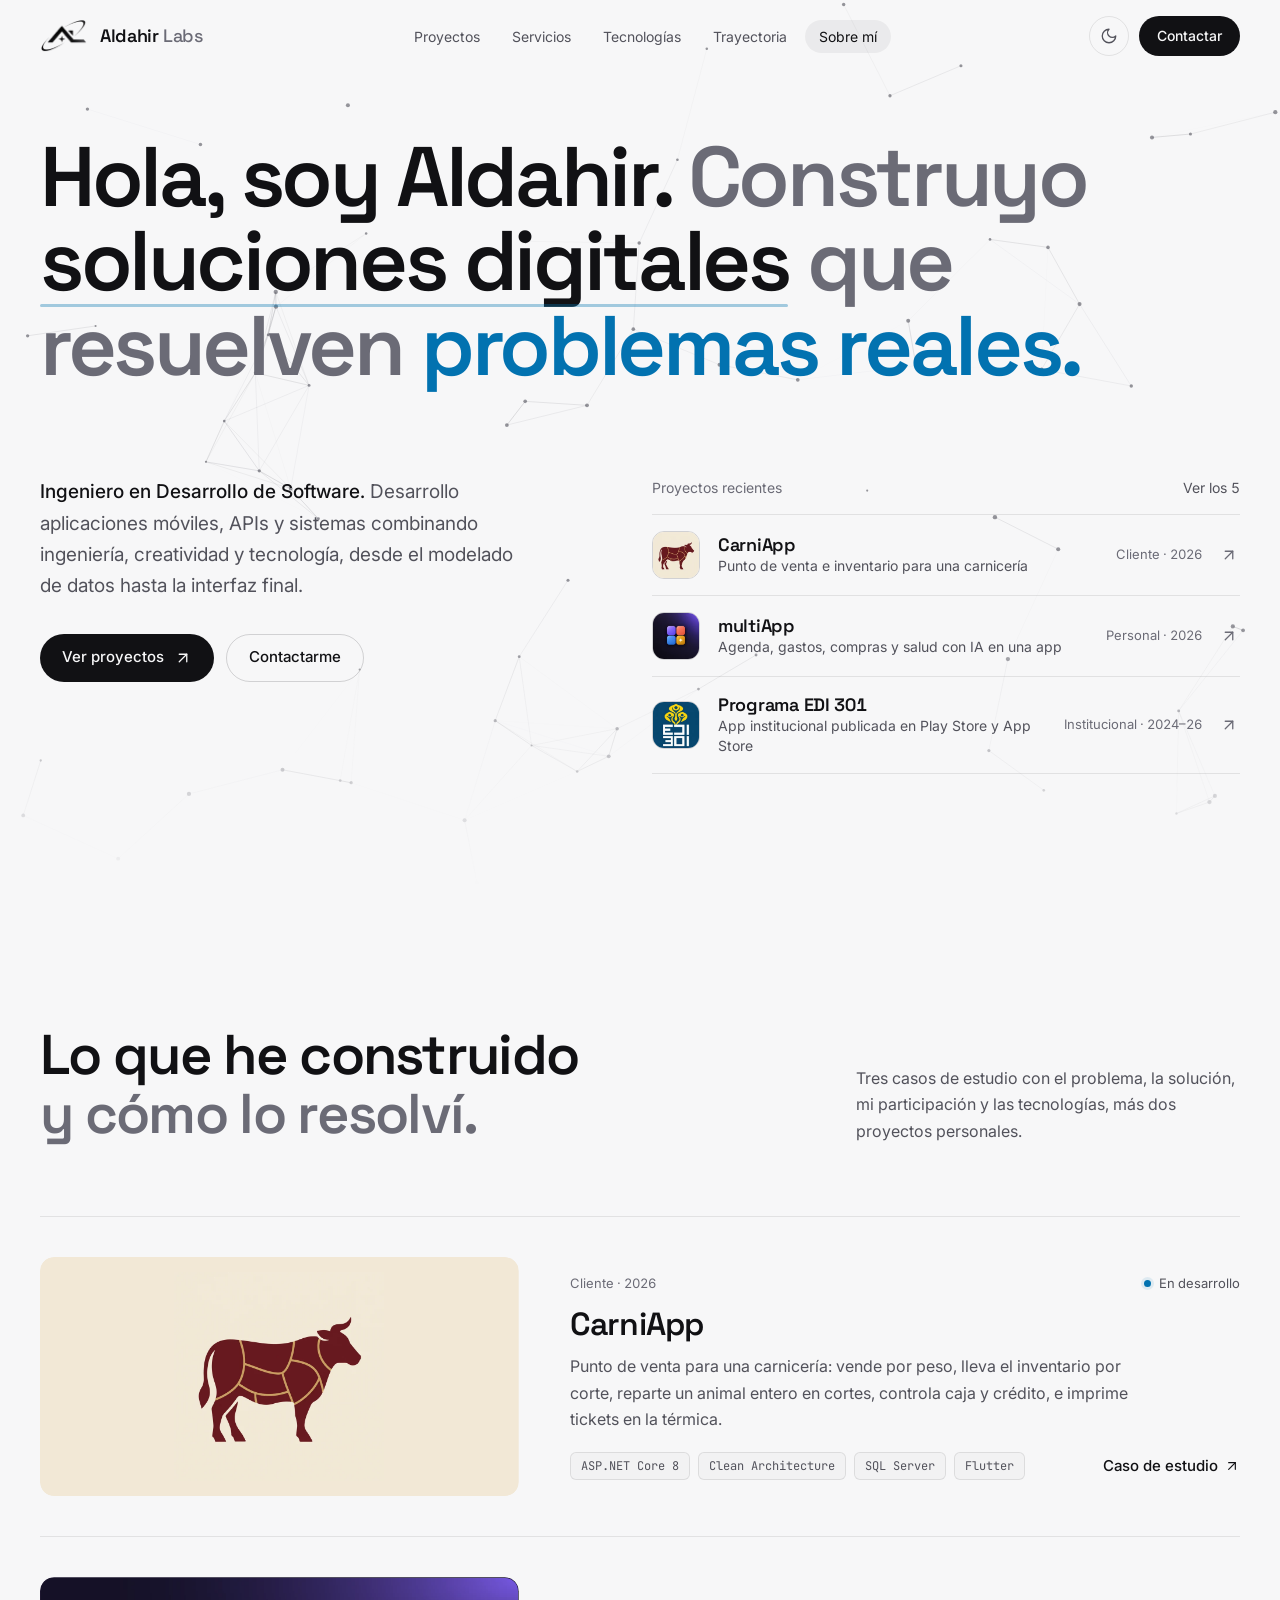
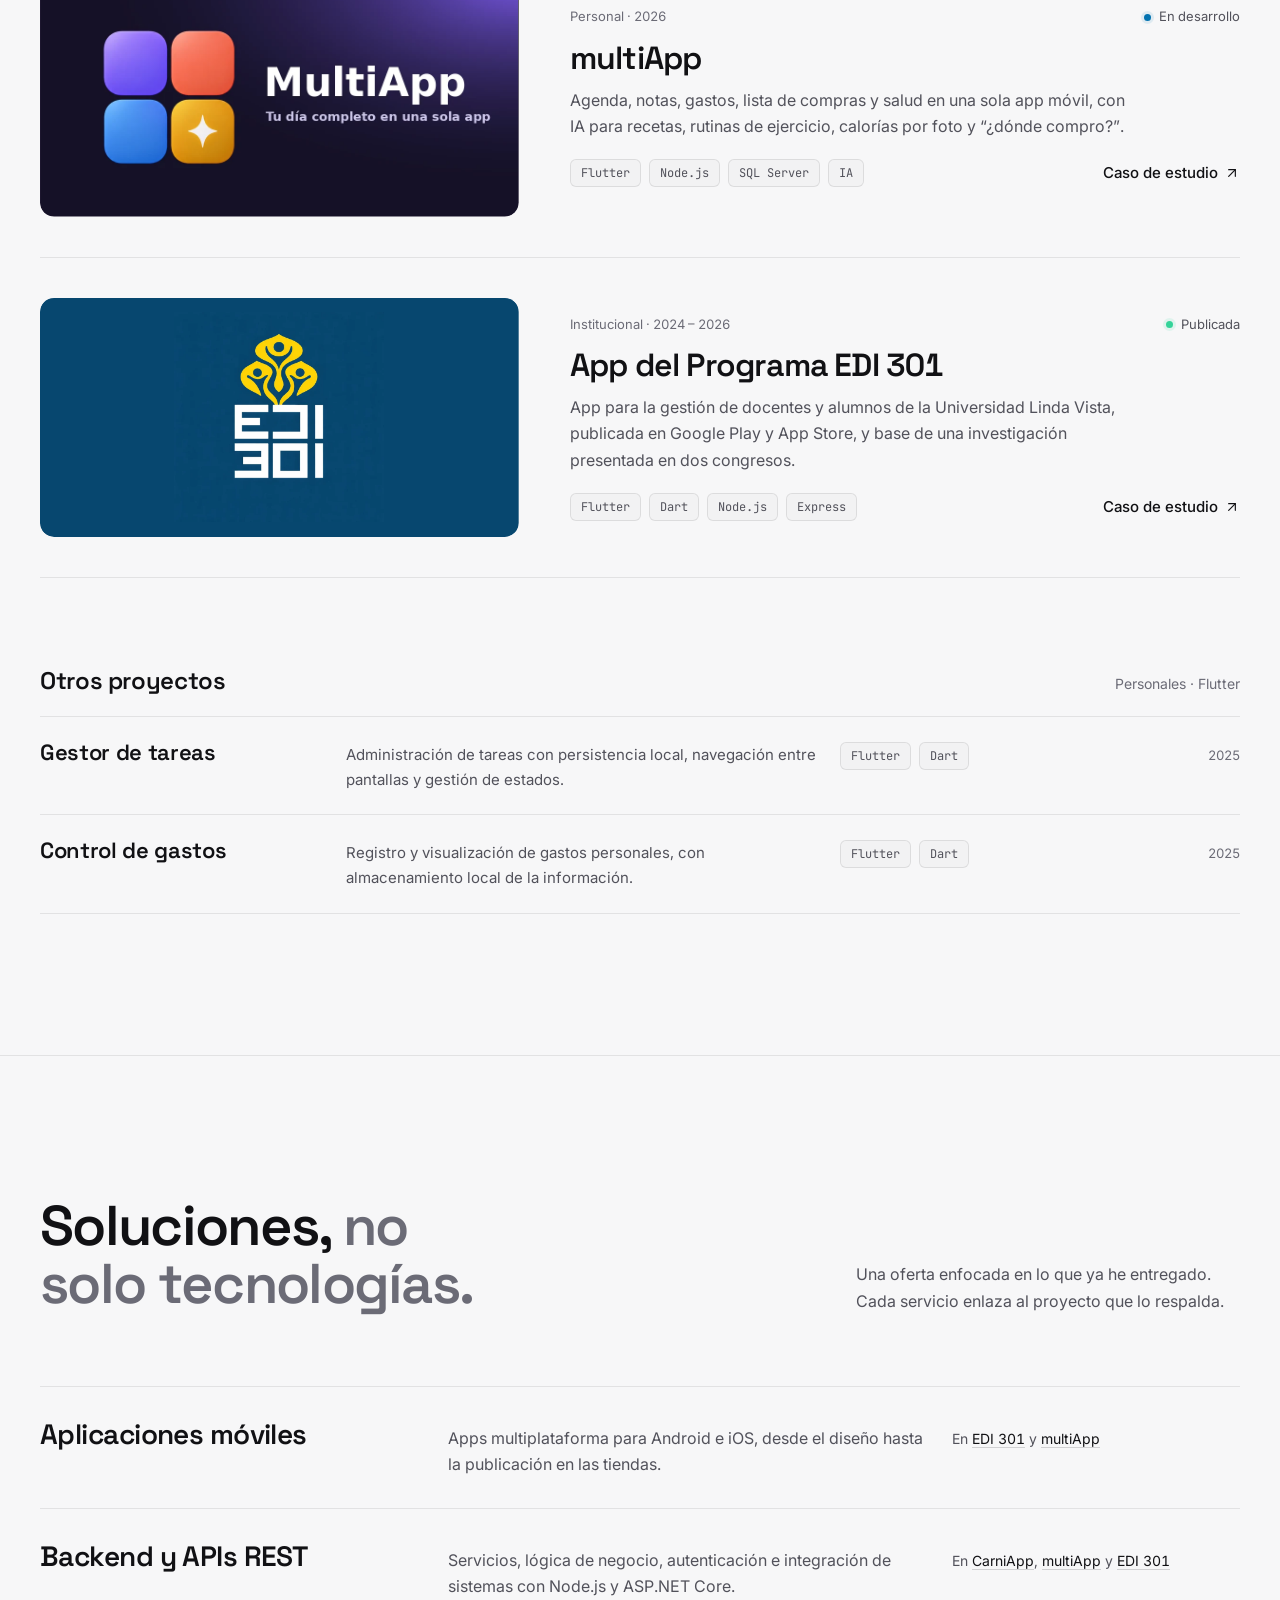
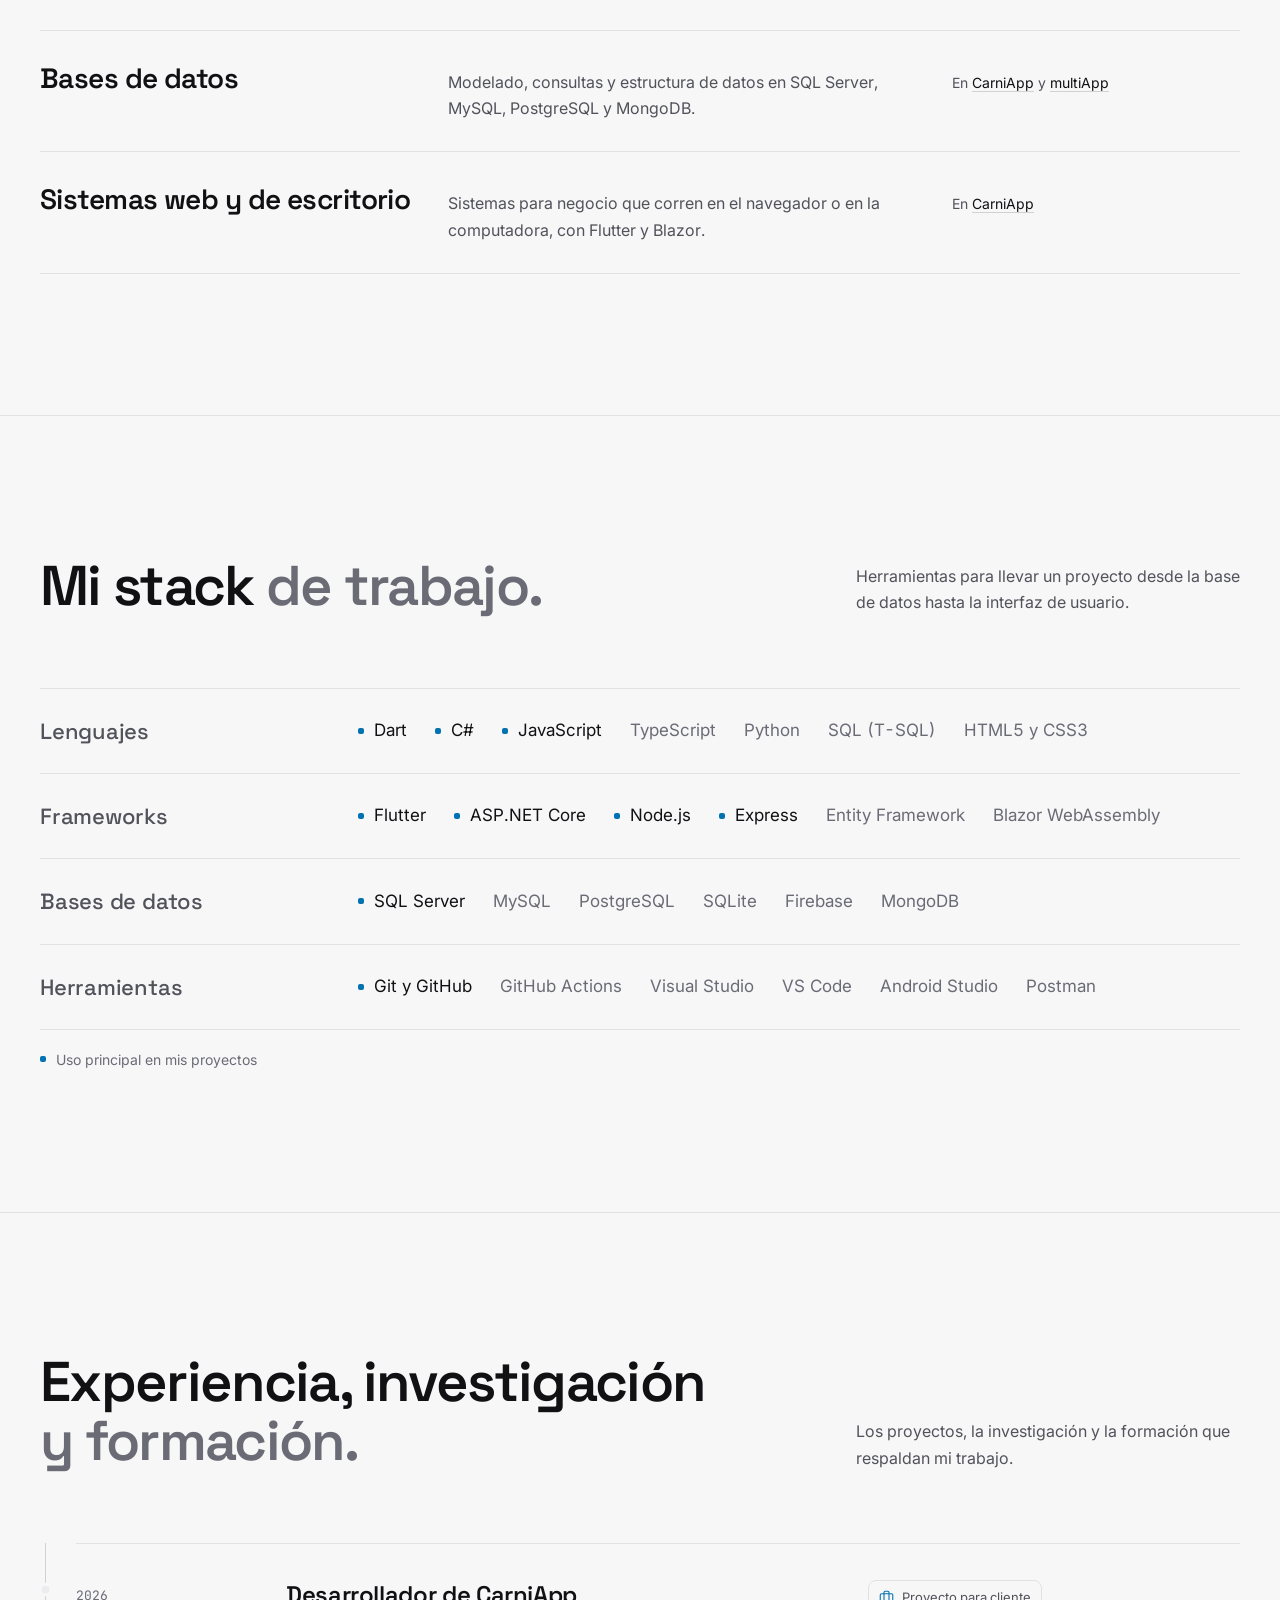
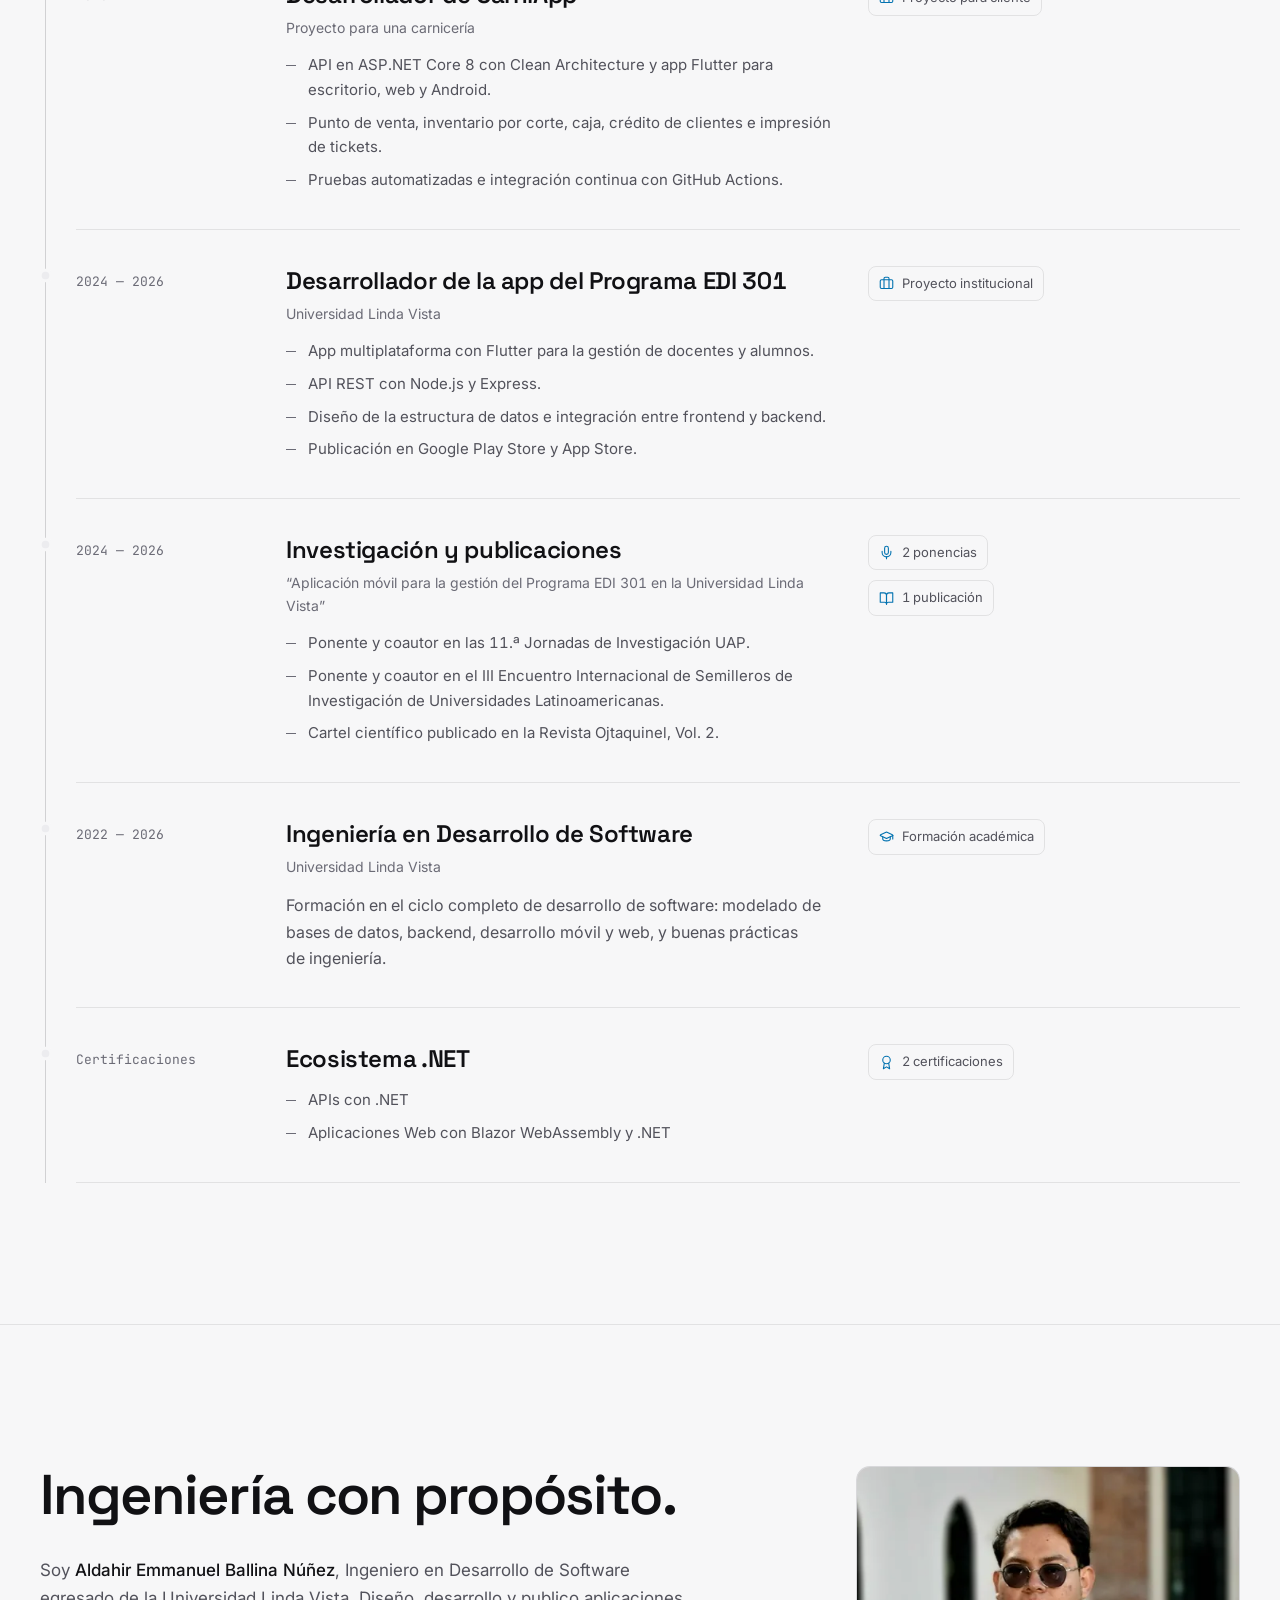
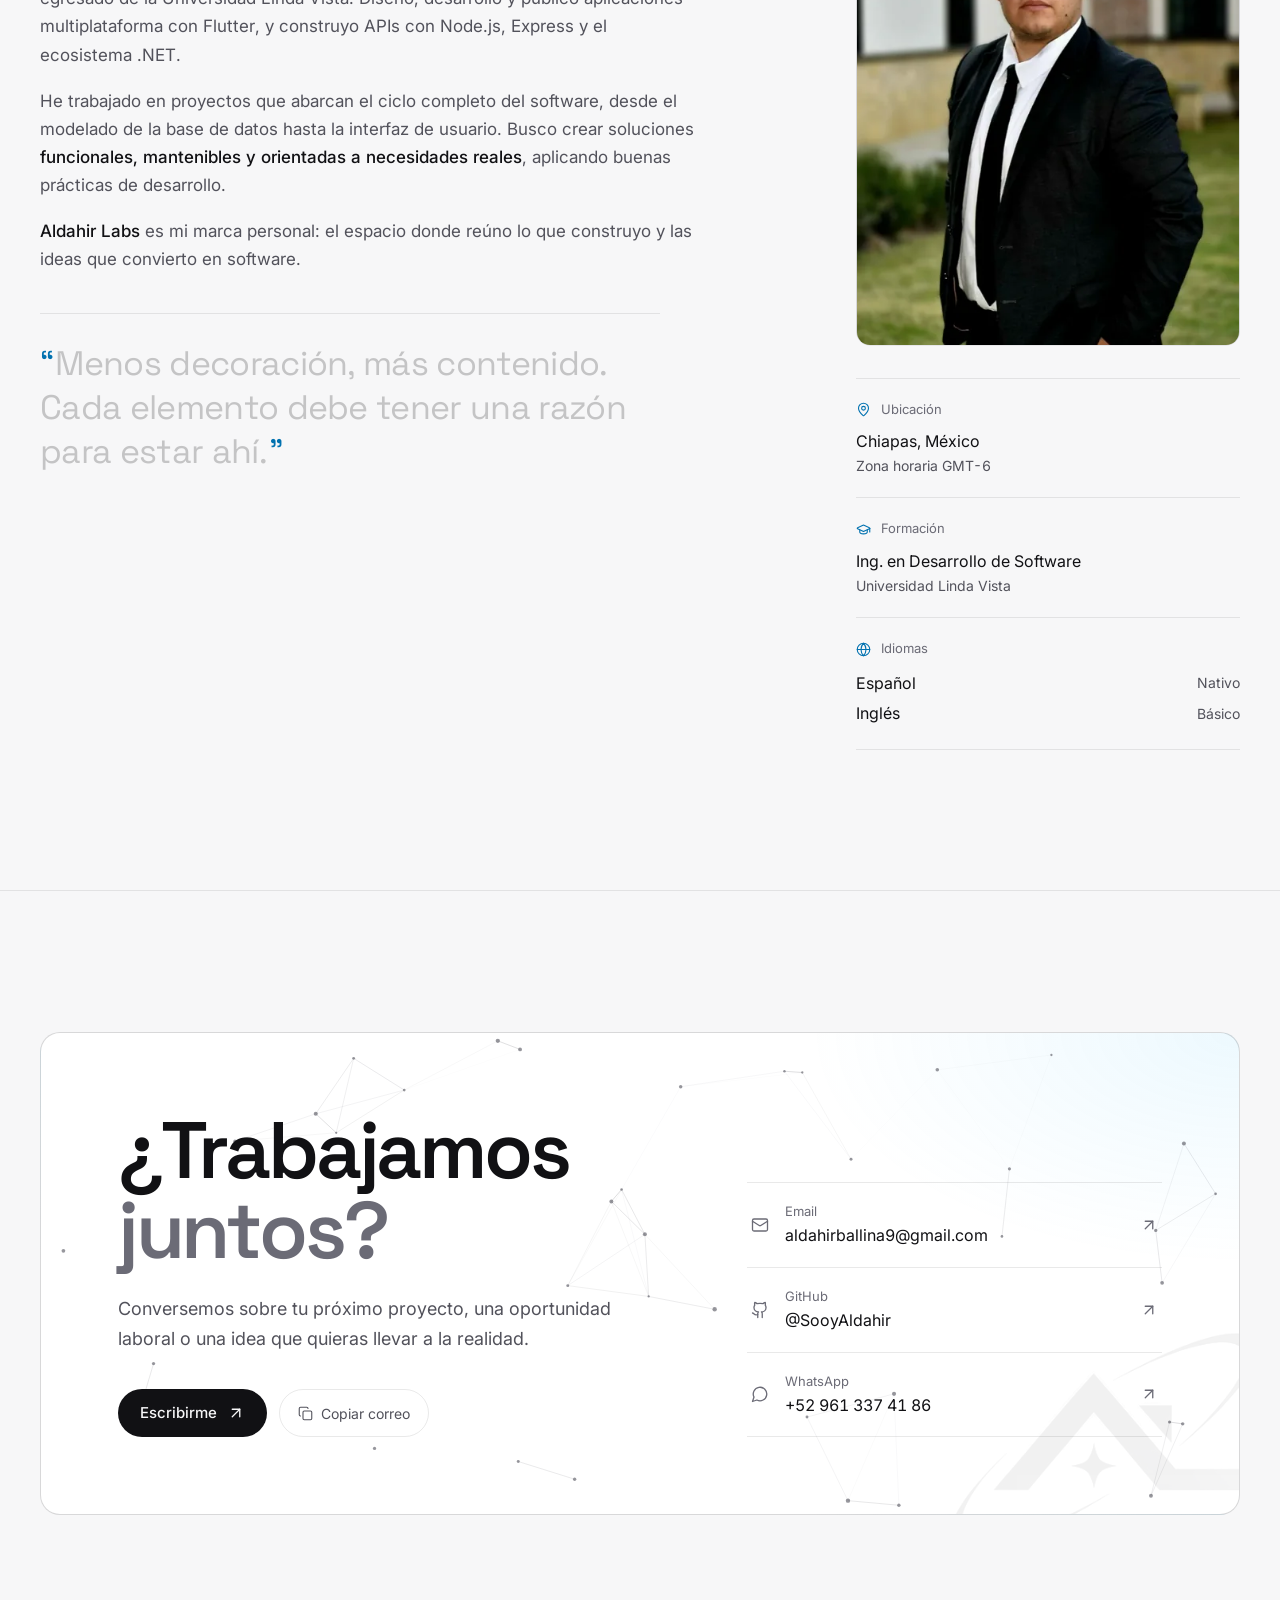
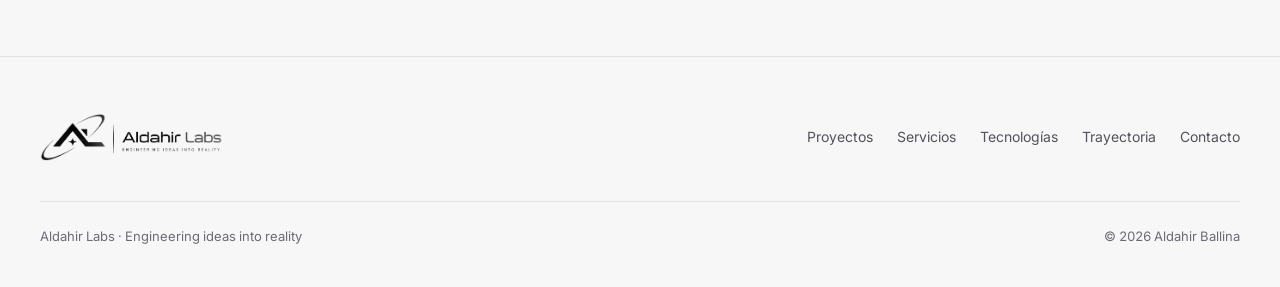
<file: index.html>
<!doctype html>
<html lang="es">
<head>
  <meta charset="utf-8">
  <meta name="viewport" content="width=device-width, initial-scale=1, viewport-fit=cover">
  <title>Aldahir Labs — Aldahir Ballina · Ingeniero en Desarrollo de Software</title>
  <meta name="description" content="Portafolio de Aldahir Ballina, Ingeniero en Desarrollo de Software. Aplicaciones móviles con Flutter, APIs REST con Node.js y ASP.NET Core, bases de datos y sistemas para negocio.">
  <meta name="author" content="Aldahir Emmanuel Ballina Núñez">
  <meta name="theme-color" content="#0b0b0d">
  <meta name="color-scheme" content="dark light">
  <script>
    // Tema: el elegido con el botón o, si no hay, el del sistema. Se aplica antes de pintar.
    (() => {
      let theme = null;
      try { theme = localStorage.getItem("al-theme"); } catch (e) {}
      if (theme !== "light" && theme !== "dark") theme = matchMedia("(prefers-color-scheme: light)").matches ? "light" : "dark";
      document.documentElement.dataset.theme = theme;
    })();
    // Movimiento al leer: se activa antes de pintar y se desactiva si main.js no carga
    if (!matchMedia("(prefers-reduced-motion: reduce)").matches) {
      document.documentElement.classList.add("motion");
      setTimeout(() => { if (!window.__alMotion) document.documentElement.classList.remove("motion"); }, 2500);
    }
  </script>

  <meta property="og:type" content="website">
  <meta property="og:locale" content="es_MX">
  <meta property="og:site_name" content="Aldahir Labs">
  <meta property="og:title" content="Aldahir Labs — Engineering ideas into reality">
  <meta property="og:description" content="Aplicaciones móviles, APIs y sistemas que resuelven problemas reales.">
  <meta property="og:image" content="https://aldahirlabs.com/assets/img/og-image.png">
  <meta name="twitter:card" content="summary_large_image">

  <link rel="icon" href="favicon.ico" sizes="any">
  <link rel="icon" href="assets/brand/favicon-64.png" type="image/png">
  <link rel="apple-touch-icon" href="assets/brand/apple-touch-icon.png">
  <link rel="manifest" href="site.webmanifest">

  <link rel="preconnect" href="https://fonts.googleapis.com">
  <link rel="preconnect" href="https://fonts.gstatic.com" crossorigin>
  <link href="https://fonts.googleapis.com/css2?family=Inter:wght@400;500;600&family=JetBrains+Mono:wght@400;500&family=Space+Grotesk:wght@500;600;700&display=swap" rel="stylesheet">
  <link rel="stylesheet" href="assets/css/styles.css">

  <script type="application/ld+json">
  {
    "@context": "https://schema.org",
    "@type": "Person",
    "name": "Aldahir Emmanuel Ballina Núñez",
    "jobTitle": "Ingeniero en Desarrollo de Software",
    "alumniOf": "Universidad Linda Vista",
    "email": "mailto:aldahirballina9@gmail.com",
    "address": { "@type": "PostalAddress", "addressRegion": "Chiapas", "addressCountry": "MX" },
    "sameAs": ["https://github.com/SooyAldahir"]
  }
  </script>
</head>
<body>
  <a class="skip-link" href="#main">Saltar al contenido</a>

  <!-- ============ Navbar ============ -->
  <header class="nav" id="nav">
    <div class="container nav-inner">
      <a href="#inicio" class="brand" aria-label="Aldahir Labs, inicio">
        <span class="brand-mark"><img src="assets/brand/isotipo.webp" alt="" width="48" height="34"><svg class="brand-glint" viewBox="0 0 24 24" aria-hidden="true"><path d="M12 0c.6 6.3 5.7 11.4 12 12-6.3.6-11.4 5.7-12 12-.6-6.3-5.7-11.4-12-12C6.3 11.4 11.4 6.3 12 0z"/></svg></span>
        <span class="brand-name">Aldahir <span>Labs</span></span>
      </a>
      <nav aria-label="Principal">
        <ul class="nav-links">
          <li><a href="#proyectos">Proyectos</a></li>
          <li><a href="#servicios">Servicios</a></li>
          <li><a href="#stack">Tecnologías</a></li>
          <li><a href="#trayectoria">Trayectoria</a></li>
          <li><a href="#sobre-mi">Sobre mí</a></li>
        </ul>
      </nav>
      <div class="nav-actions">
        <button class="theme-toggle" type="button" data-theme-toggle aria-label="Cambiar a modo claro"><svg class="icon icon-sun"><use href="assets/icons.svg#sun"/></svg><svg class="icon icon-moon"><use href="assets/icons.svg#moon"/></svg></button>
        <a href="#contacto" class="btn btn-primary btn-sm nav-cta">Contactar</a>
        <button class="nav-toggle" id="navToggle" aria-label="Abrir menú" aria-expanded="false" aria-controls="mobileMenu">
          <svg class="icon icon-lg"><use href="assets/icons.svg#menu"/></svg>
        </button>
      </div>
    </div>
  </header>

  <div class="mobile-menu" id="mobileMenu" aria-hidden="true">
    <a class="m-link" href="#proyectos">Proyectos <svg class="icon"><use href="assets/icons.svg#arrow-right"/></svg></a>
    <a class="m-link" href="#servicios">Servicios <svg class="icon"><use href="assets/icons.svg#arrow-right"/></svg></a>
    <a class="m-link" href="#stack">Tecnologías <svg class="icon"><use href="assets/icons.svg#arrow-right"/></svg></a>
    <a class="m-link" href="#trayectoria">Trayectoria <svg class="icon"><use href="assets/icons.svg#arrow-right"/></svg></a>
    <a class="m-link" href="#sobre-mi">Sobre mí <svg class="icon"><use href="assets/icons.svg#arrow-right"/></svg></a>
    <a class="btn btn-primary" href="#contacto">Contactar <svg class="icon icon-arrow"><use href="assets/icons.svg#arrow-up-right"/></svg></a>
  </div>

  <main id="main">

    <!-- ============ Hero ============ -->
    <section class="hero" id="inicio">
      <canvas class="node-net hero-net" aria-hidden="true"></canvas>
      <div class="container">
        <h1 class="hero-title">
          Hola, soy Aldahir. <span class="dim">Construyo <span class="rotator" aria-hidden="true"><span class="rot-item is-current">soluciones digitales</span><span class="rot-item">aplicaciones móviles</span><span class="rot-item">APIs y servicios REST</span><span class="rot-item">sistemas para negocio</span></span><span class="sr-only">soluciones digitales</span> que resuelven</span> <span class="accent">problemas reales.</span>
        </h1>

        <div class="hero-row">
          <div class="hero-intro">
            <p class="hero-lead">
              <strong>Ingeniero en Desarrollo de Software.</strong> Desarrollo aplicaciones móviles, APIs y sistemas combinando ingeniería, creatividad y tecnología, desde el modelado de datos hasta la interfaz final.
            </p>
            <div class="hero-actions">
              <a href="#proyectos" class="btn btn-primary">Ver proyectos <svg class="icon icon-arrow"><use href="assets/icons.svg#arrow-up-right"/></svg></a>
              <a href="#contacto" class="btn btn-ghost">Contactarme</a>
            </div>
          </div>

          <nav class="work-index" aria-label="Proyectos recientes">
            <div class="work-index-head">
              <span>Proyectos recientes</span>
              <a href="#proyectos">Ver los 5</a>
            </div>
            <a class="idx-row" href="proyectos/carniapp.html" style="--i:0">
              <span class="idx-thumb"><img src="assets/img/projects/carniapp-icon-160.webp" alt="" width="48" height="48"></span>
              <span><span class="idx-name">CarniApp</span><span class="idx-desc">Punto de venta e inventario para una carnicería</span></span>
              <span class="idx-meta">Cliente · 2026</span>
              <svg class="icon"><use href="assets/icons.svg#arrow-up-right"/></svg>
            </a>
            <a class="idx-row" href="proyectos/multiapp.html" style="--i:1">
              <span class="idx-thumb"><img src="assets/img/projects/multiapp-icon-160.webp" alt="" width="48" height="48"></span>
              <span><span class="idx-name">multiApp</span><span class="idx-desc">Agenda, gastos, compras y salud con IA en una app</span></span>
              <span class="idx-meta">Personal · 2026</span>
              <svg class="icon"><use href="assets/icons.svg#arrow-up-right"/></svg>
            </a>
            <a class="idx-row" href="proyectos/edi-301.html" style="--i:2">
              <span class="idx-thumb"><img src="assets/img/projects/edi301-logo-160.webp" alt="" width="48" height="48"></span>
              <span><span class="idx-name">Programa EDI 301</span><span class="idx-desc">App institucional publicada en Play Store y App Store</span></span>
              <span class="idx-meta">Institucional · 2024–26</span>
              <svg class="icon"><use href="assets/icons.svg#arrow-up-right"/></svg>
            </a>
          </nav>
        </div>
      </div>
    </section>

    <!-- ============ Proyectos ============ -->
    <section class="section" id="proyectos">
      <div class="container">
        <div class="section-head">
          <h2 class="h2" data-reveal="title">Lo que he construido <span class="dim">y cómo lo resolví.</span></h2>
          <p data-reveal="fade" style="--d:150ms">Tres casos de estudio con el problema, la solución, mi participación y las tecnologías, más dos proyectos personales.</p>
        </div>

        <div class="case-list">
          <!-- CarniApp -->
          <article class="case-row" data-reveal="case">
            <a class="case-visual visual-carni" href="proyectos/carniapp.html" aria-label="Caso de estudio de CarniApp">
              <img src="assets/img/projects/carniapp-icon-720.webp" alt="Ícono de CarniApp: silueta de una res dividida en cortes" width="720" height="720" loading="lazy">
            </a>
            <div class="case-body">
              <div class="case-top">
                <span class="case-kind">Cliente · 2026</span>
                <span class="status">En desarrollo</span>
              </div>
              <h3 class="case-title"><a href="proyectos/carniapp.html">CarniApp</a></h3>
              <p class="case-desc">Punto de venta para una carnicería: vende por peso, lleva el inventario por corte, reparte un animal entero en cortes, controla caja y crédito, e imprime tickets en la térmica.</p>
              <div class="case-foot">
                <div class="chips"><span class="chip">ASP.NET Core 8</span><span class="chip">Clean Architecture</span><span class="chip">SQL Server</span><span class="chip">Flutter</span></div>
                <a class="link-arrow" href="proyectos/carniapp.html">Caso de estudio <svg class="icon"><use href="assets/icons.svg#arrow-up-right"/></svg></a>
              </div>
            </div>
          </article>

          <!-- multiApp -->
          <article class="case-row" data-reveal="case">
            <a class="case-visual visual-multi" href="proyectos/multiapp.html" aria-label="Caso de estudio de multiApp">
              <img src="assets/img/projects/multiapp-feature.webp" alt="Gráfico de multiApp: cuatro bloques de colores y el lema Tu día completo en una sola app" width="1024" height="500" loading="lazy">
            </a>
            <div class="case-body">
              <div class="case-top">
                <span class="case-kind">Personal · 2026</span>
                <span class="status">En desarrollo</span>
              </div>
              <h3 class="case-title"><a href="proyectos/multiapp.html">multiApp</a></h3>
              <p class="case-desc">Agenda, notas, gastos, lista de compras y salud en una sola app móvil, con IA para recetas, rutinas de ejercicio, calorías por foto y “¿dónde compro?”.</p>
              <div class="case-foot">
                <div class="chips"><span class="chip">Flutter</span><span class="chip">Node.js</span><span class="chip">SQL Server</span><span class="chip">IA</span></div>
                <a class="link-arrow" href="proyectos/multiapp.html">Caso de estudio <svg class="icon"><use href="assets/icons.svg#arrow-up-right"/></svg></a>
              </div>
            </div>
          </article>

          <!-- EDI 301 -->
          <article class="case-row" data-reveal="case">
            <a class="case-visual visual-edi-logo" href="proyectos/edi-301.html" aria-label="Caso de estudio de la app del Programa EDI 301">
              <img src="assets/img/projects/edi301-logo-720.webp" alt="Logo del Programa EDI 301" width="720" height="720" loading="lazy">
            </a>
            <div class="case-body">
              <div class="case-top">
                <span class="case-kind">Institucional · 2024 – 2026</span>
                <span class="status is-done">Publicada</span>
              </div>
              <h3 class="case-title"><a href="proyectos/edi-301.html">App del Programa EDI 301</a></h3>
              <p class="case-desc">App para la gestión de docentes y alumnos de la Universidad Linda Vista, publicada en Google Play y App Store, y base de una investigación presentada en dos congresos.</p>
              <div class="case-foot">
                <div class="chips"><span class="chip">Flutter</span><span class="chip">Dart</span><span class="chip">Node.js</span><span class="chip">Express</span></div>
                <a class="link-arrow" href="proyectos/edi-301.html">Caso de estudio <svg class="icon"><use href="assets/icons.svg#arrow-up-right"/></svg></a>
              </div>
            </div>
          </article>
        </div>

        <div class="more">
          <div class="more-head" data-reveal="fade">
            <h3 class="h3">Otros proyectos</h3>
            <p>Personales · Flutter</p>
          </div>
          <div class="more-row" data-reveal="line">
            <h4 class="h3">Gestor de tareas</h4>
            <p>Administración de tareas con persistencia local, navegación entre pantallas y gestión de estados.</p>
            <div class="chips"><span class="chip">Flutter</span><span class="chip">Dart</span></div>
            <span class="year">2025</span>
          </div>
          <div class="more-row" data-reveal="line">
            <h4 class="h3">Control de gastos</h4>
            <p>Registro y visualización de gastos personales, con almacenamiento local de la información.</p>
            <div class="chips"><span class="chip">Flutter</span><span class="chip">Dart</span></div>
            <span class="year">2025</span>
          </div>
        </div>
      </div>
    </section>

    <!-- ============ Servicios ============ -->
    <section class="section" id="servicios">
      <div class="container">
        <div class="section-head">
          <h2 class="h2" data-reveal="title">Soluciones, <span class="dim">no solo tecnologías.</span></h2>
          <p data-reveal="fade" style="--d:150ms">Una oferta enfocada en lo que ya he entregado. Cada servicio enlaza al proyecto que lo respalda.</p>
        </div>

        <div class="offers">
          <div class="offer-row" data-reveal="line">
            <h3 class="h3">Aplicaciones móviles</h3>
            <p>Apps multiplataforma para Android e iOS, desde el diseño hasta la publicación en las tiendas.</p>
            <p class="proof">En <a href="proyectos/edi-301.html">EDI 301</a> y <a href="proyectos/multiapp.html">multiApp</a></p>
          </div>
          <div class="offer-row" data-reveal="line">
            <h3 class="h3">Backend y APIs REST</h3>
            <p>Servicios, lógica de negocio, autenticación e integración de sistemas con Node.js y ASP.NET Core.</p>
            <p class="proof">En <a href="proyectos/carniapp.html">CarniApp</a>, <a href="proyectos/multiapp.html">multiApp</a> y <a href="proyectos/edi-301.html">EDI 301</a></p>
          </div>
          <div class="offer-row" data-reveal="line">
            <h3 class="h3">Bases de datos</h3>
            <p>Modelado, consultas y estructura de datos en SQL Server, MySQL, PostgreSQL y MongoDB.</p>
            <p class="proof">En <a href="proyectos/carniapp.html">CarniApp</a> y <a href="proyectos/multiapp.html">multiApp</a></p>
          </div>
          <div class="offer-row" data-reveal="line">
            <h3 class="h3">Sistemas web y de escritorio</h3>
            <p>Sistemas para negocio que corren en el navegador o en la computadora, con Flutter y Blazor.</p>
            <p class="proof">En <a href="proyectos/carniapp.html">CarniApp</a></p>
          </div>
        </div>
      </div>
    </section>

    <!-- ============ Tecnologías ============ -->
    <section class="section" id="stack">
      <div class="container">
        <div class="section-head">
          <h2 class="h2" data-reveal="title">Mi stack <span class="dim">de trabajo.</span></h2>
          <p data-reveal="fade" style="--d:150ms">Herramientas para llevar un proyecto desde la base de datos hasta la interfaz de usuario.</p>
        </div>

        <div class="stack-row" data-reveal="stack">
          <h3>Lenguajes</h3>
          <ul class="stack-items"><li class="core">Dart</li><li class="core">C#</li><li class="core">JavaScript</li><li>TypeScript</li><li>Python</li><li>SQL (T-SQL)</li><li>HTML5 y CSS3</li></ul>
        </div>
        <div class="stack-row" data-reveal="stack">
          <h3>Frameworks</h3>
          <ul class="stack-items"><li class="core">Flutter</li><li class="core">ASP.NET Core</li><li class="core">Node.js</li><li class="core">Express</li><li>Entity Framework</li><li>Blazor WebAssembly</li></ul>
        </div>
        <div class="stack-row" data-reveal="stack">
          <h3>Bases de datos</h3>
          <ul class="stack-items"><li class="core">SQL Server</li><li>MySQL</li><li>PostgreSQL</li><li>SQLite</li><li>Firebase</li><li>MongoDB</li></ul>
        </div>
        <div class="stack-row" data-reveal="stack">
          <h3>Herramientas</h3>
          <ul class="stack-items"><li class="core">Git y GitHub</li><li>GitHub Actions</li><li>Visual Studio</li><li>VS Code</li><li>Android Studio</li><li>Postman</li></ul>
        </div>
        <p class="stack-note"><i></i> Uso principal en mis proyectos</p>
      </div>
    </section>

    <!-- ============ Trayectoria ============ -->
    <section class="section" id="trayectoria">
      <div class="container">
        <div class="section-head">
          <h2 class="h2" data-reveal="title">Experiencia, investigación <span class="dim">y formación.</span></h2>
          <p data-reveal="fade" style="--d:150ms">Los proyectos, la investigación y la formación que respaldan mi trabajo.</p>
        </div>

        <ol class="timeline">
          <li class="tl-item" data-reveal="fade">
            <div class="tl-date">2026</div>
            <div class="tl-main">
              <h3 class="h3">Desarrollador de CarniApp</h3>
              <span class="tl-org">Proyecto para una carnicería</span>
              <ul>
                <li>API en ASP.NET Core 8 con Clean Architecture y app Flutter para escritorio, web y Android.</li>
                <li>Punto de venta, inventario por corte, caja, crédito de clientes e impresión de tickets.</li>
                <li>Pruebas automatizadas e integración continua con GitHub Actions.</li>
              </ul>
            </div>
            <div class="tl-side">
              <span class="tl-tag"><svg class="icon"><use href="assets/icons.svg#briefcase"/></svg>Proyecto para cliente</span>
            </div>
          </li>

          <li class="tl-item" data-reveal="fade">
            <div class="tl-date">2024 — 2026</div>
            <div class="tl-main">
              <h3 class="h3">Desarrollador de la app del Programa EDI 301</h3>
              <span class="tl-org">Universidad Linda Vista</span>
              <ul>
                <li>App multiplataforma con Flutter para la gestión de docentes y alumnos.</li>
                <li>API REST con Node.js y Express.</li>
                <li>Diseño de la estructura de datos e integración entre frontend y backend.</li>
                <li>Publicación en Google Play Store y App Store.</li>
              </ul>
            </div>
            <div class="tl-side">
              <span class="tl-tag"><svg class="icon"><use href="assets/icons.svg#briefcase"/></svg>Proyecto institucional</span>
            </div>
          </li>

          <li class="tl-item" data-reveal="fade">
            <div class="tl-date">2024 — 2026</div>
            <div class="tl-main">
              <h3 class="h3">Investigación y publicaciones</h3>
              <span class="tl-org">“Aplicación móvil para la gestión del Programa EDI 301 en la Universidad Linda Vista”</span>
              <ul>
                <li>Ponente y coautor en las 11.ª Jornadas de Investigación UAP.</li>
                <li>Ponente y coautor en el III Encuentro Internacional de Semilleros de Investigación de Universidades Latinoamericanas.</li>
                <li>Cartel científico publicado en la Revista Ojtaquinel, Vol. 2.</li>
              </ul>
            </div>
            <div class="tl-side">
              <span class="tl-tag"><svg class="icon"><use href="assets/icons.svg#mic"/></svg>2 ponencias</span>
              <span class="tl-tag"><svg class="icon"><use href="assets/icons.svg#book"/></svg>1 publicación</span>
            </div>
          </li>

          <li class="tl-item" data-reveal="fade">
            <div class="tl-date">2022 — 2026</div>
            <div class="tl-main">
              <h3 class="h3">Ingeniería en Desarrollo de Software</h3>
              <span class="tl-org">Universidad Linda Vista</span>
              <p>Formación en el ciclo completo de desarrollo de software: modelado de bases de datos, backend, desarrollo móvil y web, y buenas prácticas de ingeniería.</p>
            </div>
            <div class="tl-side">
              <span class="tl-tag"><svg class="icon"><use href="assets/icons.svg#graduation"/></svg>Formación académica</span>
            </div>
          </li>

          <li class="tl-item" data-reveal="fade">
            <div class="tl-date">Certificaciones</div>
            <div class="tl-main">
              <h3 class="h3">Ecosistema .NET</h3>
              <ul>
                <li>APIs con .NET</li>
                <li>Aplicaciones Web con Blazor WebAssembly y .NET</li>
              </ul>
            </div>
            <div class="tl-side">
              <span class="tl-tag"><svg class="icon"><use href="assets/icons.svg#award"/></svg>2 certificaciones</span>
            </div>
          </li>
        </ol>
      </div>
    </section>

    <!-- ============ Sobre mí ============ -->
    <section class="section" id="sobre-mi">
      <div class="container about">
        <figure class="about-photo" data-reveal="figure">
          <img src="assets/img/aldahir-800.webp" srcset="assets/img/aldahir-480.webp 480w, assets/img/aldahir-800.webp 800w" sizes="(max-width: 900px) 320px, 380px" alt="Aldahir Ballina con traje oscuro, camisa blanca y corbata" width="800" height="1000" loading="lazy">
        </figure>
        <div class="about-copy">
          <h2 class="h2" data-reveal="title">Ingeniería con propósito.</h2>
          <p data-reveal="fade">Soy <strong>Aldahir Emmanuel Ballina Núñez</strong>, Ingeniero en Desarrollo de Software egresado de la Universidad Linda Vista. Diseño, desarrollo y publico aplicaciones multiplataforma con Flutter, y construyo APIs con Node.js, Express y el ecosistema .NET.</p>
          <p data-reveal="fade" style="--d:80ms">He trabajado en proyectos que abarcan el ciclo completo del software, desde el modelado de la base de datos hasta la interfaz de usuario. Busco crear soluciones <strong>funcionales, mantenibles y orientadas a necesidades reales</strong>, aplicando buenas prácticas de desarrollo.</p>
          <p data-reveal="fade" style="--d:160ms"><strong>Aldahir Labs</strong> es mi marca personal: el espacio donde reúno lo que construyo y las ideas que convierto en software.</p>
          <div class="principle">
            <p>Menos decoración, más contenido. Cada elemento debe tener una razón para estar ahí.</p>
          </div>
        </div>

        <div class="about-side" data-reveal="list">
          <div class="fact">
            <div class="fact-label"><svg class="icon"><use href="assets/icons.svg#map-pin"/></svg>Ubicación</div>
            <div class="fact-value">Chiapas, México<small>Zona horaria GMT-6</small></div>
          </div>
          <div class="fact">
            <div class="fact-label"><svg class="icon"><use href="assets/icons.svg#graduation"/></svg>Formación</div>
            <div class="fact-value">Ing. en Desarrollo de Software<small>Universidad Linda Vista</small></div>
          </div>
          <div class="fact">
            <div class="fact-label"><svg class="icon"><use href="assets/icons.svg#globe"/></svg>Idiomas</div>
            <div class="lang"><span>Español</span><span>Nativo</span></div>
            <div class="lang"><span>Inglés</span><span>Básico</span></div>
          </div>
        </div>
      </div>
    </section>

    <!-- ============ Contacto ============ -->
    <section class="section" id="contacto">
      <div class="container">
        <div class="contact-card" data-reveal="fade">
          <canvas class="node-net contact-net" aria-hidden="true"></canvas>
          <div class="contact-grid">
            <div>
              <h2 class="contact-title" data-reveal="title">¿Trabajamos<br><span class="dim">juntos?</span></h2>
              <p class="contact-lead" data-reveal="fade" style="--d:150ms">Conversemos sobre tu próximo proyecto, una oportunidad laboral o una idea que quieras llevar a la realidad.</p>
              <div class="hero-actions">
                <a href="mailto:aldahirballina9@gmail.com" class="btn btn-primary">Escribirme <svg class="icon icon-arrow"><use href="assets/icons.svg#arrow-up-right"/></svg></a>
                <button class="copy-btn" id="copyEmail" data-email="aldahirballina9@gmail.com" type="button">
                  <svg class="icon"><use href="assets/icons.svg#copy"/></svg><span>Copiar correo</span>
                </button>
              </div>
            </div>
            <div class="contact-links" data-reveal="list">
              <a class="contact-link" href="mailto:aldahirballina9@gmail.com">
                <svg class="icon"><use href="assets/icons.svg#mail"/></svg>
                <span class="cl-text"><span class="cl-label">Email</span><span class="cl-value">aldahirballina9@gmail.com</span></span>
                <svg class="icon icon-arrow"><use href="assets/icons.svg#arrow-up-right"/></svg>
              </a>
              <a class="contact-link" href="https://github.com/SooyAldahir" target="_blank" rel="noopener">
                <svg class="icon"><use href="assets/icons.svg#github"/></svg>
                <span class="cl-text"><span class="cl-label">GitHub</span><span class="cl-value">@SooyAldahir</span></span>
                <svg class="icon icon-arrow"><use href="assets/icons.svg#arrow-up-right"/></svg>
              </a>
              <a class="contact-link" href="https://wa.me/529613374186" target="_blank" rel="noopener">
                <svg class="icon"><use href="assets/icons.svg#message"/></svg>
                <span class="cl-text"><span class="cl-label">WhatsApp</span><span class="cl-value">+52 961 337 41 86</span></span>
                <svg class="icon icon-arrow"><use href="assets/icons.svg#arrow-up-right"/></svg>
              </a>
            </div>
          </div>
        </div>
      </div>
    </section>
  </main>

  <!-- ============ Footer ============ -->
  <footer class="footer">
    <div class="container">
      <div class="footer-top">
        <img src="assets/brand/logo-full.webp" alt="Aldahir Labs, Engineering ideas into reality" width="183" height="48" loading="lazy">
        <nav class="footer-nav" aria-label="Pie de página">
          <a href="#proyectos">Proyectos</a>
          <a href="#servicios">Servicios</a>
          <a href="#stack">Tecnologías</a>
          <a href="#trayectoria">Trayectoria</a>
          <a href="#contacto">Contacto</a>
        </nav>
      </div>
      <div class="footer-bottom">
        <span>Aldahir Labs · Engineering ideas into reality</span>
        <span>© <span data-year>2026</span> Aldahir Ballina</span>
      </div>
    </div>
  </footer>

  <script src="assets/js/main.js" defer></script>
</body>
</html>
</file>
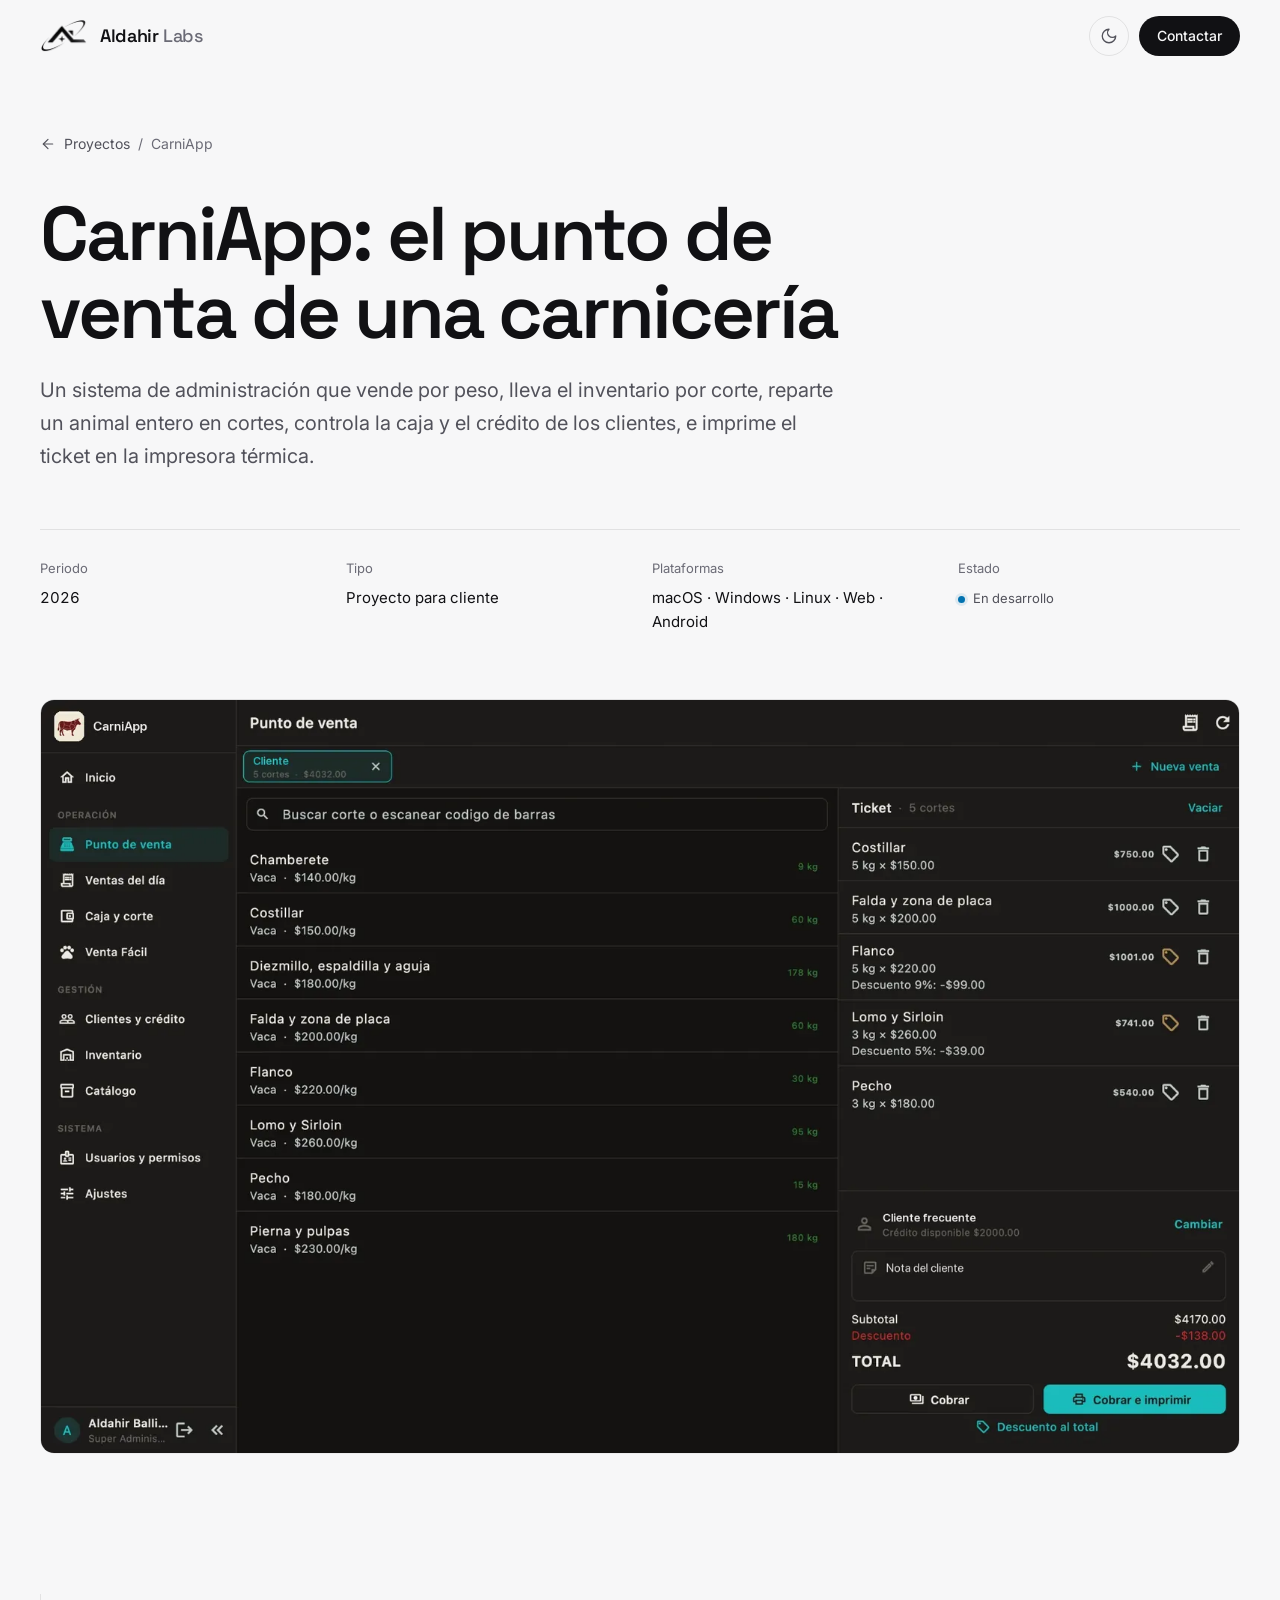
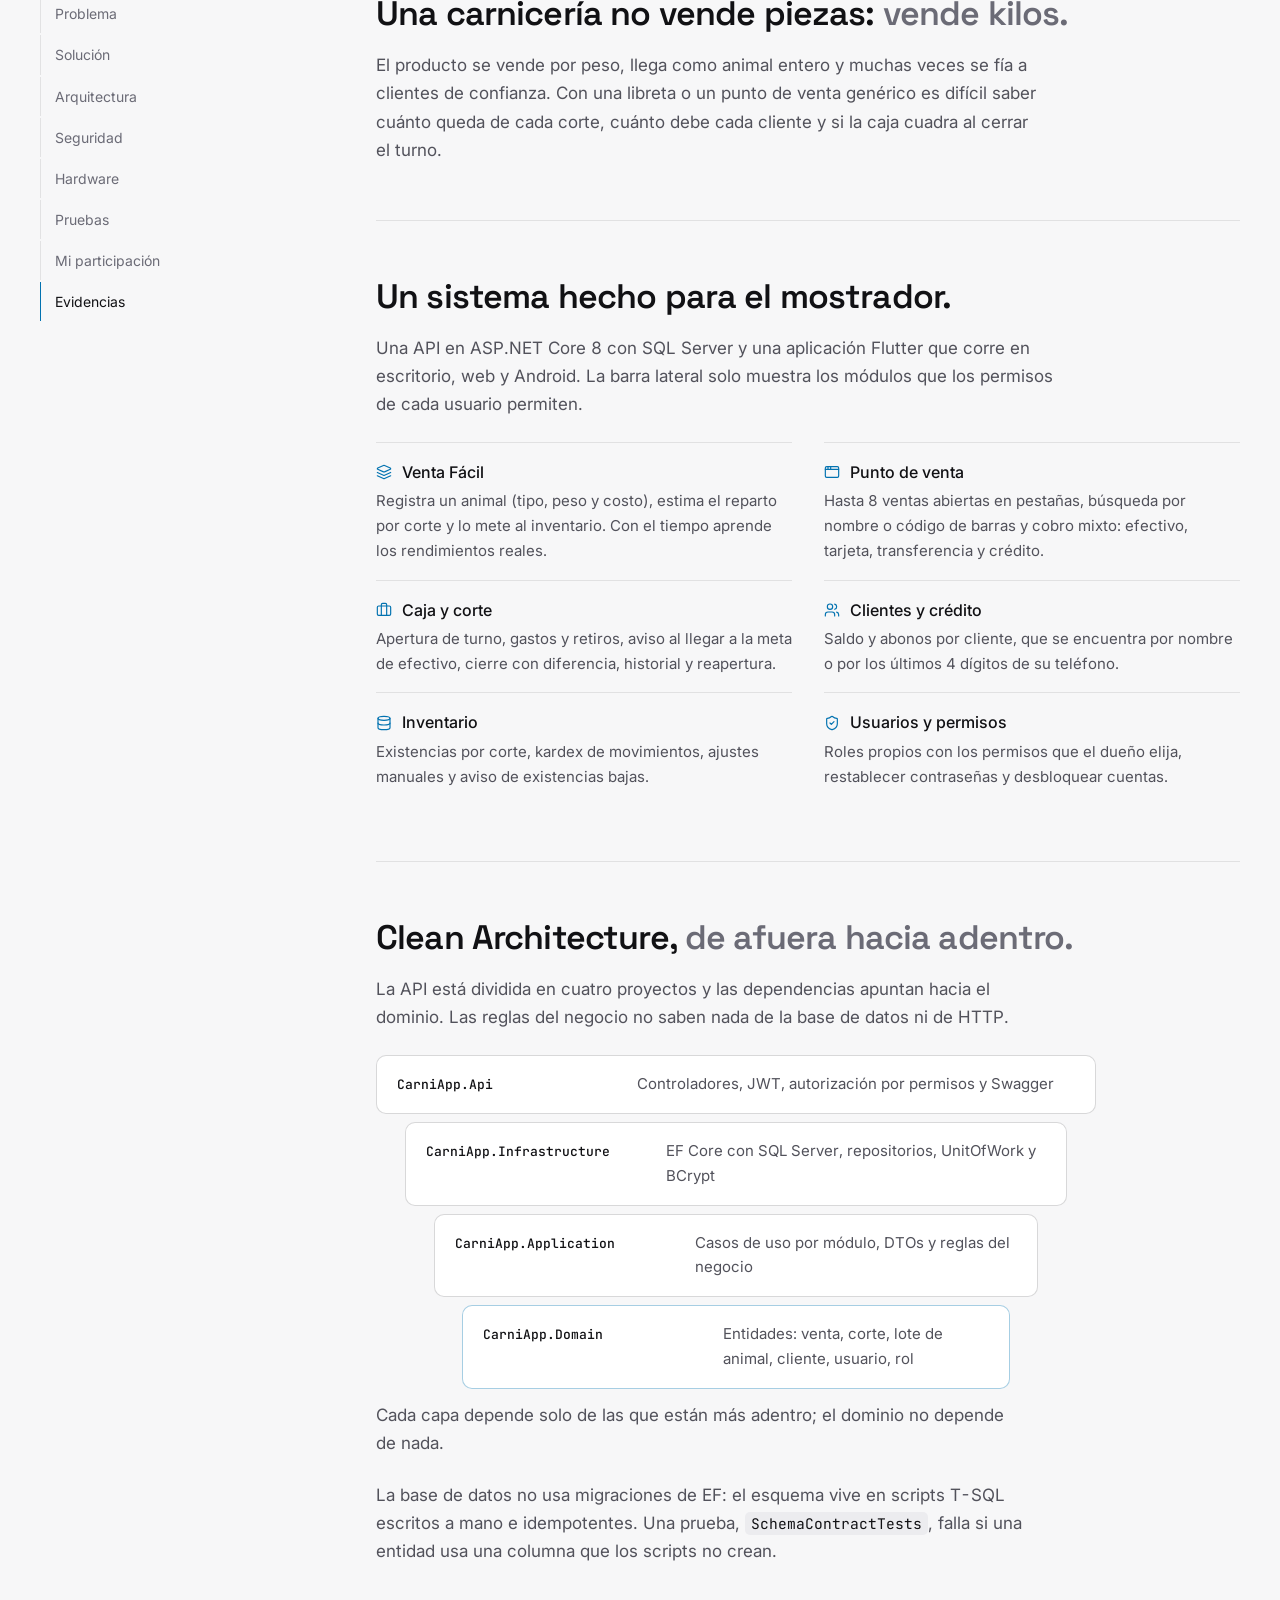
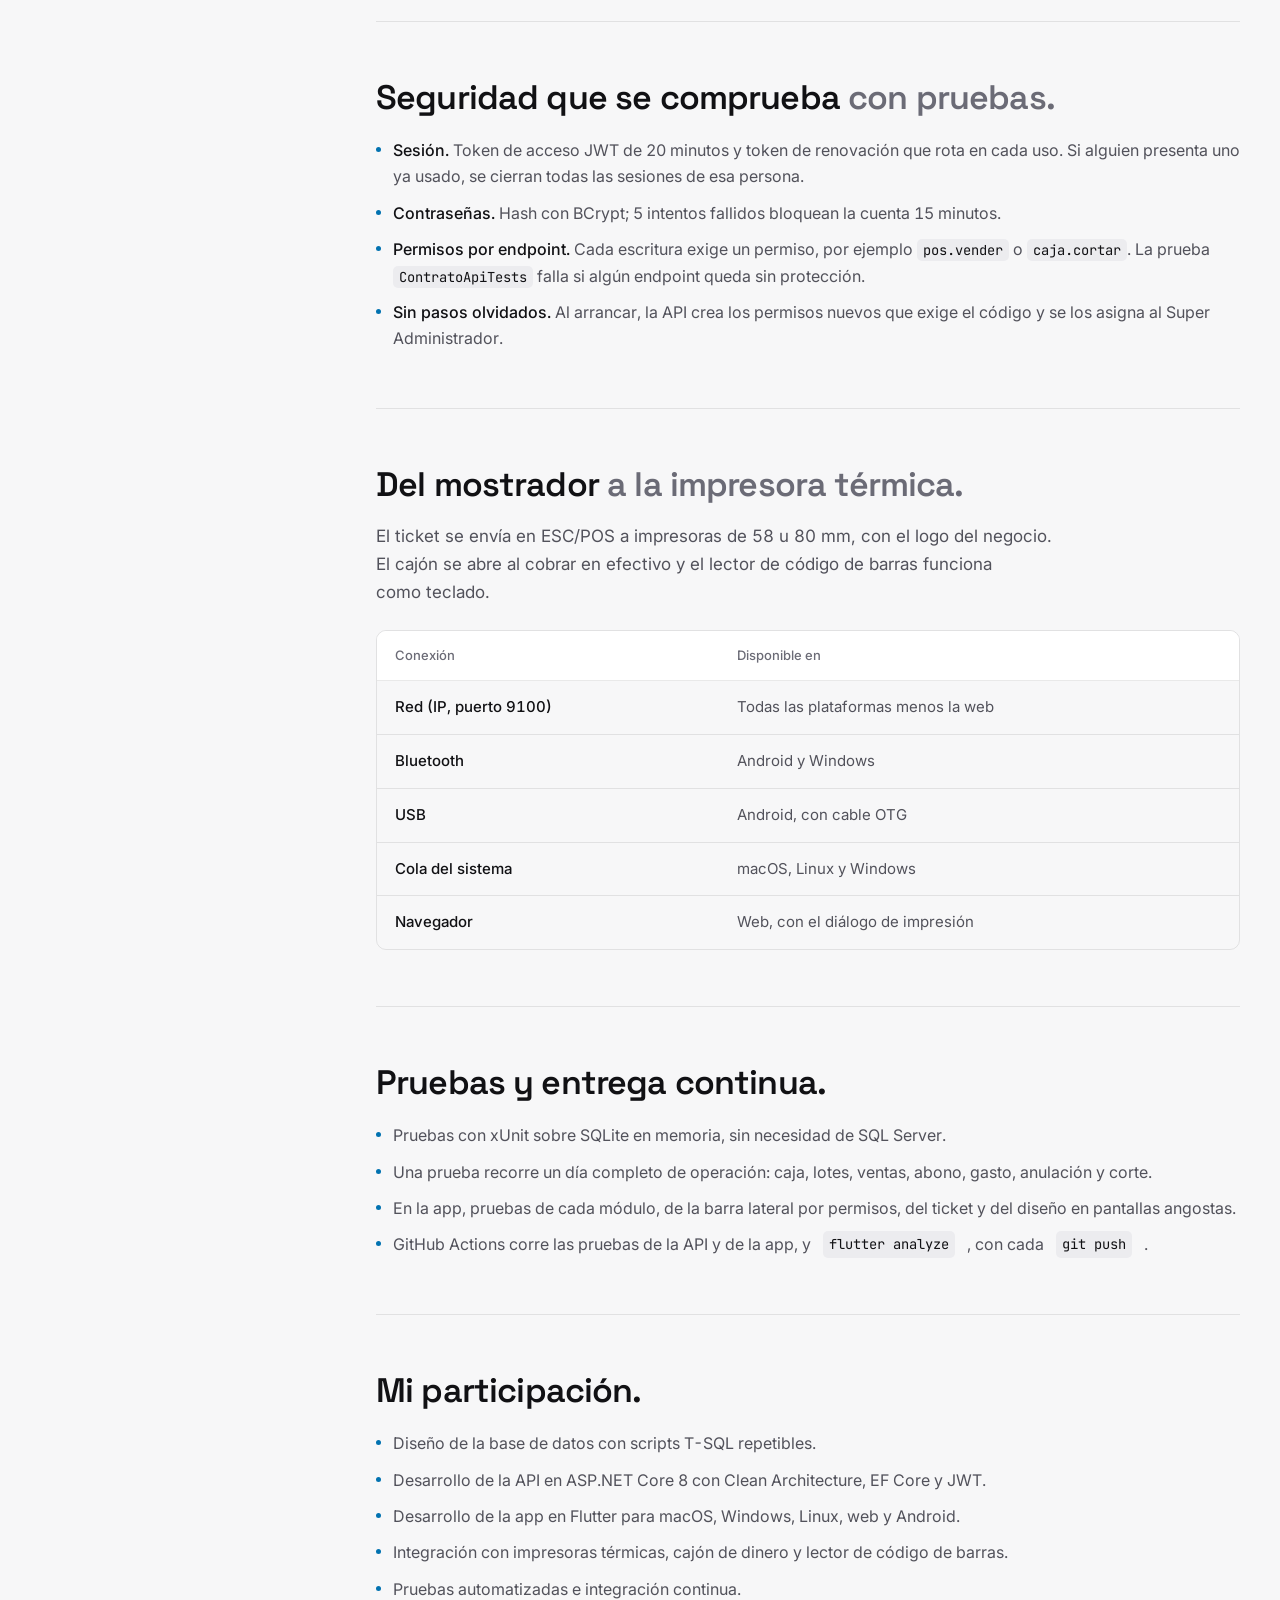
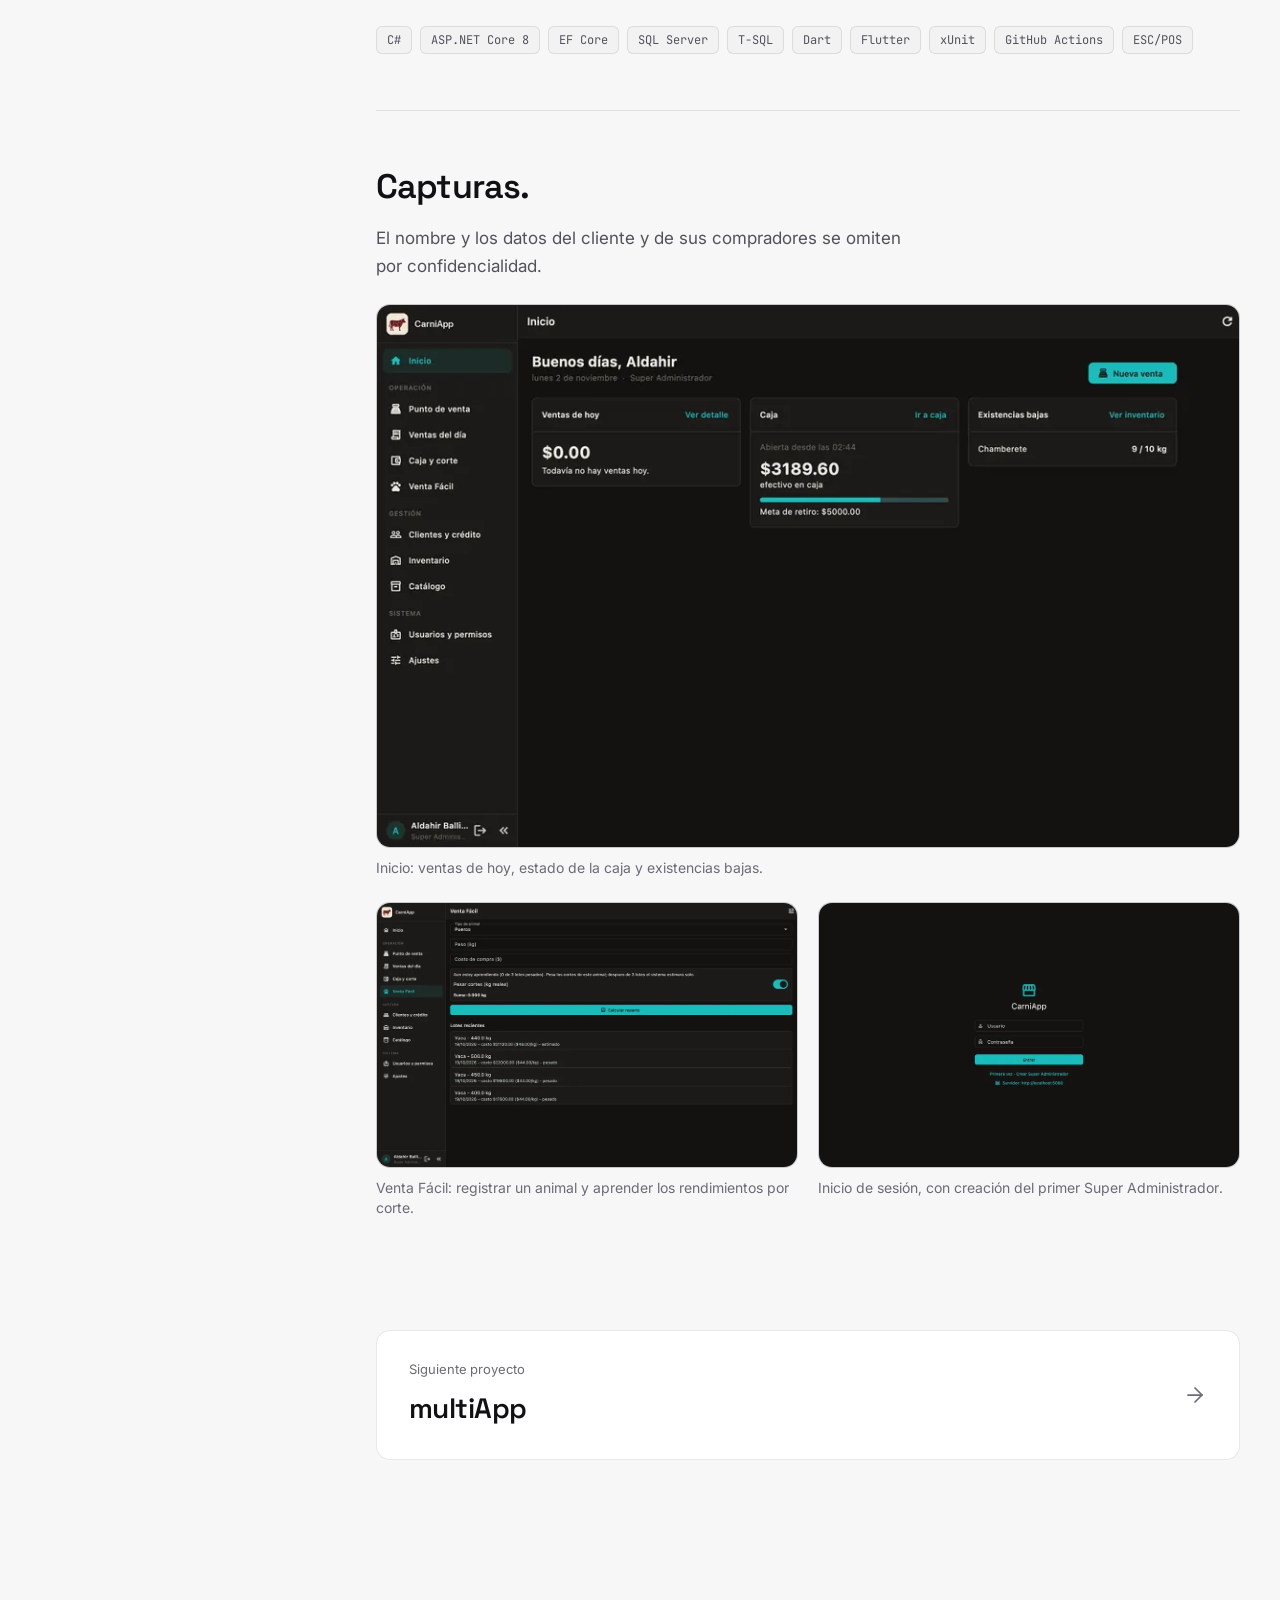
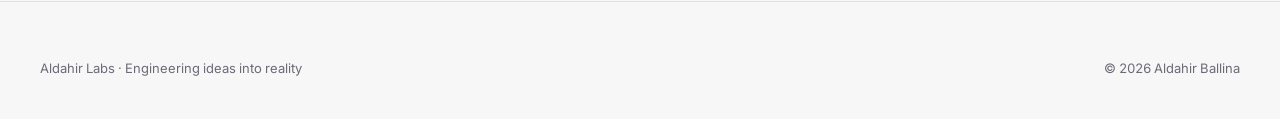
<file: proyectos/carniapp.html>
<!doctype html>
<html lang="es">
<head>
  <meta charset="utf-8">
  <meta name="viewport" content="width=device-width, initial-scale=1, viewport-fit=cover">
  <title>CarniApp — Caso de estudio · Aldahir Labs</title>
  <meta name="description" content="Caso de estudio: sistema de administración y punto de venta para una carnicería, con API en ASP.NET Core 8 (Clean Architecture) y app Flutter para escritorio, web y Android.">
  <meta name="theme-color" content="#0b0b0d">
  <meta name="color-scheme" content="dark light">
  <script>
    // Tema: el elegido con el botón o, si no hay, el del sistema. Se aplica antes de pintar.
    (() => {
      let theme = null;
      try { theme = localStorage.getItem("al-theme"); } catch (e) {}
      if (theme !== "light" && theme !== "dark") theme = matchMedia("(prefers-color-scheme: light)").matches ? "light" : "dark";
      document.documentElement.dataset.theme = theme;
    })();
    // Movimiento al leer: se activa antes de pintar y se desactiva si main.js no carga
    if (!matchMedia("(prefers-reduced-motion: reduce)").matches) {
      document.documentElement.classList.add("motion");
      setTimeout(() => { if (!window.__alMotion) document.documentElement.classList.remove("motion"); }, 2500);
    }
  </script>
  <meta property="og:type" content="article">
  <meta property="og:site_name" content="Aldahir Labs">
  <meta property="og:title" content="CarniApp — Caso de estudio">
  <meta property="og:description" content="Punto de venta, inventario por corte, caja y crédito para una carnicería. ASP.NET Core 8 + Flutter.">
  <meta property="og:image" content="https://aldahirlabs.com/assets/img/og-image.png">
  <meta name="twitter:card" content="summary_large_image">

  <link rel="icon" href="../favicon.ico" sizes="any">
  <link rel="icon" href="../assets/brand/favicon-64.png" type="image/png">
  <link rel="apple-touch-icon" href="../assets/brand/apple-touch-icon.png">

  <link rel="preconnect" href="https://fonts.googleapis.com">
  <link rel="preconnect" href="https://fonts.gstatic.com" crossorigin>
  <link href="https://fonts.googleapis.com/css2?family=Inter:wght@400;500;600&family=JetBrains+Mono:wght@400;500&family=Space+Grotesk:wght@500;600;700&display=swap" rel="stylesheet">
  <link rel="stylesheet" href="../assets/css/styles.css">
</head>
<body>
  <a class="skip-link" href="#main">Saltar al contenido</a>
  <div class="read-progress" aria-hidden="true"></div>

  <header class="nav" id="nav">
    <div class="container nav-inner">
      <a href="../index.html" class="brand" aria-label="Aldahir Labs, inicio">
        <span class="brand-mark"><img src="../assets/brand/isotipo.webp" alt="" width="48" height="34"><svg class="brand-glint" viewBox="0 0 24 24" aria-hidden="true"><path d="M12 0c.6 6.3 5.7 11.4 12 12-6.3.6-11.4 5.7-12 12-.6-6.3-5.7-11.4-12-12C6.3 11.4 11.4 6.3 12 0z"/></svg></span>
        <span class="brand-name">Aldahir <span>Labs</span></span>
      </a>
      <div class="nav-actions">
        <button class="theme-toggle" type="button" data-theme-toggle aria-label="Cambiar a modo claro"><svg class="icon icon-sun"><use href="../assets/icons.svg#sun"/></svg><svg class="icon icon-moon"><use href="../assets/icons.svg#moon"/></svg></button>
        <a href="../index.html#contacto" class="btn btn-primary btn-sm">Contactar</a>
      </div>
    </div>
  </header>

  <main id="main">
    <section class="cs-hero">
      <div class="container">
        <nav class="crumbs" aria-label="Ruta">
          <a href="../index.html#proyectos"><svg class="icon"><use href="../assets/icons.svg#arrow-left"/></svg>Proyectos</a>
          <span aria-hidden="true">/</span>
          <span aria-current="page">CarniApp</span>
        </nav>
        <h1 class="cs-title">CarniApp: el punto de venta de una carnicería</h1>
        <p class="cs-lead">Un sistema de administración que vende por peso, lleva el inventario por corte, reparte un animal entero en cortes, controla la caja y el crédito de los clientes, e imprime el ticket en la impresora térmica.</p>
        <dl class="cs-meta">
          <div><dt>Periodo</dt><dd>2026</dd></div>
          <div><dt>Tipo</dt><dd>Proyecto para cliente</dd></div>
          <div><dt>Plataformas</dt><dd>macOS · Windows · Linux · Web · Android</dd></div>
          <div><dt>Estado</dt><dd><span class="status">En desarrollo</span></dd></div>
        </dl>
      </div>
    </section>

    <div class="container">
      <figure class="case-figure" data-reveal="figure">
        <div class="case-visual visual-shot">
          <img src="../assets/img/shots/carniapp-pos-1600.webp" srcset="../assets/img/shots/carniapp-pos-900.webp 900w, ../assets/img/shots/carniapp-pos-1600.webp 1600w" sizes="(max-width: 1264px) 100vw, 1200px" alt="Punto de venta de CarniApp con un ticket de cinco cortes, descuentos por corte y botones para cobrar e imprimir" width="1600" height="1005">
        </div>
      </figure>
    </div>

    <section class="section">
      <div class="container cs-body">
        <nav class="cs-toc" aria-label="Contenido del caso">
          <a href="#problema">Problema</a>
          <a href="#solucion">Solución</a>
          <a href="#arquitectura">Arquitectura</a>
          <a href="#seguridad">Seguridad</a>
          <a href="#hardware">Hardware</a>
          <a href="#calidad">Pruebas</a>
          <a href="#participacion">Mi participación</a>
          <a href="#evidencias">Evidencias</a>
        </nav>

        <div>
          <article class="cs-section" id="problema">
            <h2 data-reveal="title">Una carnicería no vende piezas: <span class="dim">vende kilos.</span></h2>
            <p>El producto se vende por peso, llega como animal entero y muchas veces se fía a clientes de confianza. Con una libreta o un punto de venta genérico es difícil saber cuánto queda de cada corte, cuánto debe cada cliente y si la caja cuadra al cerrar el turno.</p>
            <!-- TODO: ajusta este párrafo con el contexto real del cliente (sin nombrarlo si no está autorizado). -->
          </article>

          <article class="cs-section" id="solucion">
            <h2 data-reveal="title">Un sistema hecho para el mostrador.</h2>
            <p>Una API en ASP.NET Core 8 con SQL Server y una aplicación Flutter que corre en escritorio, web y Android. La barra lateral solo muestra los módulos que los permisos de cada usuario permiten.</p>
            <ul class="feature-list" data-reveal="list">
              <li><b><svg class="icon"><use href="../assets/icons.svg#layers"/></svg>Venta Fácil</b><span>Registra un animal (tipo, peso y costo), estima el reparto por corte y lo mete al inventario. Con el tiempo aprende los rendimientos reales.</span></li>
              <li><b><svg class="icon"><use href="../assets/icons.svg#app-window"/></svg>Punto de venta</b><span>Hasta 8 ventas abiertas en pestañas, búsqueda por nombre o código de barras y cobro mixto: efectivo, tarjeta, transferencia y crédito.</span></li>
              <li><b><svg class="icon"><use href="../assets/icons.svg#briefcase"/></svg>Caja y corte</b><span>Apertura de turno, gastos y retiros, aviso al llegar a la meta de efectivo, cierre con diferencia, historial y reapertura.</span></li>
              <li><b><svg class="icon"><use href="../assets/icons.svg#users"/></svg>Clientes y crédito</b><span>Saldo y abonos por cliente, que se encuentra por nombre o por los últimos 4 dígitos de su teléfono.</span></li>
              <li><b><svg class="icon"><use href="../assets/icons.svg#database"/></svg>Inventario</b><span>Existencias por corte, kardex de movimientos, ajustes manuales y aviso de existencias bajas.</span></li>
              <li><b><svg class="icon"><use href="../assets/icons.svg#shield"/></svg>Usuarios y permisos</b><span>Roles propios con los permisos que el dueño elija, restablecer contraseñas y desbloquear cuentas.</span></li>
            </ul>
          </article>

          <article class="cs-section" id="arquitectura">
            <h2 data-reveal="title">Clean Architecture, <span class="dim">de afuera hacia adentro.</span></h2>
            <p>La API está dividida en cuatro proyectos y las dependencias apuntan hacia el dominio. Las reglas del negocio no saben nada de la base de datos ni de HTTP.</p>
            <div class="layers" data-reveal="layers" role="list" aria-label="Capas de la API">
              <div class="layer" role="listitem"><b>CarniApp.Api</b><span>Controladores, JWT, autorización por permisos y Swagger</span></div>
              <div class="layer" role="listitem"><b>CarniApp.Infrastructure</b><span>EF Core con SQL Server, repositorios, UnitOfWork y BCrypt</span></div>
              <div class="layer" role="listitem"><b>CarniApp.Application</b><span>Casos de uso por módulo, DTOs y reglas del negocio</span></div>
              <div class="layer" role="listitem"><b>CarniApp.Domain</b><span>Entidades: venta, corte, lote de animal, cliente, usuario, rol</span></div>
            </div>
            <p class="layers-note">Cada capa depende solo de las que están más adentro; el dominio no depende de nada.</p>
            <p class="follow">La base de datos no usa migraciones de EF: el esquema vive en scripts T-SQL escritos a mano e idempotentes. Una prueba, <code>SchemaContractTests</code>, falla si una entidad usa una columna que los scripts no crean.</p>
          </article>

          <article class="cs-section" id="seguridad">
            <h2 data-reveal="title">Seguridad que se comprueba <span class="dim">con pruebas.</span></h2>
            <ul class="points" data-reveal="list">
              <li><span><strong>Sesión.</strong> Token de acceso JWT de 20 minutos y token de renovación que rota en cada uso. Si alguien presenta uno ya usado, se cierran todas las sesiones de esa persona.</span></li>
              <li><span><strong>Contraseñas.</strong> Hash con BCrypt; 5 intentos fallidos bloquean la cuenta 15 minutos.</span></li>
              <li><span><strong>Permisos por endpoint.</strong> Cada escritura exige un permiso, por ejemplo <code>pos.vender</code> o <code>caja.cortar</code>. La prueba <code>ContratoApiTests</code> falla si algún endpoint queda sin protección.</span></li>
              <li><span><strong>Sin pasos olvidados.</strong> Al arrancar, la API crea los permisos nuevos que exige el código y se los asigna al Super Administrador.</span></li>
            </ul>
          </article>

          <article class="cs-section" id="hardware">
            <h2 data-reveal="title">Del mostrador <span class="dim">a la impresora térmica.</span></h2>
            <p>El ticket se envía en ESC/POS a impresoras de 58 u 80 mm, con el logo del negocio. El cajón se abre al cobrar en efectivo y el lector de código de barras funciona como teclado.</p>
            <div class="table-wrap" data-reveal="fade">
              <table class="data-table">
                <thead><tr><th>Conexión</th><th>Disponible en</th></tr></thead>
                <tbody>
                  <tr><td>Red (IP, puerto 9100)</td><td>Todas las plataformas menos la web</td></tr>
                  <tr><td>Bluetooth</td><td>Android y Windows</td></tr>
                  <tr><td>USB</td><td>Android, con cable OTG</td></tr>
                  <tr><td>Cola del sistema</td><td>macOS, Linux y Windows</td></tr>
                  <tr><td>Navegador</td><td>Web, con el diálogo de impresión</td></tr>
                </tbody>
              </table>
            </div>
          </article>

          <article class="cs-section" id="calidad">
            <h2 data-reveal="title">Pruebas y entrega continua.</h2>
            <ul class="points" data-reveal="list">
              <li>Pruebas con xUnit sobre SQLite en memoria, sin necesidad de SQL Server.</li>
              <li>Una prueba recorre un día completo de operación: caja, lotes, ventas, abono, gasto, anulación y corte.</li>
              <li>En la app, pruebas de cada módulo, de la barra lateral por permisos, del ticket y del diseño en pantallas angostas.</li>
              <li>GitHub Actions corre las pruebas de la API y de la app, y <code>flutter analyze</code>, con cada <code>git push</code>.</li>
            </ul>
          </article>

          <article class="cs-section" id="participacion">
            <h2 data-reveal="title">Mi participación.</h2>
            <ul class="points" data-reveal="list">
              <li>Diseño de la base de datos con scripts T-SQL repetibles.</li>
              <li>Desarrollo de la API en ASP.NET Core 8 con Clean Architecture, EF Core y JWT.</li>
              <li>Desarrollo de la app en Flutter para macOS, Windows, Linux, web y Android.</li>
              <li>Integración con impresoras térmicas, cajón de dinero y lector de código de barras.</li>
              <li>Pruebas automatizadas e integración continua.</li>
            </ul>
            <div class="chips cs-chips">
              <span class="chip">C#</span><span class="chip">ASP.NET Core 8</span><span class="chip">EF Core</span><span class="chip">SQL Server</span><span class="chip">T-SQL</span><span class="chip">Dart</span><span class="chip">Flutter</span><span class="chip">xUnit</span><span class="chip">GitHub Actions</span><span class="chip">ESC/POS</span>
            </div>
          </article>

          <article class="cs-section" id="evidencias">
            <h2 data-reveal="title">Capturas.</h2>
            <p>El nombre y los datos del cliente y de sus compradores se omiten por confidencialidad.</p>
            <div class="shots shots-desktop" data-reveal="list">
              <figure class="shot">
                <a href="../assets/img/shots/carniapp-inicio-1600.webp" target="_blank" rel="noopener" aria-label="Ver captura completa: Inicio: ventas de hoy, estado de la caja y existencias bajas."><img src="../assets/img/shots/carniapp-inicio-900.webp" alt="Pantalla de inicio de CarniApp con ventas de hoy, efectivo en caja y existencias bajas" width="900" height="565" loading="lazy"></a>
                <figcaption>Inicio: ventas de hoy, estado de la caja y existencias bajas.</figcaption>
              </figure>
              <figure class="shot">
                <a href="../assets/img/shots/carniapp-venta-facil-1600.webp" target="_blank" rel="noopener" aria-label="Ver captura completa: Venta Fácil: registrar un animal y aprender los rendimientos por corte."><img src="../assets/img/shots/carniapp-venta-facil-900.webp" alt="Pantalla Venta Fácil de CarniApp con el registro de un animal y los lotes recientes" width="900" height="565" loading="lazy"></a>
                <figcaption>Venta Fácil: registrar un animal y aprender los rendimientos por corte.</figcaption>
              </figure>
              <figure class="shot">
                <a href="../assets/img/shots/carniapp-login-1600.webp" target="_blank" rel="noopener" aria-label="Ver captura completa: Inicio de sesión, con creación del primer Super Administrador."><img src="../assets/img/shots/carniapp-login-900.webp" alt="Pantalla de inicio de sesión de CarniApp" width="900" height="565" loading="lazy"></a>
                <figcaption>Inicio de sesión, con creación del primer Super Administrador.</figcaption>
              </figure>
            </div>
          </article>

          <a data-reveal="fade" class="next-case" href="multiapp.html">
            <span><small>Siguiente proyecto</small><b>multiApp</b></span>
            <svg class="icon"><use href="../assets/icons.svg#arrow-right"/></svg>
          </a>
        </div>
      </div>
    </section>
  </main>

  <footer class="footer footer-slim">
    <div class="container">
      <div class="footer-bottom">
        <span>Aldahir Labs · Engineering ideas into reality</span>
        <span>© <span data-year>2026</span> Aldahir Ballina</span>
      </div>
    </div>
  </footer>

  <script src="../assets/js/main.js" defer></script>
</body>
</html>
</file>
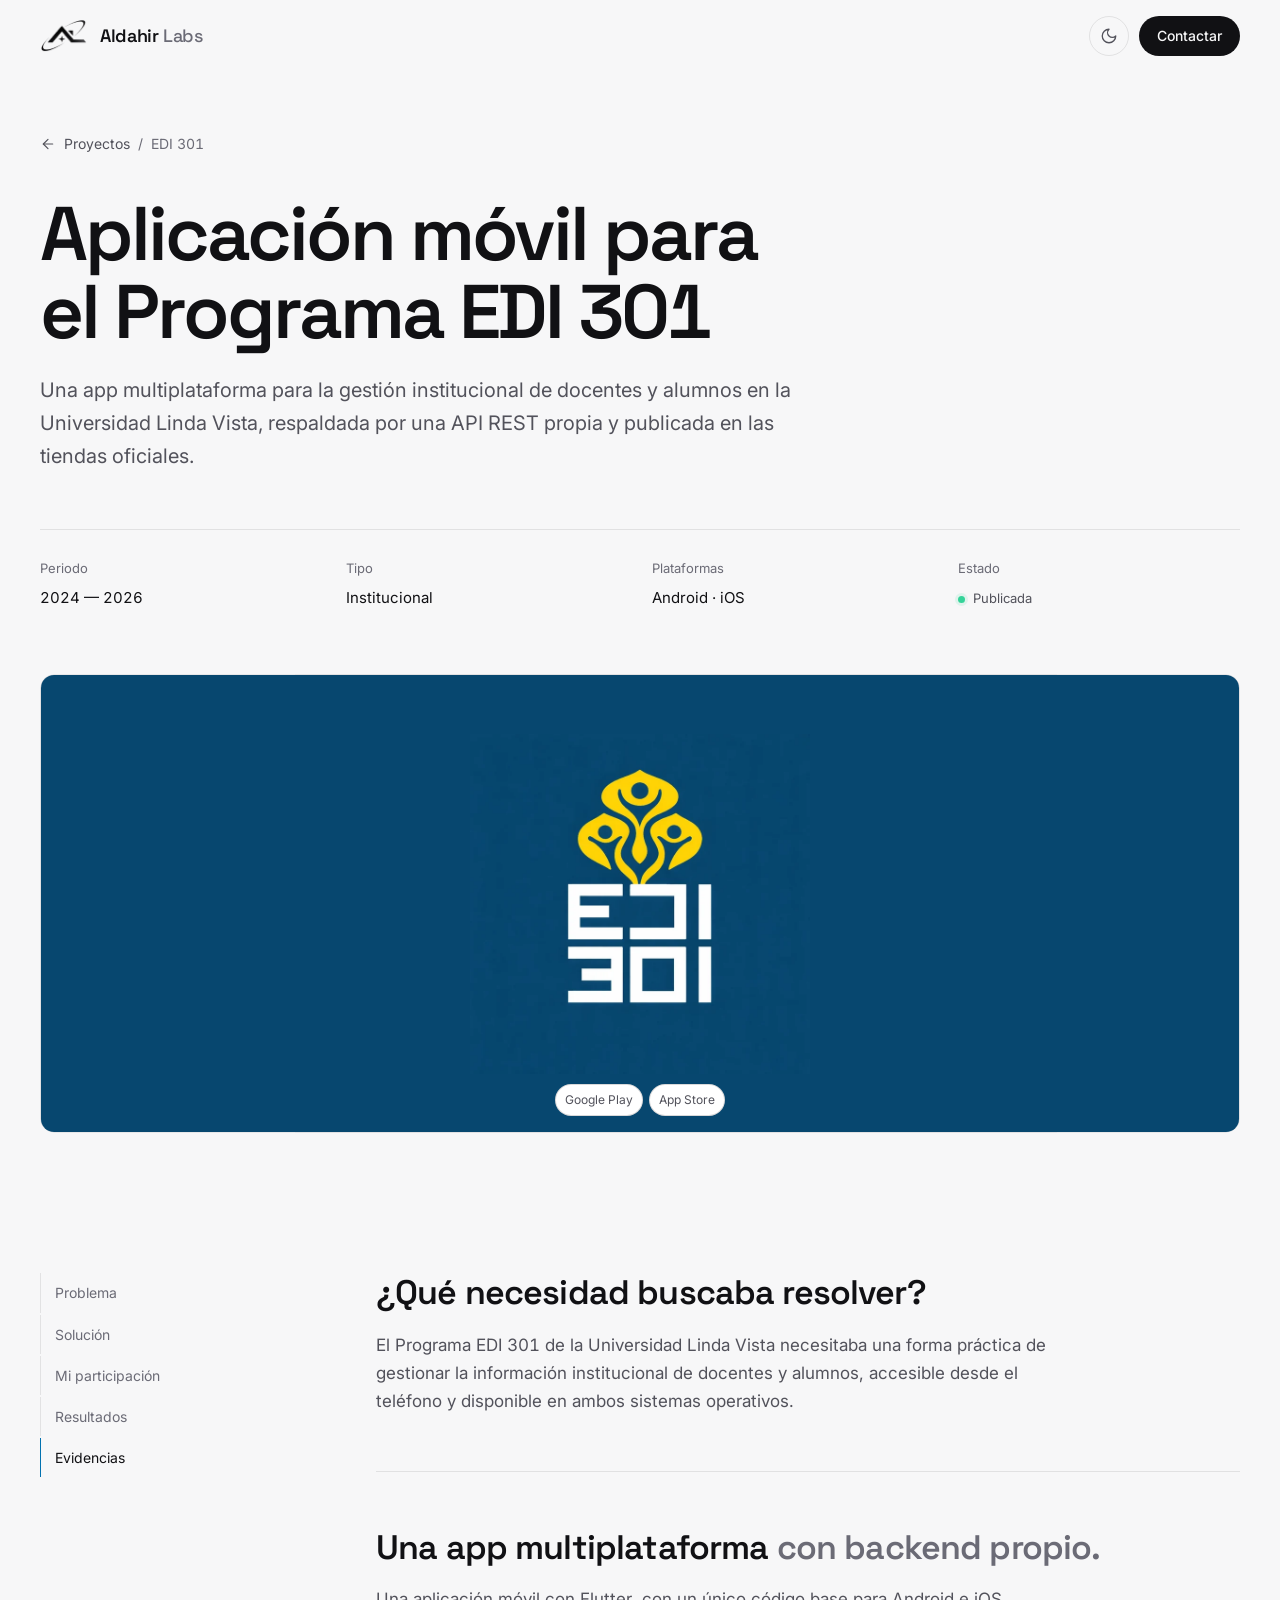
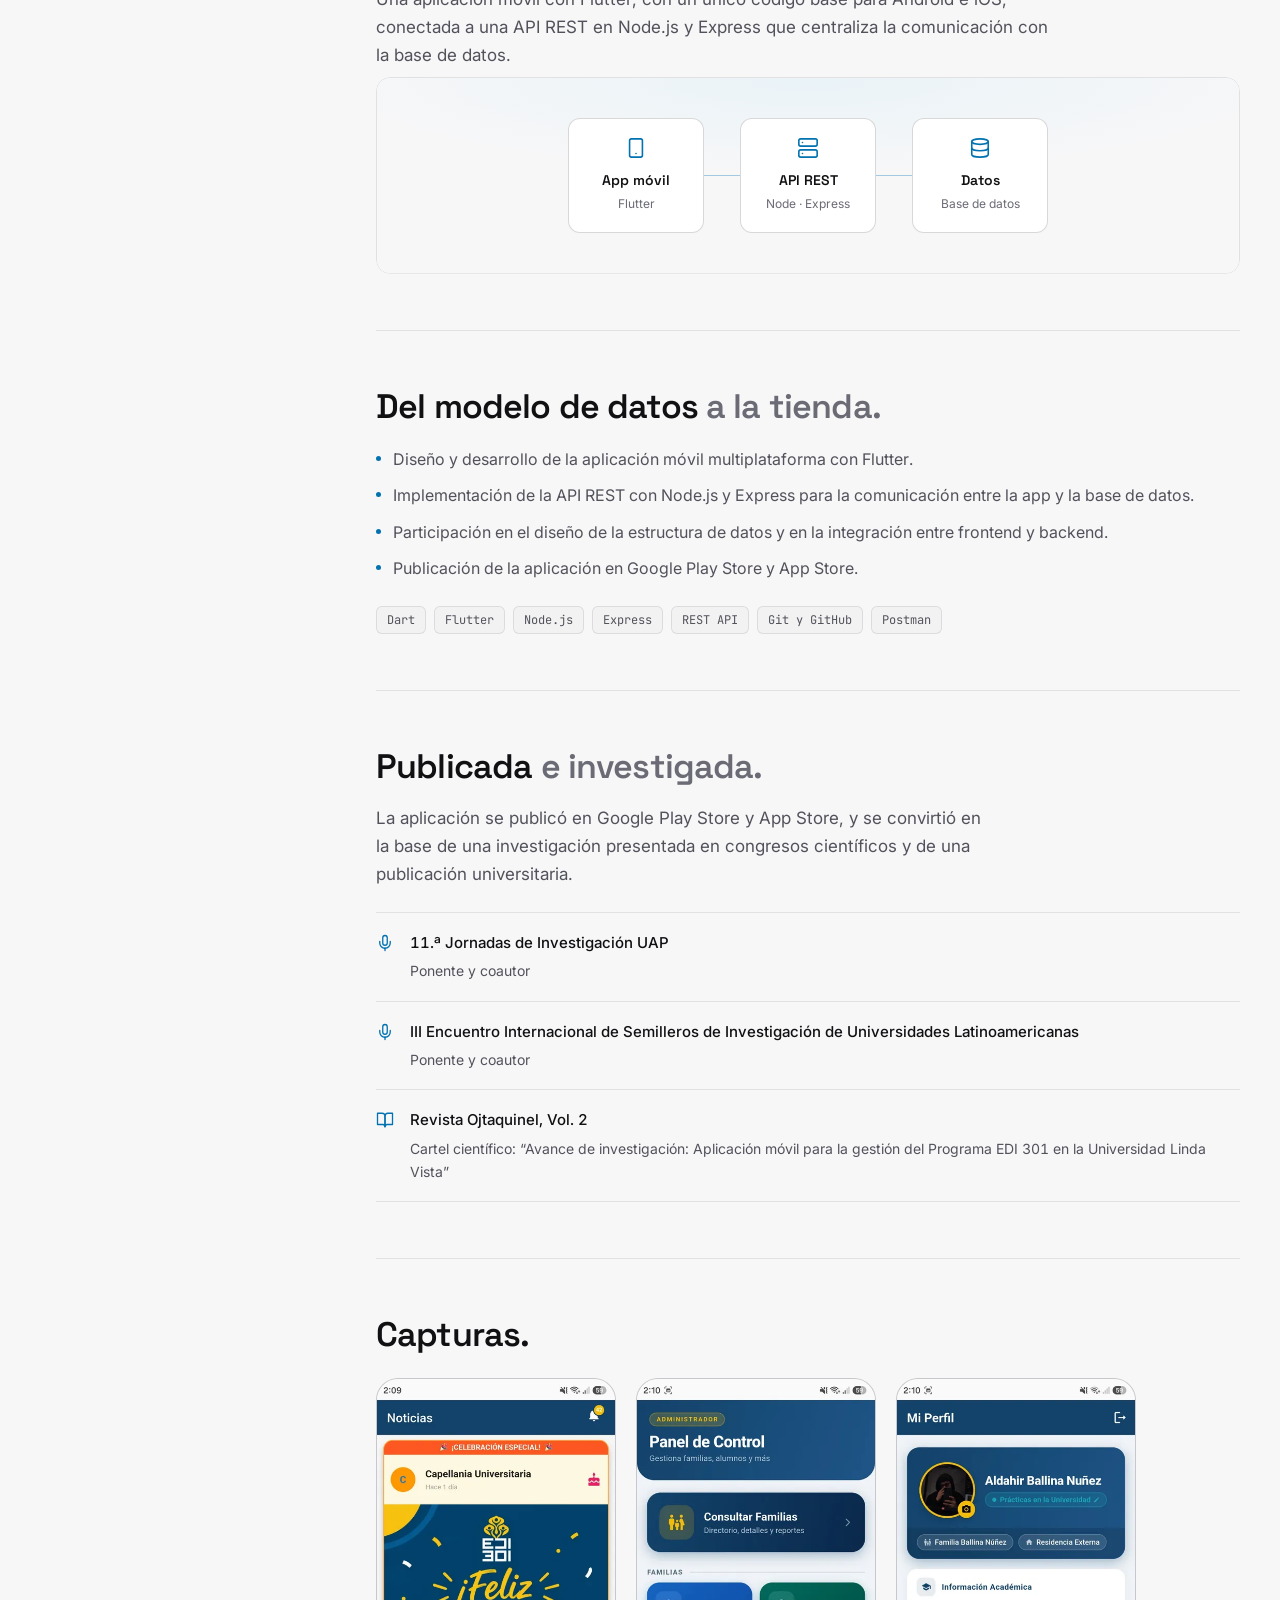
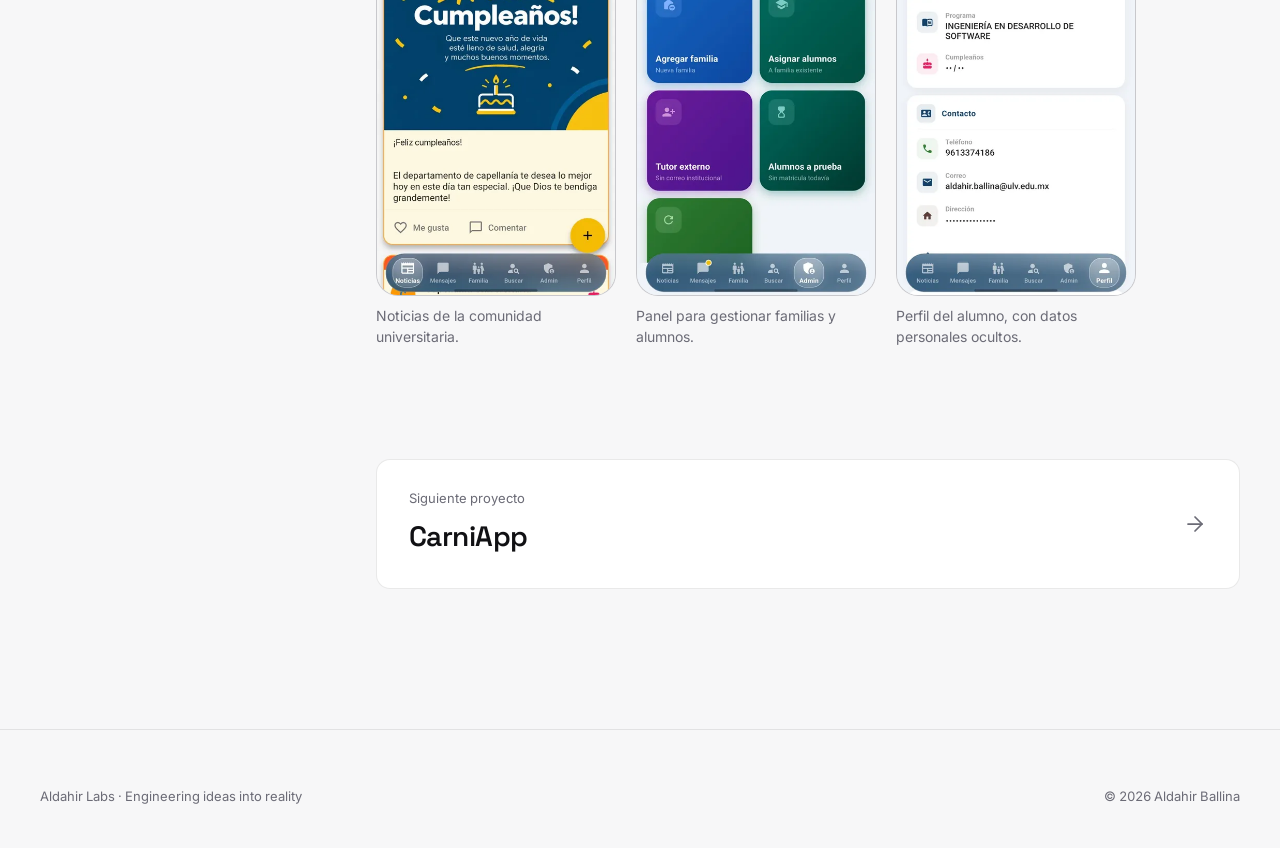
<file: proyectos/edi-301.html>
<!doctype html>
<html lang="es">
<head>
  <meta charset="utf-8">
  <meta name="viewport" content="width=device-width, initial-scale=1, viewport-fit=cover">
  <title>App Programa EDI 301 — Caso de estudio · Aldahir Labs</title>
  <meta name="description" content="Caso de estudio: aplicación móvil multiplataforma con Flutter y API REST en Node.js para la gestión del Programa EDI 301 en la Universidad Linda Vista.">
  <meta name="theme-color" content="#0b0b0d">
  <meta name="color-scheme" content="dark light">
  <script>
    // Tema: el elegido con el botón o, si no hay, el del sistema. Se aplica antes de pintar.
    (() => {
      let theme = null;
      try { theme = localStorage.getItem("al-theme"); } catch (e) {}
      if (theme !== "light" && theme !== "dark") theme = matchMedia("(prefers-color-scheme: light)").matches ? "light" : "dark";
      document.documentElement.dataset.theme = theme;
    })();
    // Movimiento al leer: se activa antes de pintar y se desactiva si main.js no carga
    if (!matchMedia("(prefers-reduced-motion: reduce)").matches) {
      document.documentElement.classList.add("motion");
      setTimeout(() => { if (!window.__alMotion) document.documentElement.classList.remove("motion"); }, 2500);
    }
  </script>
  <meta property="og:type" content="article">
  <meta property="og:site_name" content="Aldahir Labs">
  <meta property="og:title" content="App Programa EDI 301 — Caso de estudio">
  <meta property="og:description" content="Flutter + Node.js/Express · Publicada en Google Play y App Store.">
  <meta property="og:image" content="https://aldahirlabs.com/assets/img/og-image.png">
  <meta name="twitter:card" content="summary_large_image">

  <link rel="icon" href="../favicon.ico" sizes="any">
  <link rel="icon" href="../assets/brand/favicon-64.png" type="image/png">
  <link rel="apple-touch-icon" href="../assets/brand/apple-touch-icon.png">

  <link rel="preconnect" href="https://fonts.googleapis.com">
  <link rel="preconnect" href="https://fonts.gstatic.com" crossorigin>
  <link href="https://fonts.googleapis.com/css2?family=Inter:wght@400;500;600&family=JetBrains+Mono:wght@400;500&family=Space+Grotesk:wght@500;600;700&display=swap" rel="stylesheet">
  <link rel="stylesheet" href="../assets/css/styles.css">
</head>
<body>
  <a class="skip-link" href="#main">Saltar al contenido</a>
  <div class="read-progress" aria-hidden="true"></div>

  <header class="nav" id="nav">
    <div class="container nav-inner">
      <a href="../index.html" class="brand" aria-label="Aldahir Labs, inicio">
        <span class="brand-mark"><img src="../assets/brand/isotipo.webp" alt="" width="48" height="34"><svg class="brand-glint" viewBox="0 0 24 24" aria-hidden="true"><path d="M12 0c.6 6.3 5.7 11.4 12 12-6.3.6-11.4 5.7-12 12-.6-6.3-5.7-11.4-12-12C6.3 11.4 11.4 6.3 12 0z"/></svg></span>
        <span class="brand-name">Aldahir <span>Labs</span></span>
      </a>
      <div class="nav-actions">
        <button class="theme-toggle" type="button" data-theme-toggle aria-label="Cambiar a modo claro"><svg class="icon icon-sun"><use href="../assets/icons.svg#sun"/></svg><svg class="icon icon-moon"><use href="../assets/icons.svg#moon"/></svg></button>
        <a href="../index.html#contacto" class="btn btn-primary btn-sm">Contactar</a>
      </div>
    </div>
  </header>

  <main id="main">
    <section class="cs-hero">
      <div class="container">
        <nav class="crumbs" aria-label="Ruta">
          <a href="../index.html#proyectos"><svg class="icon"><use href="../assets/icons.svg#arrow-left"/></svg>Proyectos</a>
          <span aria-hidden="true">/</span>
          <span aria-current="page">EDI 301</span>
        </nav>
        <h1 class="cs-title">Aplicación móvil para el Programa EDI 301</h1>
        <p class="cs-lead">Una app multiplataforma para la gestión institucional de docentes y alumnos en la Universidad Linda Vista, respaldada por una API REST propia y publicada en las tiendas oficiales.</p>
        <dl class="cs-meta">
          <div><dt>Periodo</dt><dd>2024 — 2026</dd></div>
          <div><dt>Tipo</dt><dd>Institucional</dd></div>
          <div><dt>Plataformas</dt><dd>Android · iOS</dd></div>
          <div><dt>Estado</dt><dd><span class="status is-done">Publicada</span></dd></div>
        </dl>
      </div>
    </section>

    <div class="container">
      <figure class="case-figure" data-reveal="figure">
        <div class="case-visual visual-edi-logo">
          <img src="../assets/img/projects/edi301-logo-720.webp" alt="Logo del Programa EDI 301" width="720" height="720">
          <span class="platforms"><span>Google Play</span><span>App Store</span></span>
        </div>
      </figure>
    </div>

    <section class="section">
      <div class="container cs-body">
        <nav class="cs-toc" aria-label="Contenido del caso">
          <a href="#problema">Problema</a>
          <a href="#solucion">Solución</a>
          <a href="#participacion">Mi participación</a>
          <a href="#resultados">Resultados</a>
          <a href="#evidencias">Evidencias</a>
        </nav>

        <div>
          <article class="cs-section" id="problema">
            <h2 data-reveal="title">¿Qué necesidad buscaba resolver?</h2>
            <p>El Programa EDI 301 de la Universidad Linda Vista necesitaba una forma práctica de gestionar la información institucional de docentes y alumnos, accesible desde el teléfono y disponible en ambos sistemas operativos.</p>
            <!-- TODO: amplía aquí el contexto del problema (procesos manuales, usuarios involucrados, etc.) -->
          </article>

          <article class="cs-section" id="solucion">
            <h2 data-reveal="title">Una app multiplataforma <span class="dim">con backend propio.</span></h2>
            <p>Una aplicación móvil con Flutter, con un único código base para Android e iOS, conectada a una API REST en Node.js y Express que centraliza la comunicación con la base de datos.</p>
            <div class="case-figure arch-figure" data-reveal="figure">
              <div class="case-visual visual-edi">
                <div class="arch" role="img" aria-label="Aplicación Flutter conectada a una API REST en Node.js y Express, que se comunica con la base de datos">
                  <div class="arch-node"><svg class="icon"><use href="../assets/icons.svg#smartphone"/></svg><b>App móvil</b><small>Flutter</small></div>
                  <span class="arch-link"></span>
                  <div class="arch-node"><svg class="icon"><use href="../assets/icons.svg#server"/></svg><b>API REST</b><small>Node · Express</small></div>
                  <span class="arch-link"></span>
                  <div class="arch-node"><svg class="icon"><use href="../assets/icons.svg#database"/></svg><b>Datos</b><small>Base de datos</small></div>
                </div>
              </div>
            </div>
          </article>

          <article class="cs-section" id="participacion">
            <h2 data-reveal="title">Del modelo de datos <span class="dim">a la tienda.</span></h2>
            <ul class="points" data-reveal="list">
              <li>Diseño y desarrollo de la aplicación móvil multiplataforma con Flutter.</li>
              <li>Implementación de la API REST con Node.js y Express para la comunicación entre la app y la base de datos.</li>
              <li>Participación en el diseño de la estructura de datos y en la integración entre frontend y backend.</li>
              <li>Publicación de la aplicación en Google Play Store y App Store.</li>
            </ul>
            <div class="chips cs-chips">
              <span class="chip">Dart</span><span class="chip">Flutter</span><span class="chip">Node.js</span><span class="chip">Express</span><span class="chip">REST API</span><span class="chip">Git y GitHub</span><span class="chip">Postman</span>
            </div>
          </article>

          <article class="cs-section" id="resultados">
            <h2 data-reveal="title">Publicada <span class="dim">e investigada.</span></h2>
            <p>La aplicación se publicó en Google Play Store y App Store, y se convirtió en la base de una investigación presentada en congresos científicos y de una publicación universitaria.</p>
            <div class="pub-list" data-reveal="list">
              <div class="pub"><svg class="icon"><use href="../assets/icons.svg#mic"/></svg><div><b>11.ª Jornadas de Investigación UAP</b><span>Ponente y coautor</span></div></div>
              <div class="pub"><svg class="icon"><use href="../assets/icons.svg#mic"/></svg><div><b>III Encuentro Internacional de Semilleros de Investigación de Universidades Latinoamericanas</b><span>Ponente y coautor</span></div></div>
              <div class="pub"><svg class="icon"><use href="../assets/icons.svg#book"/></svg><div><b>Revista Ojtaquinel, Vol. 2</b><span>Cartel científico: “Avance de investigación: Aplicación móvil para la gestión del Programa EDI 301 en la Universidad Linda Vista”</span></div></div>
            </div>
          </article>

          <article class="cs-section" id="evidencias">
            <h2 data-reveal="title">Capturas.</h2>
            <!-- TODO: agrega los enlaces a Google Play y App Store. -->
            <div class="shots shots-phone shots-3" data-reveal="list">
              <figure class="shot">
                <a href="../assets/img/shots/edi301-noticias-923.webp" target="_blank" rel="noopener" aria-label="Ver captura completa: Noticias de la comunidad universitaria."><img src="../assets/img/shots/edi301-noticias-460.webp" alt="Pantalla de noticias de la app EDI 301 con una publicación de la comunidad" width="460" height="997" loading="lazy"></a>
                <figcaption>Noticias de la comunidad universitaria.</figcaption>
              </figure>
              <figure class="shot">
                <a href="../assets/img/shots/edi301-admin-923.webp" target="_blank" rel="noopener" aria-label="Ver captura completa: Panel para gestionar familias y alumnos."><img src="../assets/img/shots/edi301-admin-460.webp" alt="Panel de control de administración de la app EDI 301" width="460" height="997" loading="lazy"></a>
                <figcaption>Panel para gestionar familias y alumnos.</figcaption>
              </figure>
              <figure class="shot">
                <a href="../assets/img/shots/edi301-perfil-923.webp" target="_blank" rel="noopener" aria-label="Ver captura completa: Perfil del alumno, con datos personales ocultos."><img src="../assets/img/shots/edi301-perfil-460.webp" alt="Perfil de alumno en la app EDI 301 con información académica y de contacto" width="460" height="997" loading="lazy"></a>
                <figcaption>Perfil del alumno, con datos personales ocultos.</figcaption>
              </figure>
            </div>
          </article>

          <a data-reveal="fade" class="next-case" href="carniapp.html">
            <span><small>Siguiente proyecto</small><b>CarniApp</b></span>
            <svg class="icon"><use href="../assets/icons.svg#arrow-right"/></svg>
          </a>
        </div>
      </div>
    </section>
  </main>

  <footer class="footer footer-slim">
    <div class="container">
      <div class="footer-bottom">
        <span>Aldahir Labs · Engineering ideas into reality</span>
        <span>© <span data-year>2026</span> Aldahir Ballina</span>
      </div>
    </div>
  </footer>

  <script src="../assets/js/main.js" defer></script>
</body>
</html>
</file>
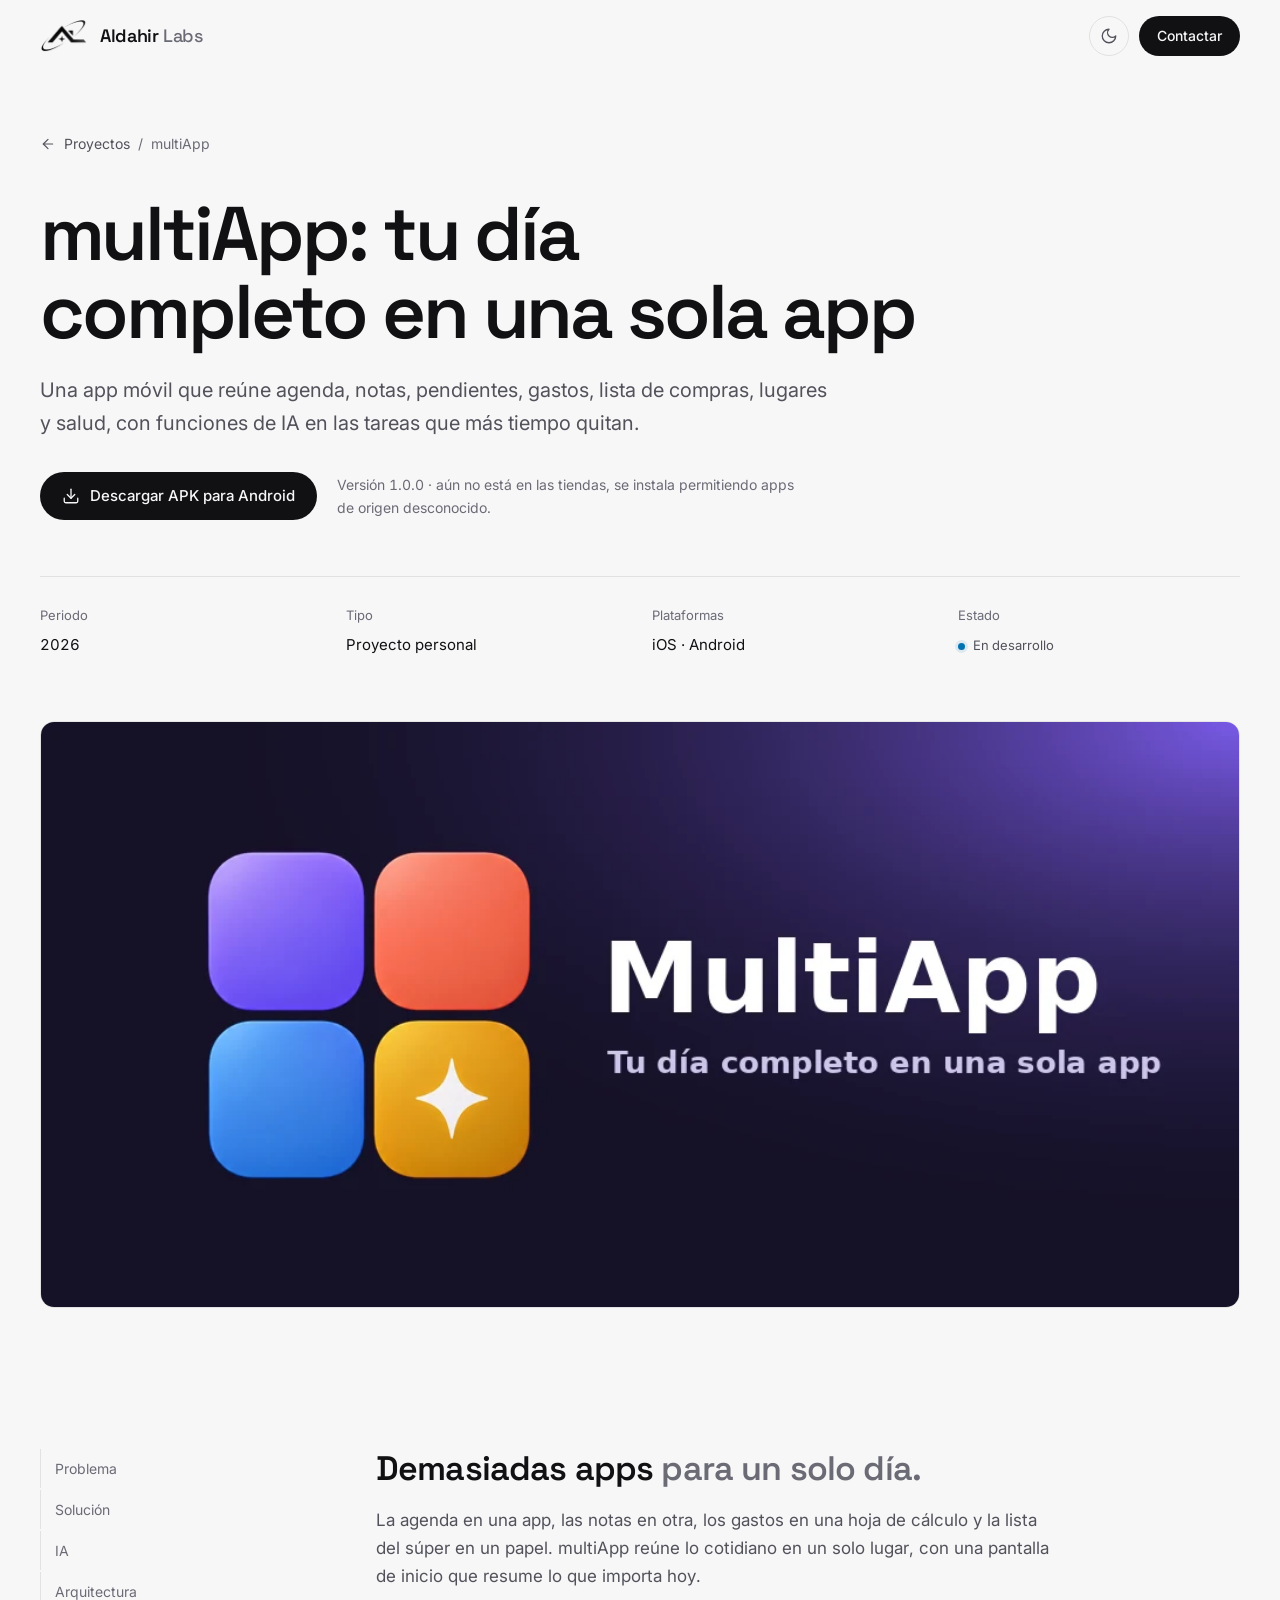
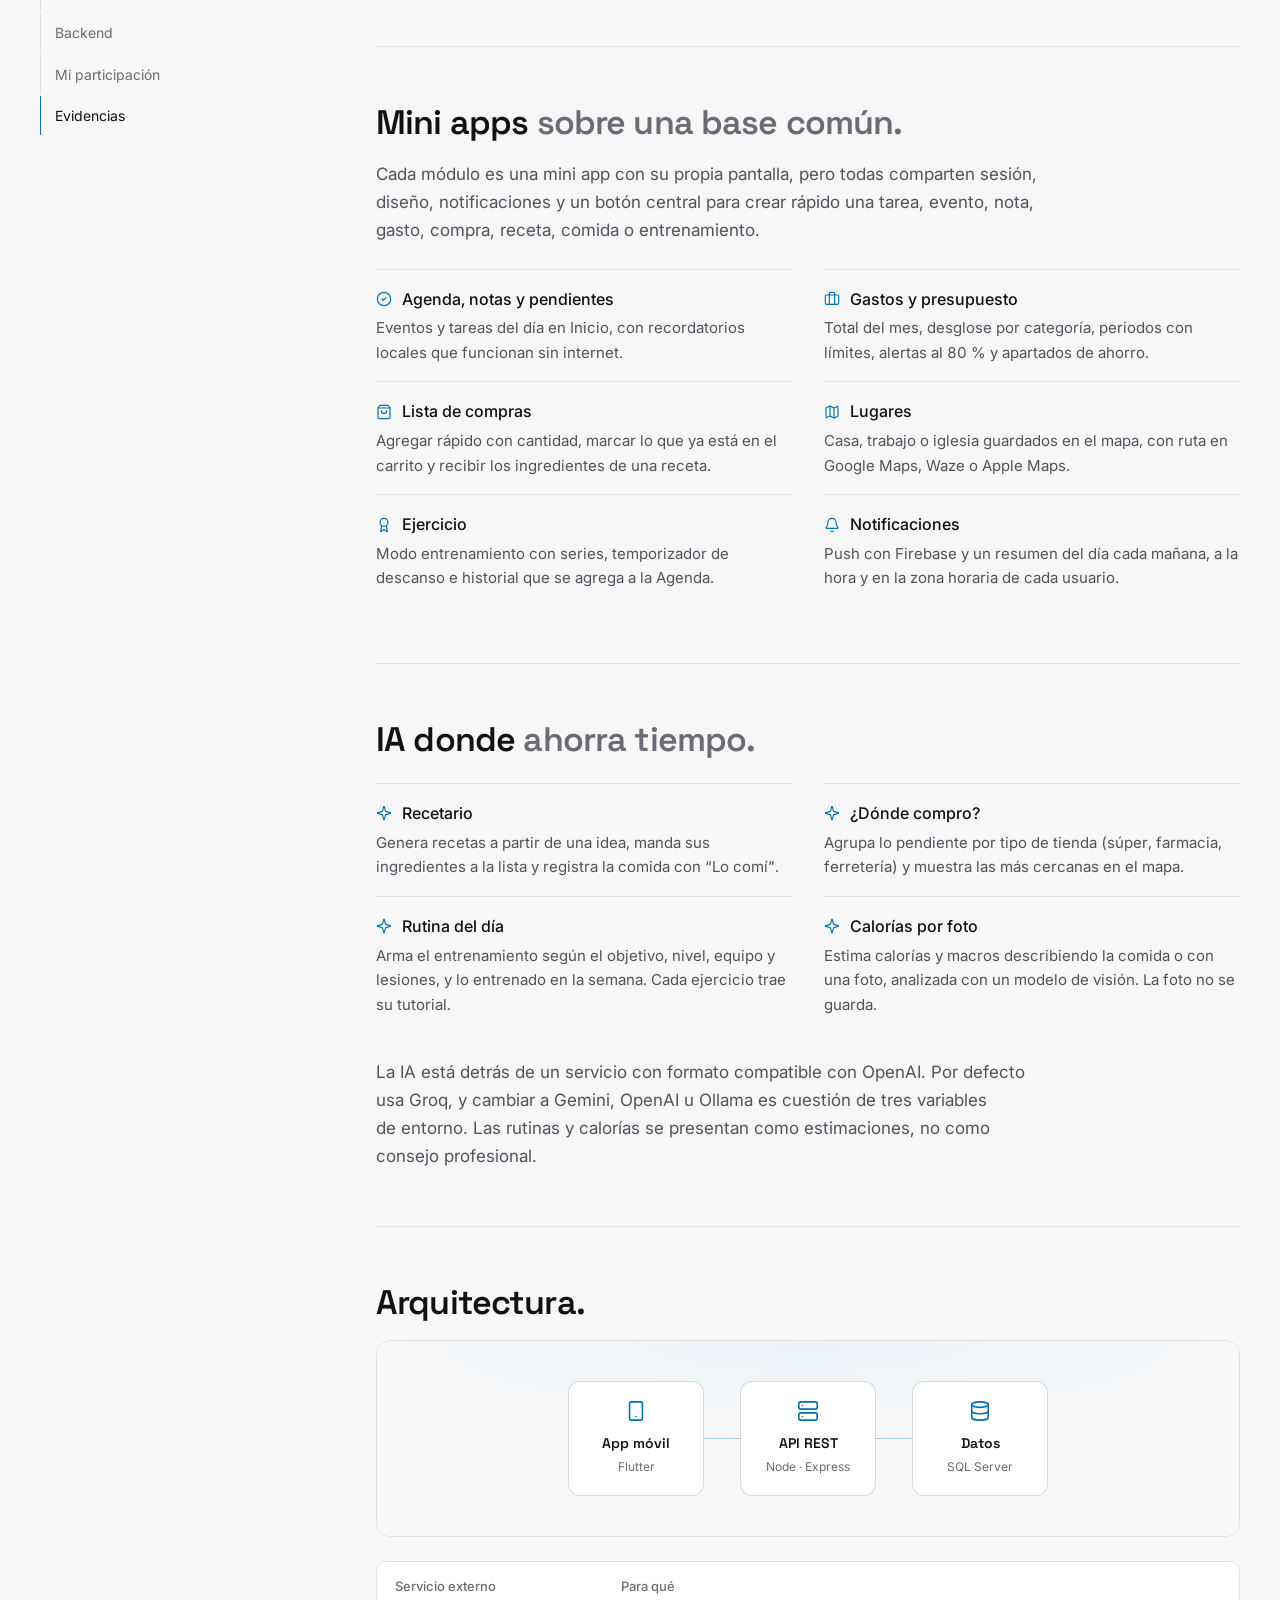
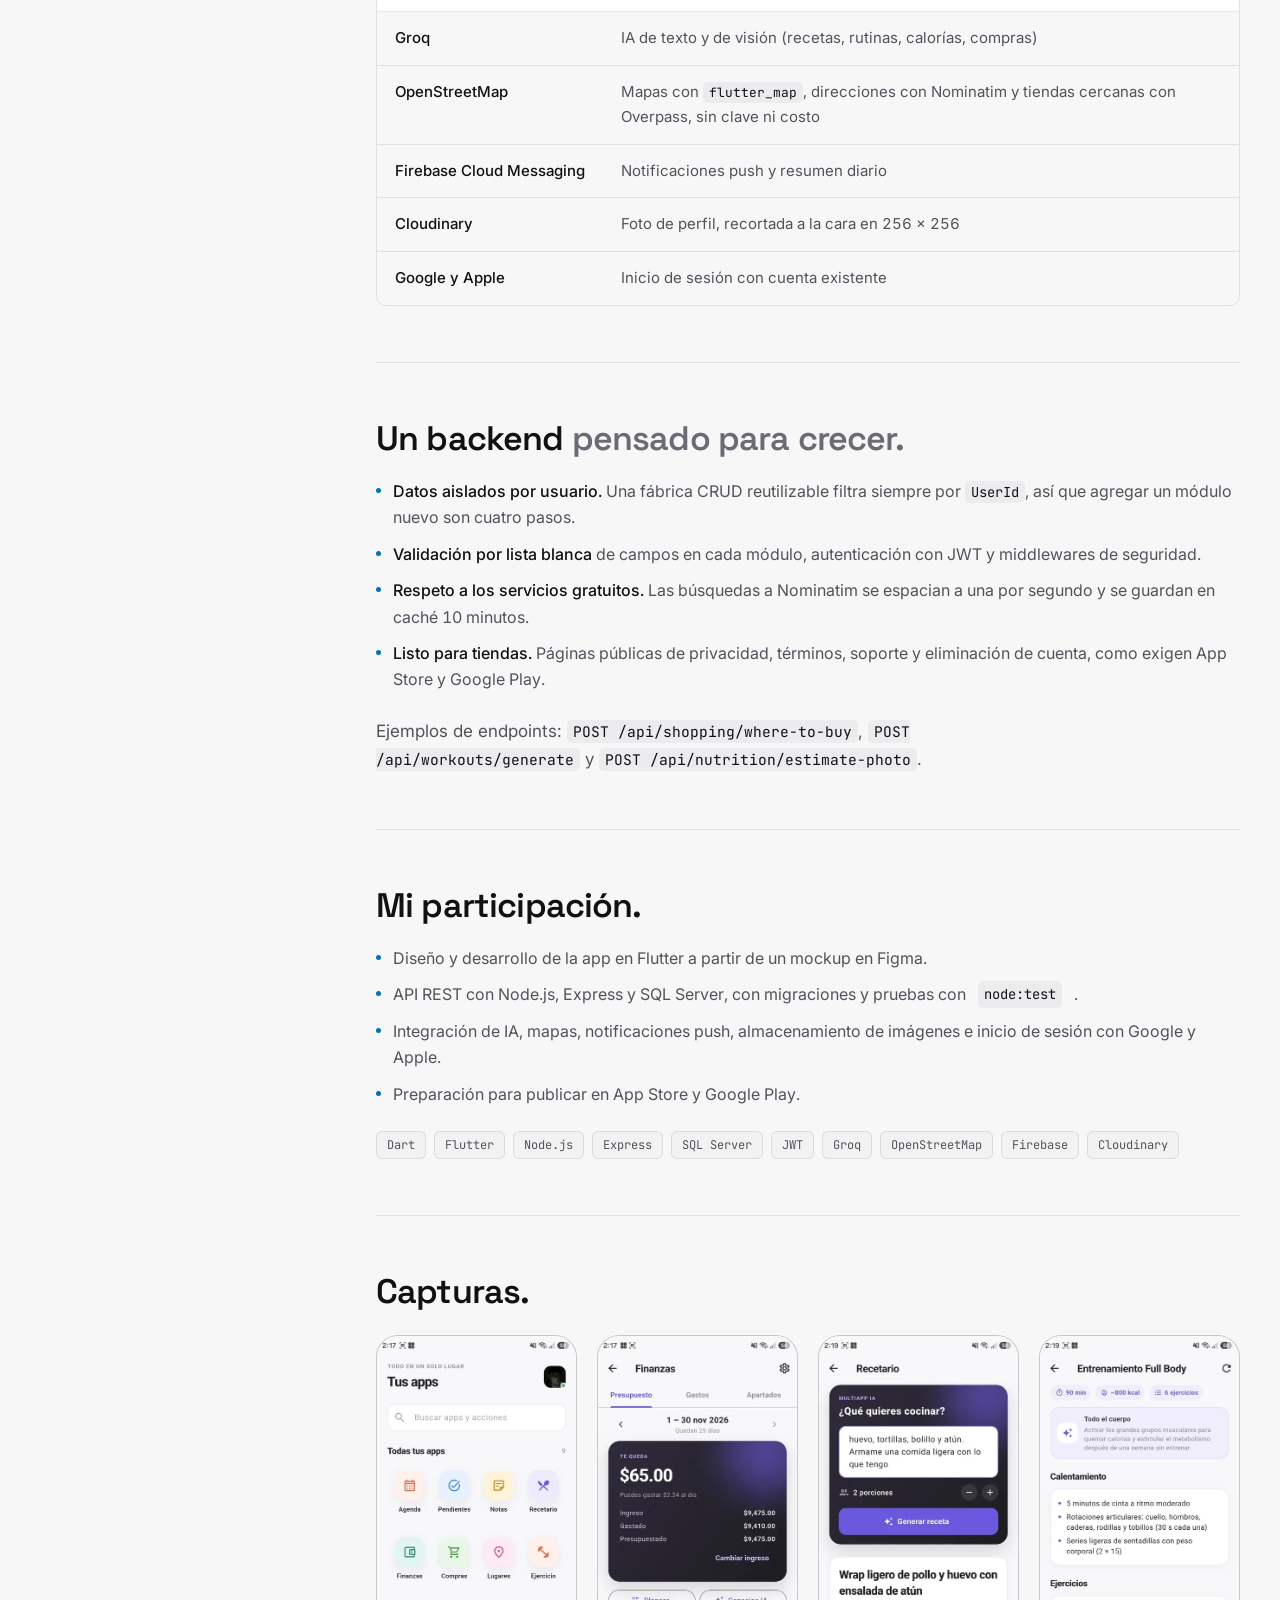
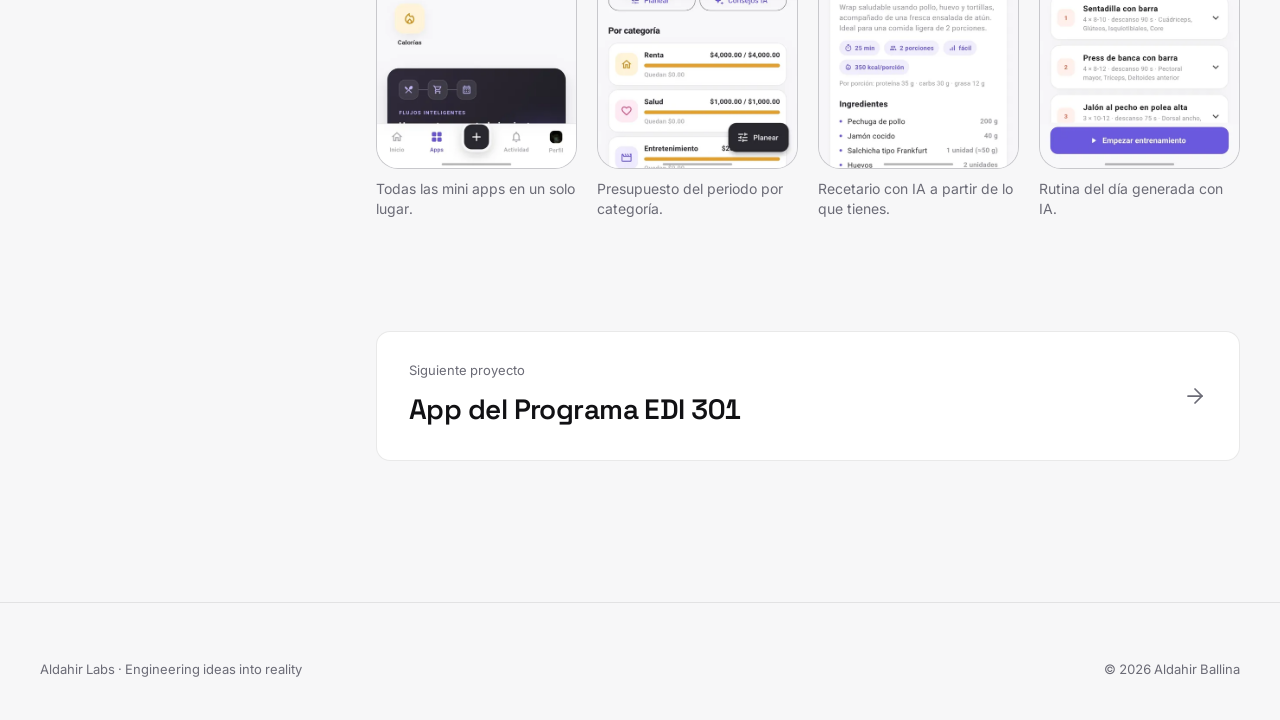
<file: proyectos/multiapp.html>
<!doctype html>
<html lang="es">
<head>
  <meta charset="utf-8">
  <meta name="viewport" content="width=device-width, initial-scale=1, viewport-fit=cover">
  <title>multiApp — Caso de estudio · Aldahir Labs</title>
  <meta name="description" content="Caso de estudio: app móvil en Flutter que reúne agenda, notas, pendientes, gastos, compras y salud, con IA y una API en Node.js, Express y SQL Server.">
  <meta name="theme-color" content="#0b0b0d">
  <meta name="color-scheme" content="dark light">
  <script>
    // Tema: el elegido con el botón o, si no hay, el del sistema. Se aplica antes de pintar.
    (() => {
      let theme = null;
      try { theme = localStorage.getItem("al-theme"); } catch (e) {}
      if (theme !== "light" && theme !== "dark") theme = matchMedia("(prefers-color-scheme: light)").matches ? "light" : "dark";
      document.documentElement.dataset.theme = theme;
    })();
    // Movimiento al leer: se activa antes de pintar y se desactiva si main.js no carga
    if (!matchMedia("(prefers-reduced-motion: reduce)").matches) {
      document.documentElement.classList.add("motion");
      setTimeout(() => { if (!window.__alMotion) document.documentElement.classList.remove("motion"); }, 2500);
    }
  </script>
  <meta property="og:type" content="article">
  <meta property="og:site_name" content="Aldahir Labs">
  <meta property="og:title" content="multiApp — Caso de estudio">
  <meta property="og:description" content="Tu día completo en una sola app. Flutter + Node.js + SQL Server + IA.">
  <meta property="og:image" content="https://aldahirlabs.com/assets/img/og-image.png">
  <meta name="twitter:card" content="summary_large_image">

  <link rel="icon" href="../favicon.ico" sizes="any">
  <link rel="icon" href="../assets/brand/favicon-64.png" type="image/png">
  <link rel="apple-touch-icon" href="../assets/brand/apple-touch-icon.png">

  <link rel="preconnect" href="https://fonts.googleapis.com">
  <link rel="preconnect" href="https://fonts.gstatic.com" crossorigin>
  <link href="https://fonts.googleapis.com/css2?family=Inter:wght@400;500;600&family=JetBrains+Mono:wght@400;500&family=Space+Grotesk:wght@500;600;700&display=swap" rel="stylesheet">
  <link rel="stylesheet" href="../assets/css/styles.css">
</head>
<body>
  <a class="skip-link" href="#main">Saltar al contenido</a>
  <div class="read-progress" aria-hidden="true"></div>

  <header class="nav" id="nav">
    <div class="container nav-inner">
      <a href="../index.html" class="brand" aria-label="Aldahir Labs, inicio">
        <span class="brand-mark"><img src="../assets/brand/isotipo.webp" alt="" width="48" height="34"><svg class="brand-glint" viewBox="0 0 24 24" aria-hidden="true"><path d="M12 0c.6 6.3 5.7 11.4 12 12-6.3.6-11.4 5.7-12 12-.6-6.3-5.7-11.4-12-12C6.3 11.4 11.4 6.3 12 0z"/></svg></span>
        <span class="brand-name">Aldahir <span>Labs</span></span>
      </a>
      <div class="nav-actions">
        <button class="theme-toggle" type="button" data-theme-toggle aria-label="Cambiar a modo claro"><svg class="icon icon-sun"><use href="../assets/icons.svg#sun"/></svg><svg class="icon icon-moon"><use href="../assets/icons.svg#moon"/></svg></button>
        <a href="../index.html#contacto" class="btn btn-primary btn-sm">Contactar</a>
      </div>
    </div>
  </header>

  <main id="main">
    <section class="cs-hero">
      <div class="container">
        <nav class="crumbs" aria-label="Ruta">
          <a href="../index.html#proyectos"><svg class="icon"><use href="../assets/icons.svg#arrow-left"/></svg>Proyectos</a>
          <span aria-hidden="true">/</span>
          <span aria-current="page">multiApp</span>
        </nav>
        <h1 class="cs-title">multiApp: tu día completo en una sola app</h1>
        <p class="cs-lead">Una app móvil que reúne agenda, notas, pendientes, gastos, lista de compras, lugares y salud, con funciones de IA en las tareas que más tiempo quitan.</p>
        <!-- La APK vive en GitHub Releases: este enlace siempre apunta a la versión más reciente -->
        <div class="cs-actions">
          <a class="btn btn-primary" href="https://github.com/SooyAldahir/Aldahir_Labs/releases/latest/download/MultiApp.apk" rel="noopener">
            <svg class="icon"><use href="../assets/icons.svg#download"/></svg>Descargar APK para Android
          </a>
          <span class="cs-actions-note">Versión 1.0.0 · aún no está en las tiendas, se instala permitiendo apps de origen desconocido.</span>
        </div>
        <dl class="cs-meta">
          <div><dt>Periodo</dt><dd>2026</dd></div>
          <div><dt>Tipo</dt><dd>Proyecto personal</dd></div>
          <div><dt>Plataformas</dt><dd>iOS · Android</dd></div>
          <div><dt>Estado</dt><dd><span class="status">En desarrollo</span></dd></div>
        </dl>
      </div>
    </section>

    <div class="container">
      <figure class="case-figure" data-reveal="figure">
        <div class="case-visual visual-multi">
          <img src="../assets/img/projects/multiapp-feature.webp" alt="Gráfico de multiApp: cuatro bloques de colores y el lema Tu día completo en una sola app" width="1024" height="500">
        </div>
      </figure>
    </div>

    <section class="section">
      <div class="container cs-body">
        <nav class="cs-toc" aria-label="Contenido del caso">
          <a href="#problema">Problema</a>
          <a href="#solucion">Solución</a>
          <a href="#ia">IA</a>
          <a href="#arquitectura">Arquitectura</a>
          <a href="#backend">Backend</a>
          <a href="#participacion">Mi participación</a>
          <a href="#evidencias">Evidencias</a>
        </nav>

        <div>
          <article class="cs-section" id="problema">
            <h2 data-reveal="title">Demasiadas apps <span class="dim">para un solo día.</span></h2>
            <p>La agenda en una app, las notas en otra, los gastos en una hoja de cálculo y la lista del súper en un papel. multiApp reúne lo cotidiano en un solo lugar, con una pantalla de inicio que resume lo que importa hoy.</p>
          </article>

          <article class="cs-section" id="solucion">
            <h2 data-reveal="title">Mini apps <span class="dim">sobre una base común.</span></h2>
            <p>Cada módulo es una mini app con su propia pantalla, pero todas comparten sesión, diseño, notificaciones y un botón central para crear rápido una tarea, evento, nota, gasto, compra, receta, comida o entrenamiento.</p>
            <ul class="feature-list" data-reveal="list">
              <li><b><svg class="icon"><use href="../assets/icons.svg#check-circle"/></svg>Agenda, notas y pendientes</b><span>Eventos y tareas del día en Inicio, con recordatorios locales que funcionan sin internet.</span></li>
              <li><b><svg class="icon"><use href="../assets/icons.svg#briefcase"/></svg>Gastos y presupuesto</b><span>Total del mes, desglose por categoría, periodos con límites, alertas al 80 % y apartados de ahorro.</span></li>
              <li><b><svg class="icon"><use href="../assets/icons.svg#store"/></svg>Lista de compras</b><span>Agregar rápido con cantidad, marcar lo que ya está en el carrito y recibir los ingredientes de una receta.</span></li>
              <li><b><svg class="icon"><use href="../assets/icons.svg#map"/></svg>Lugares</b><span>Casa, trabajo o iglesia guardados en el mapa, con ruta en Google Maps, Waze o Apple Maps.</span></li>
              <li><b><svg class="icon"><use href="../assets/icons.svg#award"/></svg>Ejercicio</b><span>Modo entrenamiento con series, temporizador de descanso e historial que se agrega a la Agenda.</span></li>
              <li><b><svg class="icon"><use href="../assets/icons.svg#bell"/></svg>Notificaciones</b><span>Push con Firebase y un resumen del día cada mañana, a la hora y en la zona horaria de cada usuario.</span></li>
            </ul>
          </article>

          <article class="cs-section" id="ia">
            <h2 data-reveal="title">IA donde <span class="dim">ahorra tiempo.</span></h2>
            <ul class="feature-list" data-reveal="list">
              <li><b><svg class="icon"><use href="../assets/icons.svg#sparkles"/></svg>Recetario</b><span>Genera recetas a partir de una idea, manda sus ingredientes a la lista y registra la comida con “Lo comí”.</span></li>
              <li><b><svg class="icon"><use href="../assets/icons.svg#sparkles"/></svg>¿Dónde compro?</b><span>Agrupa lo pendiente por tipo de tienda (súper, farmacia, ferretería) y muestra las más cercanas en el mapa.</span></li>
              <li><b><svg class="icon"><use href="../assets/icons.svg#sparkles"/></svg>Rutina del día</b><span>Arma el entrenamiento según el objetivo, nivel, equipo y lesiones, y lo entrenado en la semana. Cada ejercicio trae su tutorial.</span></li>
              <li><b><svg class="icon"><use href="../assets/icons.svg#sparkles"/></svg>Calorías por foto</b><span>Estima calorías y macros describiendo la comida o con una foto, analizada con un modelo de visión. La foto no se guarda.</span></li>
            </ul>
            <p class="follow">La IA está detrás de un servicio con formato compatible con OpenAI. Por defecto usa Groq, y cambiar a Gemini, OpenAI u Ollama es cuestión de tres variables de entorno. Las rutinas y calorías se presentan como estimaciones, no como consejo profesional.</p>
          </article>

          <article class="cs-section" id="arquitectura">
            <h2 data-reveal="title">Arquitectura.</h2>
            <div class="case-figure arch-figure" data-reveal="figure">
              <div class="case-visual visual-edi">
                <div class="arch" role="img" aria-label="App Flutter conectada a una API en Express, que guarda en SQL Server">
                  <div class="arch-node"><svg class="icon"><use href="../assets/icons.svg#smartphone"/></svg><b>App móvil</b><small>Flutter</small></div>
                  <span class="arch-link"></span>
                  <div class="arch-node"><svg class="icon"><use href="../assets/icons.svg#server"/></svg><b>API REST</b><small>Node · Express</small></div>
                  <span class="arch-link"></span>
                  <div class="arch-node"><svg class="icon"><use href="../assets/icons.svg#database"/></svg><b>Datos</b><small>SQL Server</small></div>
                </div>
              </div>
            </div>
            <div class="table-wrap" data-reveal="fade">
              <table class="data-table">
                <thead><tr><th>Servicio externo</th><th>Para qué</th></tr></thead>
                <tbody>
                  <tr><td>Groq</td><td>IA de texto y de visión (recetas, rutinas, calorías, compras)</td></tr>
                  <tr><td>OpenStreetMap</td><td>Mapas con <code>flutter_map</code>, direcciones con Nominatim y tiendas cercanas con Overpass, sin clave ni costo</td></tr>
                  <tr><td>Firebase Cloud Messaging</td><td>Notificaciones push y resumen diario</td></tr>
                  <tr><td>Cloudinary</td><td>Foto de perfil, recortada a la cara en 256 × 256</td></tr>
                  <tr><td>Google y Apple</td><td>Inicio de sesión con cuenta existente</td></tr>
                </tbody>
              </table>
            </div>
          </article>

          <article class="cs-section" id="backend">
            <h2 data-reveal="title">Un backend <span class="dim">pensado para crecer.</span></h2>
            <ul class="points" data-reveal="list">
              <li><span><strong>Datos aislados por usuario.</strong> Una fábrica CRUD reutilizable filtra siempre por <code>UserId</code>, así que agregar un módulo nuevo son cuatro pasos.</span></li>
              <li><span><strong>Validación por lista blanca</strong> de campos en cada módulo, autenticación con JWT y middlewares de seguridad.</span></li>
              <li><span><strong>Respeto a los servicios gratuitos.</strong> Las búsquedas a Nominatim se espacian a una por segundo y se guardan en caché 10 minutos.</span></li>
              <li><span><strong>Listo para tiendas.</strong> Páginas públicas de privacidad, términos, soporte y eliminación de cuenta, como exigen App Store y Google Play.</span></li>
            </ul>
            <p class="follow">Ejemplos de endpoints: <code>POST /api/shopping/where-to-buy</code>, <code>POST /api/workouts/generate</code> y <code>POST /api/nutrition/estimate-photo</code>.</p>
          </article>

          <article class="cs-section" id="participacion">
            <h2 data-reveal="title">Mi participación.</h2>
            <ul class="points" data-reveal="list">
              <li>Diseño y desarrollo de la app en Flutter a partir de un mockup en Figma.</li>
              <li>API REST con Node.js, Express y SQL Server, con migraciones y pruebas con <code>node:test</code>.</li>
              <li>Integración de IA, mapas, notificaciones push, almacenamiento de imágenes e inicio de sesión con Google y Apple.</li>
              <li>Preparación para publicar en App Store y Google Play.</li>
            </ul>
            <div class="chips cs-chips">
              <span class="chip">Dart</span><span class="chip">Flutter</span><span class="chip">Node.js</span><span class="chip">Express</span><span class="chip">SQL Server</span><span class="chip">JWT</span><span class="chip">Groq</span><span class="chip">OpenStreetMap</span><span class="chip">Firebase</span><span class="chip">Cloudinary</span>
            </div>
          </article>

          <article class="cs-section" id="evidencias">
            <h2 data-reveal="title">Capturas.</h2>
            <div class="shots shots-phone" data-reveal="list">
              <figure class="shot">
                <a href="../assets/img/shots/multiapp-apps-923.webp" target="_blank" rel="noopener" aria-label="Ver captura completa: Todas las mini apps en un solo lugar."><img src="../assets/img/shots/multiapp-apps-460.webp" alt="Pantalla Tus apps de multiApp con nueve mini apps" width="460" height="997" loading="lazy"></a>
                <figcaption>Todas las mini apps en un solo lugar.</figcaption>
              </figure>
              <figure class="shot">
                <a href="../assets/img/shots/multiapp-finanzas-923.webp" target="_blank" rel="noopener" aria-label="Ver captura completa: Presupuesto del periodo por categoría."><img src="../assets/img/shots/multiapp-finanzas-460.webp" alt="Pantalla de presupuesto de multiApp con lo que queda del mes y gasto por categoría" width="460" height="997" loading="lazy"></a>
                <figcaption>Presupuesto del periodo por categoría.</figcaption>
              </figure>
              <figure class="shot">
                <a href="../assets/img/shots/multiapp-recetario-923.webp" target="_blank" rel="noopener" aria-label="Ver captura completa: Recetario con IA a partir de lo que tienes."><img src="../assets/img/shots/multiapp-recetario-460.webp" alt="Recetario con IA de multiApp generando una receta con ingredientes disponibles" width="460" height="997" loading="lazy"></a>
                <figcaption>Recetario con IA a partir de lo que tienes.</figcaption>
              </figure>
              <figure class="shot">
                <a href="../assets/img/shots/multiapp-entrenamiento-923.webp" target="_blank" rel="noopener" aria-label="Ver captura completa: Rutina del día generada con IA."><img src="../assets/img/shots/multiapp-entrenamiento-460.webp" alt="Rutina de entrenamiento de cuerpo completo generada con IA en multiApp" width="460" height="997" loading="lazy"></a>
                <figcaption>Rutina del día generada con IA.</figcaption>
              </figure>
            </div>
          </article>

          <a data-reveal="fade" class="next-case" href="edi-301.html">
            <span><small>Siguiente proyecto</small><b>App del Programa EDI 301</b></span>
            <svg class="icon"><use href="../assets/icons.svg#arrow-right"/></svg>
          </a>
        </div>
      </div>
    </section>
  </main>

  <footer class="footer footer-slim">
    <div class="container">
      <div class="footer-bottom">
        <span>Aldahir Labs · Engineering ideas into reality</span>
        <span>© <span data-year>2026</span> Aldahir Ballina</span>
      </div>
    </div>
  </footer>

  <script src="../assets/js/main.js" defer></script>
</body>
</html>
</file>
<file: assets/css/styles.css>
/* ==========================================================================
   Aldahir Labs — Design System v1.1
   Dark Minimalist Tech · Electric Blue · Space Grotesk + Inter + JetBrains Mono
   ========================================================================== */

:root {
  /* Paleta Obsidian */
  --obsidian: #0b0b0d;
  --graphite: #151519;
  --elevated: #222228;
  --white: #f5f5f5;
  --silver: #a1a1aa;
  --muted: #8b8b96;

  /* Acento */
  --accent: #38bdf8;
  --accent-soft: rgba(56, 189, 248, 0.12);
  --accent-line: rgba(56, 189, 248, 0.35);

  /* Líneas */
  --line: rgba(255, 255, 255, 0.08);
  --line-strong: rgba(255, 255, 255, 0.14);

  /* Superficies y efectos que cambian con el tema */
  --nav-bg: rgba(11, 11, 13, 0.78);
  --hover: rgba(255, 255, 255, 0.06);
  --chip-bg: rgba(255, 255, 255, 0.02);
  --scroll-thumb-hover: #33333b;
  --logo-filter: none;
  --glint: #fff;
  --glint-glow: rgba(255, 255, 255, 0.8);
  --net-line: 161, 161, 170;
  --net-hot: 56, 189, 248;

  /* Tipografía */
  --font-display: "Space Grotesk", system-ui, sans-serif;
  --font-body: "Inter", system-ui, -apple-system, "Segoe UI", sans-serif;
  --font-mono: "JetBrains Mono", ui-monospace, "SFMono-Regular", Menlo, monospace;

  /* Layout */
  --max: 1200px;
  --gutter: clamp(16px, 4vw, 32px);
  --radius: 14px;
  --radius-sm: 10px;
  --section-y: clamp(88px, 11vw, 144px);

  /* Movimiento */
  --ease: cubic-bezier(0.22, 1, 0.36, 1);
  --ease-expo: cubic-bezier(0.16, 1, 0.3, 1);
  --t: 240ms;
}

/* Modo claro: la misma identidad sobre fondo claro. El acento se oscurece
   para cumplir contraste AA sobre blanco. */
@media (prefers-color-scheme: light) {
  :root:not([data-theme]) {
    --obsidian: #f7f7f8;
    --graphite: #ffffff;
    --elevated: #ececef;
    --white: #111114;
    --silver: #52525b;
    --muted: #6b6b76;
    --accent: #0272b0;
    --accent-soft: rgba(2, 114, 176, 0.1);
    --accent-line: rgba(2, 114, 176, 0.35);
    --line: rgba(17, 17, 20, 0.09);
    --line-strong: rgba(17, 17, 20, 0.16);
    --nav-bg: rgba(247, 247, 248, 0.82);
    --hover: rgba(17, 17, 20, 0.05);
    --chip-bg: rgba(17, 17, 20, 0.02);
    --scroll-thumb-hover: #c9c9cf;
    --logo-filter: invert(1) brightness(0.85);
    --glint: #0272b0;
    --glint-glow: rgba(2, 114, 176, 0.45);
    --net-line: 82, 82, 91;
    --net-hot: 2, 114, 176;
  }
}
:root[data-theme="light"] {
  --obsidian: #f7f7f8;
  --graphite: #ffffff;
  --elevated: #ececef;
  --white: #111114;
  --silver: #52525b;
  --muted: #6b6b76;
  --accent: #0272b0;
  --accent-soft: rgba(2, 114, 176, 0.1);
  --accent-line: rgba(2, 114, 176, 0.35);
  --line: rgba(17, 17, 20, 0.09);
  --line-strong: rgba(17, 17, 20, 0.16);
  --nav-bg: rgba(247, 247, 248, 0.82);
  --hover: rgba(17, 17, 20, 0.05);
  --chip-bg: rgba(17, 17, 20, 0.02);
  --scroll-thumb-hover: #c9c9cf;
  --logo-filter: invert(1) brightness(0.85);
  --glint: #0272b0;
  --glint-glow: rgba(2, 114, 176, 0.45);
  --net-line: 82, 82, 91;
  --net-hot: 2, 114, 176;
}
:root { color-scheme: dark; }
:root[data-theme="light"] { color-scheme: light; }
@media (prefers-color-scheme: light) { :root:not([data-theme]) { color-scheme: light; } }

/* ---------- Reset y superficies del navegador ---------- */
*,
*::before,
*::after { box-sizing: border-box; }

html {
  scroll-behavior: smooth;
  scroll-padding-top: 88px;
  -webkit-text-size-adjust: 100%;
  scrollbar-color: var(--elevated) var(--obsidian);
  scrollbar-width: thin;
}
::-webkit-scrollbar { width: 10px; height: 10px; }
::-webkit-scrollbar-track { background: var(--obsidian); }
::-webkit-scrollbar-thumb { background: var(--elevated); border-radius: 10px; border: 2px solid var(--obsidian); }
::-webkit-scrollbar-thumb:hover { background: var(--scroll-thumb-hover); }

body {
  margin: 0;
  background: var(--obsidian);
  color: var(--white);
  font-family: var(--font-body);
  font-size: 16px;
  line-height: 1.65;
  caret-color: var(--accent);
  font-variant-numeric: tabular-nums;
  -webkit-font-smoothing: antialiased;
  -moz-osx-font-smoothing: grayscale;
  overflow-x: hidden;
}

img, svg { display: block; max-width: 100%; }
img { height: auto; }
a { color: inherit; text-decoration: none; text-underline-offset: 0.22em; text-decoration-thickness: 1px; }
button { font: inherit; color: inherit; background: none; border: 0; cursor: pointer; }
h1, h2, h3, h4, p, ul, ol, dl, dd, figure { margin: 0; }
ul, ol { padding: 0; list-style: none; }
h1, h2, h3 { text-wrap: balance; }
p { text-wrap: pretty; }

::selection { background: var(--accent); color: var(--obsidian); }

:focus-visible {
  outline: 2px solid var(--accent);
  outline-offset: 3px;
  border-radius: 6px;
}

.skip-link {
  position: absolute;
  left: 16px;
  top: -60px;
  z-index: 100;
  padding: 10px 16px;
  background: var(--accent);
  color: var(--obsidian);
  border-radius: var(--radius-sm);
  font-weight: 600;
  transition: top var(--t) var(--ease);
}
.skip-link:focus { top: 16px; }

.sr-only {
  position: absolute; width: 1px; height: 1px; padding: 0; margin: -1px;
  overflow: hidden; clip: rect(0 0 0 0); white-space: nowrap; border: 0;
}

/* ---------- Layout ---------- */
.container {
  width: 100%;
  max-width: calc(var(--max) + var(--gutter) * 2);
  margin-inline: auto;
  padding-inline: var(--gutter);
}

.section { padding-block: var(--section-y); position: relative; }
.section + .section { border-top: 1px solid var(--line); }

.section-head {
  display: grid;
  grid-template-columns: repeat(12, 1fr);
  gap: 24px;
  align-items: end;
  margin-bottom: clamp(40px, 6vw, 72px);
}
.section-head > h2 { grid-column: span 7; }
.section-head > p { grid-column: 9 / span 4; color: var(--silver); }

.h2 {
  font-family: var(--font-display);
  font-weight: 600;
  font-size: clamp(34px, 5vw, 56px);
  line-height: 1.05;
  letter-spacing: -0.03em;
}
.h2 .dim { color: var(--muted); }

.h3 {
  font-family: var(--font-display);
  font-weight: 600;
  font-size: clamp(20px, 2.2vw, 24px);
  line-height: 1.25;
  letter-spacing: -0.015em;
}

/* ---------- Iconos ---------- */
.icon {
  width: 18px;
  height: 18px;
  stroke: currentColor;
  fill: none;
  stroke-width: 1.75;
  stroke-linecap: round;
  stroke-linejoin: round;
  flex-shrink: 0;
}
.icon-lg { width: 22px; height: 22px; }

/* ---------- Botones y enlaces ---------- */
.btn {
  display: inline-flex;
  align-items: center;
  justify-content: center;
  gap: 10px;
  height: 48px;
  padding-inline: 22px;
  border-radius: 999px;
  font-weight: 500;
  font-size: 15px;
  white-space: nowrap;
  transition: background var(--t) var(--ease), color var(--t) var(--ease),
    border-color var(--t) var(--ease), transform var(--t) var(--ease);
}
.btn .icon { transition: transform var(--t) var(--ease); }
.btn:hover .icon-arrow { transform: translate(2px, -2px); }
.btn:active { transform: scale(0.98); }
.btn-sm { height: 40px; padding-inline: 18px; font-size: 14px; }

.btn-primary { background: var(--white); color: var(--obsidian); }
.btn-primary:hover { background: var(--accent); }

.btn-ghost { border: 1px solid var(--line-strong); color: var(--white); }
.btn-ghost:hover { border-color: var(--accent-line); background: var(--accent-soft); }

.link-arrow {
  display: inline-flex;
  align-items: center;
  gap: 6px;
  color: var(--white);
  font-weight: 500;
  font-size: 15px;
  transition: color var(--t) var(--ease);
}
.link-arrow .icon { width: 16px; height: 16px; transition: transform var(--t) var(--ease); }
.link-arrow:hover { color: var(--accent); }
.link-arrow:hover .icon { transform: translate(2px, -2px); }

/* ---------- Chips y estados ---------- */
.chips { display: flex; flex-wrap: wrap; gap: 8px; }
.chip {
  font-family: var(--font-mono);
  font-size: 12px;
  line-height: 1;
  padding: 7px 10px;
  border-radius: 6px;
  border: 1px solid var(--line);
  background: var(--chip-bg);
  color: var(--silver);
  white-space: nowrap;
}

.status {
  display: inline-flex;
  align-items: center;
  gap: 8px;
  font-size: 13px;
  color: var(--silver);
  white-space: nowrap;
}
.status::before {
  content: "";
  width: 7px;
  height: 7px;
  border-radius: 50%;
  background: var(--accent);
  box-shadow: 0 0 0 3px var(--accent-soft);
}
.status.is-done::before { background: #34d399; box-shadow: 0 0 0 3px rgba(52, 211, 153, 0.12); }

/* ==========================================================================
   Navbar
   ========================================================================== */
.nav {
  position: fixed;
  inset: 0 0 auto 0;
  z-index: 50;
  border-bottom: 1px solid transparent;
  transition: background var(--t) var(--ease), border-color var(--t) var(--ease);
}
.nav.is-scrolled {
  background: var(--nav-bg);
  backdrop-filter: saturate(160%) blur(14px);
  -webkit-backdrop-filter: saturate(160%) blur(14px);
  border-bottom-color: var(--line);
}
.nav-inner { display: flex; align-items: center; justify-content: space-between; height: 72px; }
.brand { display: flex; align-items: center; gap: 12px; }
.brand img { height: 34px; width: auto; filter: var(--logo-filter); }

/* Marca: destello metálico sobre el isotipo (enmascarado con su propia forma)
   y la estrella del logo que titila */
.brand-mark { position: relative; display: block; width: 48px; height: 34px; }
.brand-mark::after {
  content: "";
  position: absolute;
  inset: 0;
  background: linear-gradient(105deg, transparent 36%, rgba(56, 189, 248, 0.75) 45%, #fff 50%, rgba(56, 189, 248, 0.75) 55%, transparent 64%) no-repeat;
  background-size: 260% 100%;
  background-position: 130% 0;
  -webkit-mask: url("../brand/isotipo.webp") center / contain no-repeat;
  mask: url("../brand/isotipo.webp") center / contain no-repeat;
  opacity: 0;
  pointer-events: none;
}
.brand-glint {
  position: absolute;
  left: 45.4%;
  top: 58.5%;
  width: 13px;
  height: 13px;
  margin: -6.5px 0 0 -6.5px;
  fill: var(--glint);
  filter: drop-shadow(0 0 3px var(--glint-glow));
  opacity: 0;
  transform: scale(0) rotate(-45deg);
  pointer-events: none;
}
.brand.is-shining .brand-mark::after,
.brand:hover .brand-mark::after,
.brand:focus-visible .brand-mark::after { animation: brand-sheen 1300ms cubic-bezier(0.45, 0, 0.25, 1) both; }
.brand.is-shining .brand-glint,
.brand:hover .brand-glint,
.brand:focus-visible .brand-glint { animation: brand-glint 900ms var(--ease-expo) 560ms both; }
@keyframes brand-sheen {
  0% { background-position: 130% 0; opacity: 0; }
  12%, 85% { opacity: 1; }
  100% { background-position: -30% 0; opacity: 0; }
}
@keyframes brand-glint {
  0% { opacity: 0; transform: scale(0) rotate(-45deg); }
  45% { opacity: 1; transform: scale(1) rotate(0deg); }
  100% { opacity: 0; transform: scale(0.2) rotate(45deg); }
}
.brand-name span { transition: color var(--t) var(--ease); }
.brand:hover .brand-name span { color: var(--silver); }
.brand-name { font-family: var(--font-display); font-weight: 600; font-size: 18px; letter-spacing: -0.02em; }
.brand-name span { color: var(--muted); font-weight: 500; }

.nav-links { display: flex; align-items: center; gap: 4px; }
.nav-links a {
  padding: 8px 14px;
  font-size: 14px;
  color: var(--silver);
  border-radius: 999px;
  transition: color var(--t) var(--ease), background var(--t) var(--ease);
}
.nav-links a:hover { color: var(--white); }
.nav-links a.is-active { color: var(--white); background: var(--hover); }

.nav-actions { display: flex; align-items: center; gap: 10px; }
.theme-toggle {
  display: inline-grid;
  place-items: center;
  width: 40px;
  height: 40px;
  border-radius: 999px;
  border: 1px solid var(--line);
  color: var(--silver);
  transition: color var(--t) var(--ease), border-color var(--t) var(--ease), background var(--t) var(--ease);
}
.theme-toggle:hover { color: var(--white); border-color: var(--line-strong); background: var(--hover); }
.theme-toggle .icon { grid-area: 1 / 1; transition: transform 500ms var(--ease-expo), opacity 300ms var(--ease); }
.theme-toggle .icon-moon { opacity: 0; transform: rotate(-90deg) scale(0.5); }
:root[data-theme="light"] .theme-toggle .icon-sun { opacity: 0; transform: rotate(90deg) scale(0.5); }
:root[data-theme="light"] .theme-toggle .icon-moon { opacity: 1; transform: none; }

/* Cambio de tema con fundido (View Transitions) */
::view-transition-old(root),
::view-transition-new(root) { animation-duration: 450ms; animation-timing-function: var(--ease); }

.nav-toggle {
  display: none;
  width: 44px;
  height: 44px;
  align-items: center;
  justify-content: center;
  border-radius: 12px;
  border: 1px solid var(--line);
}

.mobile-menu {
  position: fixed;
  inset: 72px 0 0 0;
  z-index: 49;
  background: var(--obsidian);
  padding: 16px var(--gutter) 40px;
  display: flex;
  flex-direction: column;
  opacity: 0;
  visibility: hidden;
  transform: translateY(-8px);
  transition: opacity var(--t) var(--ease), transform var(--t) var(--ease), visibility var(--t);
}
.mobile-menu.is-open { opacity: 1; visibility: visible; transform: none; }
.mobile-menu .m-link {
  display: flex;
  justify-content: space-between;
  align-items: center;
  padding: 18px 0;
  border-bottom: 1px solid var(--line);
  font-family: var(--font-display);
  font-size: 28px;
  font-weight: 500;
  letter-spacing: -0.02em;
}
.mobile-menu .m-link .icon { color: var(--muted); }
.mobile-menu .btn { margin-top: auto; }

/* ==========================================================================
   Hero
   ========================================================================== */
.hero {
  position: relative;
  padding-top: clamp(124px, 15vh, 168px);
  padding-bottom: clamp(72px, 9vw, 112px);
  overflow: hidden;
}
/* Fondo: red de nodos que se conectan y siguen al cursor (dibujada en main.js) */
.node-net {
  position: absolute;
  inset: 0;
  z-index: 0;
  width: 100%;
  height: 100%;
  pointer-events: none;
  opacity: 0;
  transition: opacity 1600ms var(--ease);
}
.node-net.is-ready { opacity: 1; }
.hero-net {
  -webkit-mask-image: linear-gradient(to bottom, #000 70%, transparent);
  mask-image: linear-gradient(to bottom, #000 70%, transparent);
}
.hero > .container { position: relative; z-index: 1; }

.hero-title {
  font-family: var(--font-display);
  font-weight: 600;
  font-size: clamp(42px, 6.6vw, 88px);
  line-height: 1;
  letter-spacing: -0.04em;
  max-width: 15.5em;
}
.hero-title .dim { color: var(--muted); }
.hero-title .accent { color: var(--accent); }

/* Frase rotativa: lo que construyo. Todas ocupan la misma celda,
   así el titular no salta de línea al cambiar. */
.rotator {
  position: relative;
  display: inline-grid;
  color: var(--white);
  clip-path: inset(-0.15em -0.5em -0.18em -0.5em);
}
/* Temporizador: se llena mientras la frase está visible */
.rotator::after {
  content: "";
  position: absolute;
  left: 0;
  right: 0;
  bottom: -0.04em;
  height: max(2px, 0.04em);
  border-radius: 2px;
  background: var(--accent-line);
  transform: scaleX(0);
  transform-origin: left;
  opacity: 0;
}
.rotator.is-timing::after { opacity: 1; animation: rot-timer var(--rot-hold, 2600ms) linear both; }
@keyframes rot-timer { to { transform: scaleX(1); } }
.rot-item { grid-area: 1 / 1; justify-self: start; }
.motion .rotator.is-sized { transition: width 700ms var(--ease-expo); }
.motion .rotator.is-sized .rot-item { white-space: nowrap; }
.rot-item:not(.is-current) { visibility: hidden; }
.motion .rot-item {
  visibility: visible;
  opacity: 0;
  transform: translateY(120%);
  transition: transform 750ms var(--ease-expo), opacity 450ms var(--ease);
}
.motion .rot-item.is-current { opacity: 1; transform: none; }
.motion .rot-item.is-leaving { opacity: 0; transform: translateY(-120%); }

.hero-row {
  display: grid;
  grid-template-columns: repeat(12, 1fr);
  gap: 24px;
  margin-top: clamp(48px, 7vw, 88px);
  align-items: start;
}
.hero-intro { grid-column: span 5; }
.hero-lead { font-size: clamp(17px, 1.5vw, 19px); color: var(--silver); max-width: 34em; margin-bottom: 32px; }
.hero-lead strong { color: var(--white); font-weight: 500; }
.hero-actions { display: flex; flex-wrap: wrap; gap: 12px; align-items: center; }

/* Índice de proyectos: el trabajo visible desde el primer vistazo */
.work-index { grid-column: 7 / span 6; }
.work-index-head {
  display: flex;
  justify-content: space-between;
  align-items: baseline;
  padding-bottom: 14px;
  font-size: 14px;
  color: var(--muted);
}
.work-index-head a { color: var(--silver); transition: color var(--t) var(--ease); }
.work-index-head a:hover { color: var(--accent); }

.idx-row {
  display: grid;
  grid-template-columns: 48px 1fr auto 20px;
  gap: 18px;
  align-items: center;
  padding: 16px 0;
  border-top: 1px solid var(--line);
}
.idx-row:last-child { border-bottom: 1px solid var(--line); }
.idx-row:hover .idx-name { color: var(--accent); }
.idx-name { transition: color var(--t) var(--ease); }
.idx-thumb {
  width: 48px;
  height: 48px;
  border-radius: 12px;
  overflow: hidden;
  border: 1px solid var(--line-strong);
  transition: transform var(--t) var(--ease);
}
.idx-thumb img { width: 100%; height: 100%; object-fit: cover; }
.idx-row:hover .idx-thumb { transform: scale(1.06); }
.idx-mono {
  display: grid;
  place-items: center;
  background: var(--elevated);
  font-family: var(--font-display);
  font-weight: 600;
  font-size: 13px;
  letter-spacing: -0.01em;
  color: var(--white);
}
.idx-name { display: block; font-family: var(--font-display); font-weight: 600; font-size: 18px; letter-spacing: -0.015em; line-height: 1.3; }
.idx-desc { display: block; font-size: 14px; color: var(--silver); line-height: 1.45; }
.idx-meta { font-size: 13px; color: var(--muted); text-align: right; white-space: nowrap; }
.idx-row > .icon { color: var(--muted); transition: transform var(--t) var(--ease), color var(--t) var(--ease); }
.idx-row:hover > .icon { color: var(--accent); transform: translate(2px, -2px); }

/* Momento de entrada: un solo gesto, en el hero */
@media (prefers-reduced-motion: no-preference) {
  .hero-title { animation: title-in 1100ms var(--ease-expo) both; }
  .hero-intro { animation: fade-up 900ms var(--ease-expo) 220ms both; }
  .idx-row { animation: fade-up 800ms var(--ease-expo) both; animation-delay: calc(360ms + var(--i, 0) * 70ms); }
  .work-index-head { animation: fade-up 800ms var(--ease-expo) 300ms both; }
}
@keyframes title-in {
  from { clip-path: inset(0 0 100% 0); transform: translateY(28px); }
  to { clip-path: inset(0 0 -10% 0); transform: none; }
}
@keyframes fade-up {
  from { opacity: 0; transform: translateY(14px); }
  to { opacity: 1; transform: none; }
}

/* ==========================================================================
   Proyectos
   ========================================================================== */
.case-list { display: grid; }
.case-row {
  display: grid;
  grid-template-columns: 5fr 7fr;
  gap: clamp(24px, 4vw, 56px);
  align-items: center;
  padding: clamp(28px, 3.5vw, 40px) 0;
  border-top: 1px solid var(--line);
}
.case-row:last-child { border-bottom: 1px solid var(--line); }

.case-visual {
  position: relative;
  aspect-ratio: 2 / 1;
  overflow: hidden;
  display: grid;
  place-items: center;
  border: 1px solid var(--line);
  border-radius: var(--radius);
}
.case-visual > img { transition: scale 700ms var(--ease-expo); }
.case-row:hover .case-visual > img { scale: 1.04; }

/* CarniApp: su propia identidad (hueso, vino, bronce) */
.visual-carni { background: #f2e8d6; border-color: transparent; }
.visual-carni > img { width: 44%; max-width: 360px; }

/* EDI 301: su logo sobre el azul institucional */
.visual-edi-logo { background: #07476f; border-color: transparent; }
.visual-edi-logo > img { width: 44%; max-width: 360px; }

/* Portada con captura real del producto */
.visual-shot { background: var(--elevated); }
.visual-shot > img { width: 100%; height: 100%; object-fit: cover; object-position: top left; }

/* multiApp: el gráfico destacado de la tienda */
.visual-multi { background: #1f1832; }
.visual-multi > img { width: 100%; height: 100%; object-fit: cover; }

/* EDI 301: diagrama de arquitectura */
.visual-edi {
  background:
    radial-gradient(ellipse 80% 70% at 50% 0%, rgba(56, 189, 248, 0.07), transparent 70%),
    var(--obsidian);
  padding: 24px;
}

.platforms {
  position: absolute;
  left: 18px;
  right: 18px;
  bottom: 16px;
  display: flex;
  flex-wrap: wrap;
  justify-content: center;
  gap: 6px;
}
.platforms span {
  font-size: 12px;
  padding: 5px 9px;
  border-radius: 999px;
  border: 1px solid var(--line-strong);
  background: var(--graphite);
  color: var(--silver);
}

.case-body { min-width: 0; }
.case-top { display: flex; align-items: center; justify-content: space-between; gap: 12px; margin-bottom: 12px; }
.case-kind { font-size: 13px; color: var(--muted); }
.case-title { font-family: var(--font-display); font-weight: 600; font-size: clamp(24px, 2.6vw, 32px); line-height: 1.15; letter-spacing: -0.025em; margin-bottom: 10px; }
.case-title a { transition: color var(--t) var(--ease); }
.case-row:hover .case-title a { color: var(--accent); }
.case-desc { color: var(--silver); max-width: 56ch; margin-bottom: 20px; }

.points { display: grid; gap: 10px; }
.points li { display: flex; gap: 12px; font-size: 15px; color: var(--silver); }
.points li::before {
  content: "";
  flex-shrink: 0;
  width: 5px;
  height: 5px;
  margin-top: 10px;
  border-radius: 50%;
  background: var(--accent);
}
.points strong { color: var(--white); font-weight: 500; }

.case-foot { display: flex; align-items: center; justify-content: space-between; gap: 16px; flex-wrap: wrap; }
.case-foot .chips { flex: 1; }

/* Diagrama de arquitectura */
.arch { display: flex; align-items: center; width: 100%; max-width: 480px; }
.arch-node {
  flex: 1;
  text-align: center;
  padding: 18px 10px;
  border: 1px solid var(--line-strong);
  border-radius: 12px;
  background: var(--graphite);
}
.arch-node .icon { margin: 0 auto 10px; color: var(--accent); width: 22px; height: 22px; }
.arch-node b { display: block; font-family: var(--font-display); font-weight: 600; font-size: 14px; }
.arch-node small { display: block; font-size: 12px; color: var(--muted); margin-top: 2px; }
.arch-link { position: relative; flex: 0 0 36px; height: 1px; background: var(--accent-line); }
.arch-link::after {
  content: "";
  position: absolute;
  top: -2px;
  left: 0;
  width: 5px;
  height: 5px;
  border-radius: 50%;
  background: var(--accent);
  opacity: 0;
}
/* Flujo de datos solo al interactuar: nada de animaciones constantes */
.case-row:hover .arch-link::after, .case-figure:hover .arch-link::after { animation: packet 1.6s var(--ease) infinite; }
@keyframes packet {
  0% { left: 0; opacity: 0; }
  20%, 80% { opacity: 1; }
  100% { left: calc(100% - 5px); opacity: 0; }
}

/* Otros proyectos: filas compactas */
.more { margin-top: clamp(56px, 7vw, 88px); }
.more-head { display: flex; justify-content: space-between; align-items: baseline; gap: 16px; margin-bottom: 20px; }
.more-head p { font-size: 14px; color: var(--muted); }
.more-row {
  display: grid;
  grid-template-columns: 3fr 5fr 3fr 1fr;
  gap: 24px;
  align-items: baseline;
  padding: 22px 0;
  border-top: 1px solid var(--line);
}
.more-row:last-child { border-bottom: 1px solid var(--line); }
.more-row .h3 { font-size: 22px; }
.more-row p { color: var(--silver); font-size: 15px; }
.more-row .year { font-size: 13px; color: var(--muted); text-align: right; }

/* ==========================================================================
   Servicios: cada oferta respaldada por un proyecto
   ========================================================================== */
.offer-row {
  display: grid;
  grid-template-columns: 4fr 5fr 3fr;
  gap: 24px;
  align-items: baseline;
  padding: 30px 0;
  border-top: 1px solid var(--line);
}
.offer-row:last-child { border-bottom: 1px solid var(--line); }
.offer-row .h3 { font-size: clamp(22px, 2.4vw, 28px); letter-spacing: -0.02em; }
.offer-row > p { color: var(--silver); }
.proof { font-size: 14px; color: var(--muted); }
.proof a { color: var(--white); text-decoration: underline; text-decoration-color: var(--line-strong); transition: color var(--t) var(--ease), text-decoration-color var(--t) var(--ease); }
.proof a:hover { color: var(--accent); text-decoration-color: var(--accent-line); }

/* ==========================================================================
   Tecnologías
   ========================================================================== */
.stack-row {
  display: grid;
  grid-template-columns: 3fr 9fr;
  gap: 24px;
  padding: 24px 0;
  border-top: 1px solid var(--line);
}
.stack-row:last-of-type { border-bottom: 1px solid var(--line); }
.stack-row h3 { font-family: var(--font-display); font-weight: 500; font-size: 22px; color: var(--silver); letter-spacing: -0.01em; }
.stack-items { display: flex; flex-wrap: wrap; align-items: center; gap: 10px 28px; }
.stack-items li { display: inline-flex; align-items: center; gap: 10px; font-size: 17px; line-height: 1.5; color: var(--muted); }
.stack-items li.core { color: var(--white); }
.stack-items li.core::before { content: ""; width: 6px; height: 6px; border-radius: 2px; background: var(--accent); }
.stack-note { margin-top: 18px; font-size: 14px; color: var(--muted); display: flex; align-items: center; gap: 10px; }
.stack-note i { width: 6px; height: 6px; border-radius: 2px; background: var(--accent); }

/* ==========================================================================
   Trayectoria
   ========================================================================== */
.tl-item {
  display: grid;
  grid-template-columns: 2fr 6fr 4fr;
  gap: 24px;
  padding: 36px 0;
  border-top: 1px solid var(--line);
}
.tl-item:last-child { border-bottom: 1px solid var(--line); }
.tl-date { font-family: var(--font-mono); font-size: 13px; color: var(--accent); padding-top: 5px; }
.tl-org { display: block; font-size: 14px; color: var(--muted); margin-top: 6px; }
.tl-main p { color: var(--silver); margin-top: 14px; max-width: 60ch; }
.tl-main ul { display: grid; gap: 8px; margin-top: 14px; }
.tl-main li { display: flex; gap: 12px; color: var(--silver); font-size: 15px; }
.tl-main li::before { content: ""; flex-shrink: 0; width: 10px; height: 1px; margin-top: 12px; background: var(--muted); }
.tl-side { display: flex; flex-direction: column; align-items: flex-start; gap: 10px; }
.tl-tag {
  display: inline-flex;
  align-items: center;
  gap: 8px;
  font-size: 13px;
  color: var(--silver);
  padding: 6px 10px;
  border: 1px solid var(--line);
  border-radius: 8px;
}
.tl-tag .icon { width: 15px; height: 15px; color: var(--accent); }

/* ==========================================================================
   Sobre mí
   ========================================================================== */
.about { display: grid; grid-template-columns: repeat(12, 1fr); gap: 24px; }
.about-copy { grid-column: 1 / span 7; grid-row: 1 / span 2; }
.about-copy .h2 { margin-bottom: 32px; }
.about-copy p { color: var(--silver); font-size: 17px; margin-bottom: 18px; max-width: 62ch; }
.about-copy p strong { color: var(--white); font-weight: 500; }
.about-side { grid-column: 9 / span 4; grid-row: 2; display: grid; gap: 0; align-content: start; }

/* Foto: acompaña la historia, no compite con los proyectos del hero */
.about-photo {
  grid-column: 9 / span 4;
  grid-row: 1;
  margin-bottom: 8px;
  border-radius: var(--radius);
  overflow: hidden;
  border: 1px solid var(--line);
  background: var(--elevated);
  aspect-ratio: 4 / 5;
}
.about-photo img { width: 100%; height: 100%; object-fit: cover; transition: scale 900ms var(--ease-expo); }
.about-photo:hover img { scale: 1.03; }
.fact { padding: 20px 0; border-top: 1px solid var(--line); }
.fact:last-child { border-bottom: 1px solid var(--line); }
.fact-label { display: flex; align-items: center; gap: 10px; font-size: 13px; color: var(--muted); margin-bottom: 8px; }
.fact-label .icon { width: 15px; height: 15px; color: var(--accent); }
.fact-value { font-size: 16px; color: var(--white); }
.fact-value small { display: block; color: var(--silver); font-size: 14px; }
.lang { display: flex; justify-content: space-between; align-items: center; font-size: 16px; padding: 2px 0; }
.lang span:last-child { font-size: 14px; color: var(--silver); }

.principle {
  margin-top: 40px;
  padding-top: 28px;
  border-top: 1px solid var(--line);
  max-width: 62ch;
}
.principle p { margin: 0 !important; color: var(--white) !important; font-family: var(--font-display); font-size: clamp(24px, 3vw, 34px) !important; letter-spacing: -0.02em; line-height: 1.3; }
.principle p::before { content: "“"; color: var(--accent); margin-right: 2px; }
.principle p::after { content: "”"; color: var(--accent); margin-left: 2px; }

/* ==========================================================================
   Contacto
   ========================================================================== */
.contact-card {
  position: relative;
  border: 1px solid var(--line-strong);
  border-radius: 20px;
  padding: clamp(32px, 6vw, 80px);
  background:
    radial-gradient(ellipse 60% 80% at 100% 0%, rgba(56, 189, 248, 0.09), transparent 60%),
    var(--graphite);
  overflow: hidden;
}
.contact-card::after {
  content: "";
  position: absolute;
  right: -40px;
  bottom: -60px;
  width: 340px;
  height: 260px;
  background: url("../brand/isotipo.webp") no-repeat center / contain;
  opacity: 0.05;
  filter: var(--logo-filter);
  pointer-events: none;
}
.contact-grid { position: relative; z-index: 1; display: grid; grid-template-columns: 7fr 5fr; gap: 48px; align-items: end; }
.contact-title {
  font-family: var(--font-display);
  font-weight: 600;
  font-size: clamp(40px, 6.4vw, 80px);
  line-height: 1;
  letter-spacing: -0.04em;
  margin-bottom: 24px;
}
.contact-title .dim { color: var(--muted); }
.contact-lead { color: var(--silver); font-size: 18px; max-width: 30em; margin-bottom: 36px; }
.contact-link {
  display: flex;
  align-items: center;
  gap: 16px;
  padding: 18px 4px;
  border-top: 1px solid var(--line);
  transition: color var(--t) var(--ease), padding var(--t) var(--ease);
}
.contact-link:last-child { border-bottom: 1px solid var(--line); }
.contact-link .icon { color: var(--muted); transition: color var(--t) var(--ease), transform var(--t) var(--ease); }
.contact-link .cl-text { flex: 1; min-width: 0; }
.contact-link .cl-label { display: block; font-size: 13px; color: var(--muted); }
.contact-link .cl-value { display: block; font-size: 16px; overflow: hidden; text-overflow: ellipsis; }
.contact-link:hover { color: var(--accent); padding-left: 10px; }
.contact-link:hover .icon { color: var(--accent); }
.contact-link:hover .icon-arrow { transform: translate(2px, -2px); }

.copy-btn {
  display: inline-flex;
  align-items: center;
  gap: 8px;
  height: 48px;
  padding-inline: 18px;
  font-size: 14px;
  color: var(--silver);
  border: 1px solid var(--line);
  border-radius: 999px;
  transition: color var(--t) var(--ease), border-color var(--t) var(--ease);
}
.copy-btn:hover { color: var(--white); border-color: var(--line-strong); }
.copy-btn.is-copied { color: var(--accent); border-color: var(--accent-line); }
.copy-btn .icon { width: 15px; height: 15px; }

/* ==========================================================================
   Footer
   ========================================================================== */
.footer { padding: 56px 0 40px; border-top: 1px solid var(--line); }
.footer-top { display: flex; justify-content: space-between; align-items: center; gap: 32px; flex-wrap: wrap; }
.footer-top img { height: 48px; width: auto; filter: var(--logo-filter); }
.footer-nav { display: flex; flex-wrap: wrap; gap: 4px 24px; }
.footer-nav a { font-size: 14px; color: var(--silver); transition: color var(--t) var(--ease); }
.footer-nav a:hover { color: var(--white); }
.footer-bottom {
  display: flex;
  justify-content: space-between;
  gap: 16px;
  flex-wrap: wrap;
  margin-top: 40px;
  padding-top: 24px;
  border-top: 1px solid var(--line);
  font-size: 13px;
  color: var(--muted);
}
.footer-slim .footer-bottom { margin-top: 0; padding-top: 0; border-top: 0; }

/* ==========================================================================
   Páginas de caso de estudio
   ========================================================================== */
.cs-hero { padding: 132px 0 64px; }
.crumbs { display: flex; align-items: center; gap: 8px; font-size: 14px; color: var(--muted); margin-bottom: 40px; }
.crumbs a { color: var(--silver); display: inline-flex; align-items: center; gap: 8px; transition: color var(--t) var(--ease); }
.crumbs a:hover { color: var(--accent); }
.crumbs .icon { width: 16px; height: 16px; }
.cs-title {
  font-family: var(--font-display);
  font-weight: 600;
  font-size: clamp(38px, 6vw, 76px);
  line-height: 1.02;
  letter-spacing: -0.04em;
  max-width: 14em;
  margin-bottom: 24px;
}
.cs-lead { font-size: clamp(17px, 1.6vw, 20px); color: var(--silver); max-width: 40em; }
.cs-actions { display: flex; flex-wrap: wrap; align-items: center; gap: 12px 20px; margin-top: 32px; }
.cs-actions-note { font-size: 14px; color: var(--muted); max-width: 34em; }
.cs-meta {
  display: grid;
  grid-template-columns: repeat(4, 1fr);
  gap: 24px;
  margin-top: 56px;
  padding-top: 28px;
  border-top: 1px solid var(--line);
}
.cs-meta dt { font-size: 13px; color: var(--muted); margin-bottom: 6px; }
.cs-meta dd { font-size: 15px; }

.case-figure { border: 1px solid var(--line); border-radius: var(--radius); overflow: hidden; }
.case-figure .case-visual { border: 0; border-radius: 0; aspect-ratio: 21 / 9; }
.case-figure .visual-carni,
.case-figure .visual-edi-logo { aspect-ratio: 21 / 8; }
.case-figure .visual-carni > img,
.case-figure .visual-edi-logo > img { width: min(40%, 340px); }
.case-figure .visual-shot { aspect-ratio: 1600 / 1005; }
.case-figure .visual-multi { aspect-ratio: 1024 / 500; }

.cs-body { display: grid; grid-template-columns: 3fr 9fr; gap: 48px; }
.cs-body > * { min-width: 0; }
.cs-toc { position: sticky; top: 104px; align-self: start; display: grid; gap: 2px; }
.cs-toc a {
  font-size: 14px;
  color: var(--muted);
  padding: 8px 0 8px 14px;
  border-left: 1px solid var(--line);
  transition: color var(--t) var(--ease), border-color var(--t) var(--ease);
}
.cs-toc a:hover, .cs-toc a.is-active { color: var(--white); border-left-color: var(--accent); }

.cs-section { padding-bottom: 56px; margin-bottom: 56px; border-bottom: 1px solid var(--line); }
.cs-section:last-of-type { border-bottom: 0; margin-bottom: 0; }
.cs-section h2 {
  font-family: var(--font-display);
  font-weight: 600;
  font-size: clamp(26px, 3vw, 34px);
  letter-spacing: -0.025em;
  line-height: 1.15;
  margin-bottom: 18px;
}
.cs-section h2 .dim { color: var(--muted); }
.cs-section > p { color: var(--silver); font-size: 17px; max-width: 62ch; }
.cs-section > p + p { margin-top: 16px; }
.cs-section .points { margin-top: 20px; }
.cs-section > p.follow { margin-top: 24px; }
.cs-chips { margin-top: 24px; }
.arch-figure { margin-top: 8px; }
.arch-figure .case-visual { aspect-ratio: auto; padding: 40px 24px; }
.cs-section .points li { font-size: 16px; }
.cs-section code, .data-table code {
  font-family: var(--font-mono);
  font-size: 0.86em;
  color: var(--white);
  background: var(--elevated);
  padding: 2px 6px;
  border-radius: 5px;
}

/* Capas de Clean Architecture */
.layers { display: grid; gap: 8px; margin-top: 24px; max-width: 720px; }
.layer {
  display: grid;
  grid-template-columns: 220px 1fr;
  gap: 20px;
  align-items: baseline;
  padding: 16px 20px;
  border: 1px solid var(--line-strong);
  border-radius: var(--radius-sm);
  background: var(--graphite);
}
.layer:nth-child(1) { margin-inline: 0; }
.layer:nth-child(2) { margin-inline: 4%; }
.layer:nth-child(3) { margin-inline: 8%; }
.layer:nth-child(4) { margin-inline: 12%; border-color: var(--accent-line); }
.layer b { font-family: var(--font-mono); font-weight: 500; font-size: 13px; color: var(--white); }
.layer span { font-size: 15px; color: var(--silver); }
.layers-note { margin-top: 12px; font-size: 14px; color: var(--muted); }

/* Tablas de datos (módulos, endpoints, hardware) */
.table-wrap { margin-top: 24px; overflow-x: auto; border: 1px solid var(--line); border-radius: var(--radius-sm); }
.data-table { width: 100%; border-collapse: collapse; font-size: 15px; min-width: 560px; }
.data-table th, .data-table td { text-align: left; padding: 14px 18px; border-bottom: 1px solid var(--line); vertical-align: top; }
.data-table tr:last-child td { border-bottom: 0; }
.data-table th { font-weight: 500; font-size: 13px; color: var(--muted); background: var(--graphite); }
.data-table td { color: var(--silver); }
.data-table td:first-child { color: var(--white); font-weight: 500; white-space: nowrap; }

/* Lista de capacidades en dos columnas */
.feature-list { display: grid; grid-template-columns: 1fr 1fr; gap: 0 32px; margin-top: 24px; }
.feature-list li { padding: 16px 0; border-top: 1px solid var(--line); }
.feature-list b { display: flex; align-items: center; gap: 10px; font-weight: 500; font-size: 16px; color: var(--white); margin-bottom: 4px; }
.feature-list b .icon { width: 16px; height: 16px; color: var(--accent); }
.feature-list span { display: block; font-size: 15px; color: var(--silver); }

.shots { display: grid; gap: 24px 20px; margin-top: 24px; }
.shots-desktop { grid-template-columns: 1fr 1fr; }
.shots-desktop .shot:first-child { grid-column: 1 / -1; }
.shots-phone { grid-template-columns: repeat(4, 1fr); }
.shots-phone.shots-3 { grid-template-columns: repeat(3, 1fr); max-width: 760px; }
.shot a {
  display: block;
  overflow: hidden;
  border: 1px solid var(--line-strong);
  border-radius: var(--radius);
  background: var(--elevated);
  transition: border-color var(--t) var(--ease);
}
.shots-phone .shot a { border-radius: 22px; }
.shot a:hover { border-color: var(--accent-line); }
.shot img { width: 100%; height: auto; transition: scale 700ms var(--ease-expo); }
.shot a:hover img { scale: 1.02; }
.shot figcaption { margin-top: 10px; font-size: 14px; line-height: 1.45; color: var(--muted); }

.pub-list { display: grid; gap: 0; margin-top: 24px; }
.pub { display: flex; gap: 16px; padding: 18px 0; border-top: 1px solid var(--line); }
.pub:last-child { border-bottom: 1px solid var(--line); }
.pub .icon { color: var(--accent); margin-top: 3px; }
.pub b { display: block; font-weight: 500; font-size: 15px; }
.pub span { display: block; font-size: 14px; color: var(--silver); margin-top: 4px; }

.note {
  margin-top: 20px;
  padding: 16px 20px;
  border: 1px solid var(--line);
  border-radius: var(--radius-sm);
  font-size: 14px;
  color: var(--silver);
  max-width: 62ch;
}

.next-case {
  display: grid;
  grid-template-columns: 1fr auto;
  align-items: center;
  gap: 24px;
  margin-top: 56px;
  padding: 28px 32px;
  border: 1px solid var(--line);
  border-radius: var(--radius);
  background: var(--graphite);
  transition: border-color var(--t) var(--ease);
}
.next-case:hover { border-color: var(--line-strong); }
.next-case small { display: block; font-size: 13px; color: var(--muted); margin-bottom: 4px; }
.next-case b { font-family: var(--font-display); font-weight: 600; font-size: clamp(22px, 2.4vw, 28px); letter-spacing: -0.02em; }
.next-case .icon { width: 24px; height: 24px; color: var(--muted); transition: transform var(--t) var(--ease), color var(--t) var(--ease); }
.next-case:hover .icon { color: var(--accent); transform: translateX(4px); }

/* ==========================================================================
   404
   ========================================================================== */
.notfound {
  min-height: 100svh;
  display: grid;
  place-items: center;
  text-align: center;
  padding: 120px var(--gutter) 60px;
}
.notfound img { width: 120px; margin: 0 auto 32px; opacity: 0.9; filter: var(--logo-filter); }
.notfound .code-404 {
  font-family: var(--font-display);
  font-weight: 700;
  font-size: clamp(96px, 20vw, 200px);
  line-height: 0.9;
  letter-spacing: -0.04em;
  color: var(--white);
}
.notfound .code-404 span { color: var(--accent); }
.notfound p { color: var(--silver); font-size: 18px; margin: 20px auto 36px; max-width: 26em; }
.notfound .mono { display: block; font-family: var(--font-mono); color: var(--muted); font-size: 13px; margin-bottom: 8px; }

/* ==========================================================================
   Movimiento al leer
   Solo con JS (html.motion) y sin "reducir movimiento": sin script,
   todo el contenido queda visible desde el principio.
   ========================================================================== */

/* Títulos: suben desde una máscara */
.motion [data-reveal="title"] {
  clip-path: inset(0 0 100% 0);
  transform: translateY(0.35em);
  transition: clip-path 900ms var(--ease-expo), transform 900ms var(--ease-expo);
}
.motion [data-reveal="title"].in { clip-path: inset(-10% -5% -20% -5%); transform: none; }

/* Texto de apoyo */
.motion [data-reveal="fade"] {
  opacity: 0;
  transform: translateY(14px);
  transition: opacity 800ms var(--ease-expo) var(--d, 0ms), transform 800ms var(--ease-expo) var(--d, 0ms);
}
.motion [data-reveal="fade"].in { opacity: 1; transform: none; }

/* Proyectos: la imagen se enciende como una pantalla y el texto la sigue */
.motion [data-reveal="case"] .case-visual {
  clip-path: inset(10% 14% 10% 14% round 14px);
  opacity: 0;
  transition: clip-path 1100ms var(--ease-expo), opacity 500ms var(--ease-expo);
}
.motion [data-reveal="case"] .case-visual > img { transform: scale(1.12); transition: transform 1300ms var(--ease-expo), scale 700ms var(--ease-expo); }
.motion [data-reveal="case"].in .case-visual { clip-path: inset(0 0 0 0 round 14px); opacity: 1; }
.motion [data-reveal="case"].in .case-visual > img { transform: none; }
.motion [data-reveal="case"] .case-body > * {
  opacity: 0;
  transform: translateY(14px);
  transition: opacity 700ms var(--ease-expo), transform 700ms var(--ease-expo);
}
.motion [data-reveal="case"].in .case-body > * { opacity: 1; transform: none; }
.motion [data-reveal="case"].in .case-body > :nth-child(1) { transition-delay: 200ms; }
.motion [data-reveal="case"].in .case-body > :nth-child(2) { transition-delay: 270ms; }
.motion [data-reveal="case"].in .case-body > :nth-child(3) { transition-delay: 340ms; }
.motion [data-reveal="case"].in .case-body > :nth-child(4) { transition-delay: 410ms; }

/* El diagrama envía datos una vez al aparecer */
.motion .in .arch-link::after { animation: packet 1.4s var(--ease) 700ms 2; }
.case-row:hover .arch-link::after, .case-figure:hover .arch-link::after { animation: packet 1.6s var(--ease) infinite; }

/* Filas de servicios y proyectos: primero se dibuja la línea */
.motion [data-reveal="line"] { position: relative; border-top-color: transparent; }
.motion [data-reveal="line"]::before {
  content: "";
  position: absolute;
  top: -1px;
  left: 0;
  right: 0;
  height: 1px;
  background: var(--line-strong);
  transform: scaleX(0);
  transform-origin: left;
  transition: transform 1000ms var(--ease-expo), background 1200ms var(--ease);
}
.motion [data-reveal="line"].in::before { transform: scaleX(1); background: var(--line); }
.motion [data-reveal="line"] > * {
  opacity: 0;
  transform: translateY(10px);
  transition: opacity 700ms var(--ease-expo), transform 700ms var(--ease-expo);
}
.motion [data-reveal="line"].in > * { opacity: 1; transform: none; }
.motion [data-reveal="line"].in > :nth-child(1) { transition-delay: 150ms; }
.motion [data-reveal="line"].in > :nth-child(2) { transition-delay: 230ms; }
.motion [data-reveal="line"].in > :nth-child(3) { transition-delay: 310ms; }
.motion [data-reveal="line"].in > :nth-child(4) { transition-delay: 390ms; }

/* Listas: los elementos entran en cascada */
.motion [data-reveal="list"] > * {
  opacity: 0;
  transform: translateY(12px);
  transition: opacity 650ms var(--ease-expo), transform 650ms var(--ease-expo);
  transition-delay: calc(min(var(--i, 0), 8) * 60ms);
}
.motion [data-reveal="list"].in > * { opacity: 1; transform: none; }

/* Stack: la categoría y luego cada tecnología */
.motion [data-reveal="stack"] h3,
.motion [data-reveal="stack"] li {
  opacity: 0;
  transform: translateY(8px);
  transition: opacity 600ms var(--ease-expo), transform 600ms var(--ease-expo);
  transition-delay: calc(var(--i, 0) * 45ms + 80ms);
}
.motion [data-reveal="stack"] h3 { transition-delay: 0ms; }
.motion [data-reveal="stack"].in h3,
.motion [data-reveal="stack"].in li { opacity: 1; transform: none; }
.motion [data-reveal="stack"] li.core::before { transform: scale(0); transition: transform 500ms var(--ease-expo); transition-delay: calc(var(--i, 0) * 45ms + 300ms); }
.motion [data-reveal="stack"].in li.core::before { transform: scale(1); }

/* Capas de la arquitectura: se arman de afuera hacia adentro */
.motion [data-reveal="layers"] .layer {
  opacity: 0;
  transform: translateX(-24px);
  transition: opacity 700ms var(--ease-expo), transform 700ms var(--ease-expo);
  transition-delay: calc(var(--i, 0) * 120ms);
}
.motion [data-reveal="layers"].in .layer { opacity: 1; transform: none; }

/* Figura principal de los casos de estudio */
.motion [data-reveal="figure"] {
  clip-path: inset(6% 8% 6% 8% round 14px);
  opacity: 0;
  transition: clip-path 1200ms var(--ease-expo), opacity 600ms var(--ease-expo);
}
.motion [data-reveal="figure"].in { clip-path: inset(0 round 14px); opacity: 1; }

/* Trayectoria: la línea avanza con la lectura */
.timeline { position: relative; padding-left: 36px; }
.timeline::before,
.timeline::after {
  content: "";
  position: absolute;
  left: 5px;
  top: 0;
  bottom: 0;
  width: 1px;
  background: var(--line-strong);
}
.timeline::after { background: var(--accent); transform-origin: top; transform: scaleY(var(--p, 1)); }
.tl-item { position: relative; }
.tl-item::before {
  content: "";
  position: absolute;
  left: -36px;
  top: 40px;
  width: 11px;
  height: 11px;
  border-radius: 50%;
  background: var(--accent);
  box-shadow: 0 0 0 4px var(--obsidian);
  transition: background 400ms var(--ease), transform 500ms var(--ease-expo);
}
.motion .tl-item::before { background: var(--elevated); transform: scale(0.7); }
.motion .tl-item.is-reached::before { background: var(--accent); transform: none; }
.motion .tl-item .tl-date { color: var(--muted); transition: color 400ms var(--ease); }
.motion .tl-item.is-reached .tl-date { color: var(--accent); }

/* Frase de Sobre mí: se ilumina palabra por palabra al leerla */
.motion .principle .w { color: color-mix(in srgb, var(--white) 22%, transparent); transition: color 350ms var(--ease); }
.motion .principle .w.lit { color: var(--white); }

/* Barra de progreso de lectura (casos de estudio) */
.read-progress {
  position: fixed;
  top: 0;
  left: 0;
  right: 0;
  z-index: 60;
  height: 2px;
  background: var(--accent);
  transform: scaleX(var(--read, 0));
  transform-origin: left;
  pointer-events: none;
}

/* Entrada del encabezado de los casos de estudio */
@media (prefers-reduced-motion: no-preference) {
  .cs-title { animation: title-in 1100ms var(--ease-expo) both; }
  .cs-lead { animation: fade-up 900ms var(--ease-expo) 200ms both; }
  .cs-actions { animation: fade-up 900ms var(--ease-expo) 260ms both; }
  .cs-meta { animation: fade-up 900ms var(--ease-expo) 320ms both; }
}

@media (prefers-reduced-motion: reduce) {
  html { scroll-behavior: auto; }
  *, *::before, *::after {
    animation-duration: 0.01ms !important;
    animation-iteration-count: 1 !important;
    transition-duration: 0.01ms !important;
  }
}

/* ==========================================================================
   Responsive
   ========================================================================== */
@media (max-width: 1080px) {
  .hero-intro { grid-column: span 12; }
  .work-index { grid-column: span 12; margin-top: 16px; }
  .hero-intro .hero-lead { max-width: 40em; }
  .offer-row { grid-template-columns: 1fr 2fr; }
  .offer-row .proof { grid-column: 2; }
}

@media (max-width: 900px) {
  .nav-links, .nav-cta { display: none; }
  .nav-toggle { display: inline-flex; }

  .section-head > h2, .section-head > p { grid-column: span 12; }

  .case-row { grid-template-columns: 1fr; gap: 20px; }

  .more-row { grid-template-columns: 1fr auto; gap: 8px 16px; }
  .more-row p, .more-row .chips { grid-column: 1 / -1; }
  .more-row .year { grid-row: 1; grid-column: 2; }

  .offer-row { grid-template-columns: 1fr; gap: 8px; }
  .offer-row .proof { grid-column: 1; }

  .stack-row { grid-template-columns: 1fr; gap: 12px; }

  .tl-item { grid-template-columns: 1fr; gap: 12px; }
  .tl-side { flex-direction: row; flex-wrap: wrap; }

  /* La foto flota a la derecha y el texto la rodea */
  .about { display: block; }
  /* Se reduce de forma continua con la pantalla: empata con el ancho de la columna
     de escritorio (~264px a 900px) y baja hasta 128px en celular */
  .about-photo { float: right; width: clamp(128px, 34vw, 264px); margin: 6px 0 16px clamp(16px, 4vw, 28px); }
  .about-side { clear: both; padding-top: 24px; }

  .contact-grid { grid-template-columns: 1fr; gap: 40px; }

  .cs-body { grid-template-columns: 1fr; }
  .cs-toc { display: none; }
  .cs-meta { grid-template-columns: repeat(2, 1fr); }
  .feature-list { grid-template-columns: 1fr; }
  .layer { grid-template-columns: 1fr; gap: 4px; }
  .layer:nth-child(n) { margin-inline: 0; }
}

@media (max-width: 560px) {
  body { font-size: 15px; }
  .brand-name { display: none; }
  .hero { padding-top: 112px; }
  .hero-actions .btn { flex: 1 1 auto; }
  .idx-row { grid-template-columns: 44px 1fr 18px; gap: 14px; }
  .idx-thumb { width: 44px; height: 44px; }
  .idx-meta { display: none; }

  .case-visual { aspect-ratio: 16 / 10; }
  .case-foot { flex-direction: column; align-items: flex-start; }
  .timeline { padding-left: 26px; }
  .tl-item::before { left: -26px; }
  .case-figure .visual-carni { aspect-ratio: 4 / 3; }
  .case-figure .visual-carni > img { width: 56%; }
  .visual-edi { padding: 20px 12px; }
  .case-figure .visual-edi { padding-bottom: 56px; }
  .arch-node { padding: 14px 6px; }
  .arch-node b { font-size: 12px; }
  .arch-node small { font-size: 11px; }
  .arch-link { flex-basis: 16px; }

  .contact-card { border-radius: 16px; }
  .footer-top { flex-direction: column; align-items: flex-start; }

  .shots-desktop { grid-template-columns: 1fr; }
  .shots-phone, .shots-phone.shots-3 { grid-template-columns: repeat(2, 1fr); }
  .next-case { padding: 22px; }
}

/* ==========================================================================
   Impresión — versión clara del logotipo
   ========================================================================== */
@media print {
  :root { --obsidian: #fff; --graphite: #fff; --white: #111; --silver: #333; --muted: #666; --line: #ddd; --line-strong: #ccc; --elevated: #eee; --accent: #0369a1; }
  .btn-primary { background: #111; color: #fff; }
  .nav, .mobile-menu { display: none !important; }
  img[src*="brand/"] { filter: invert(1) grayscale(1); }
}
</file>
